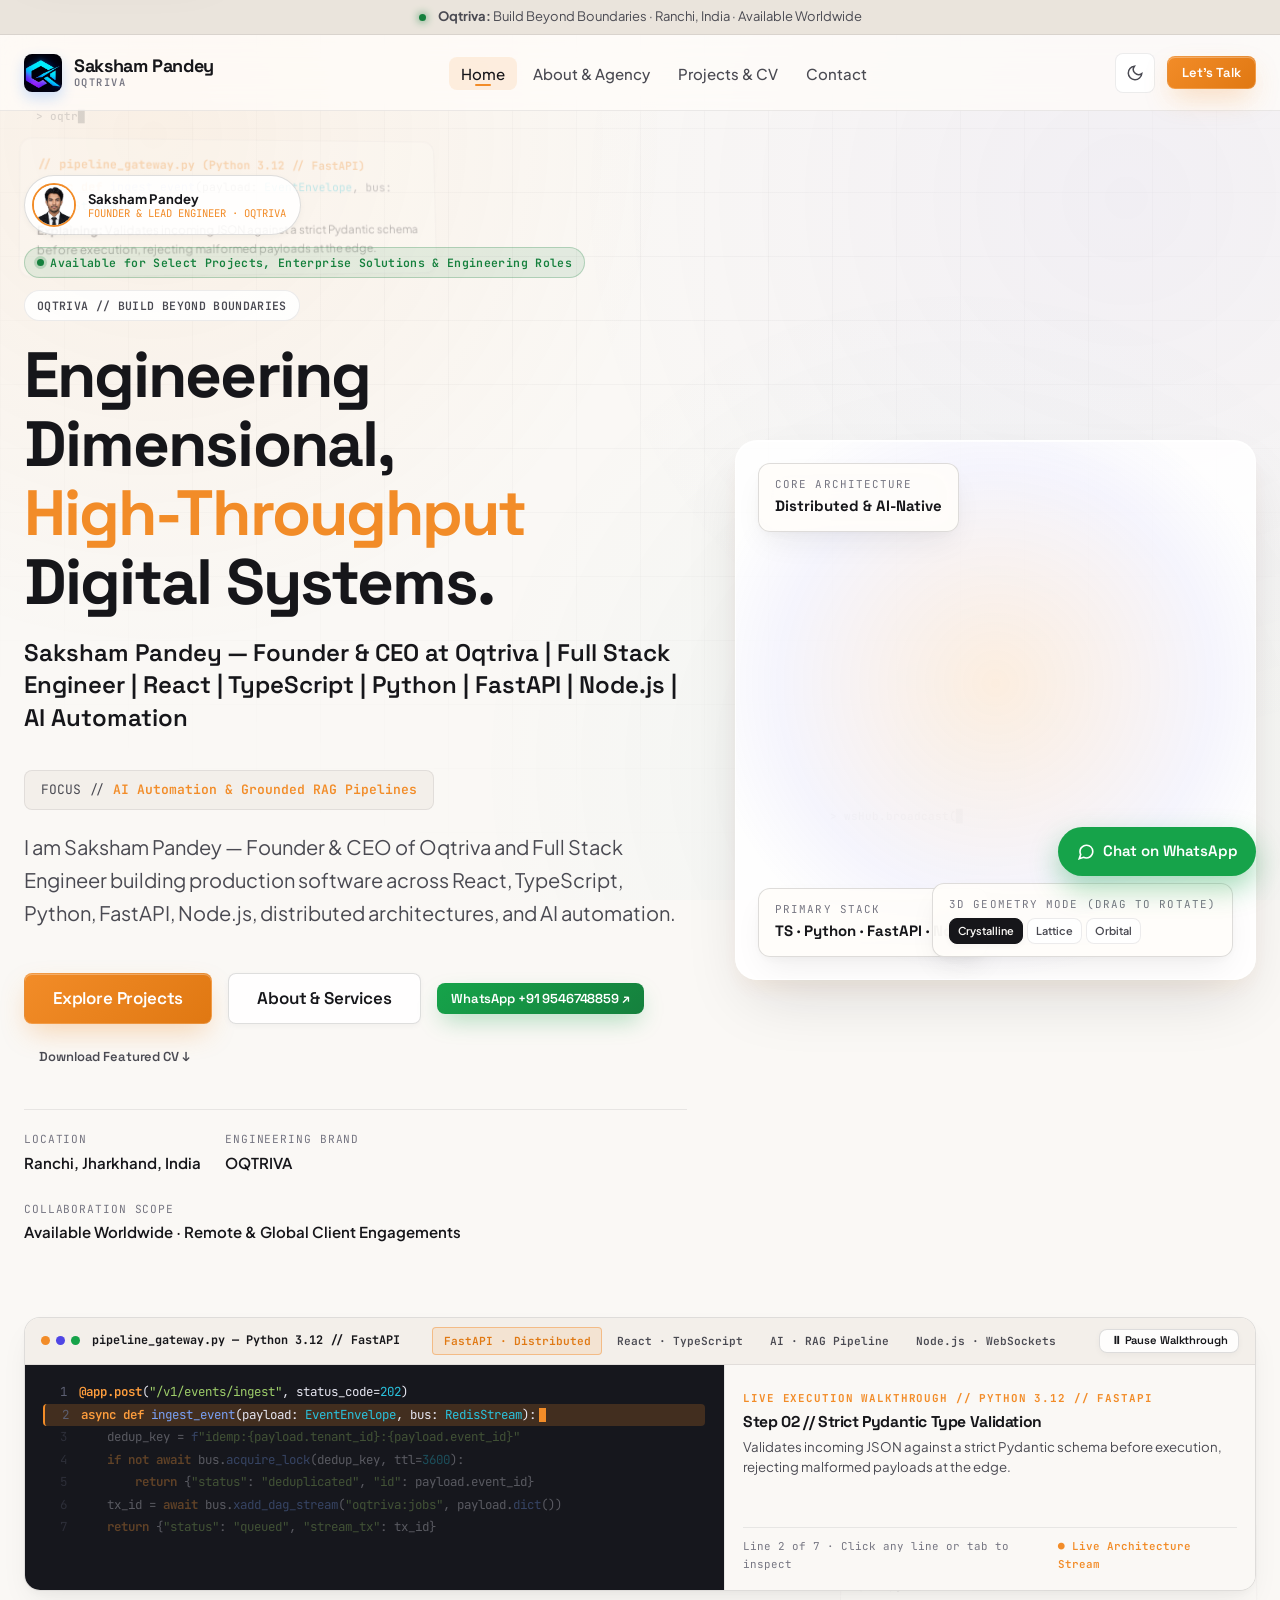
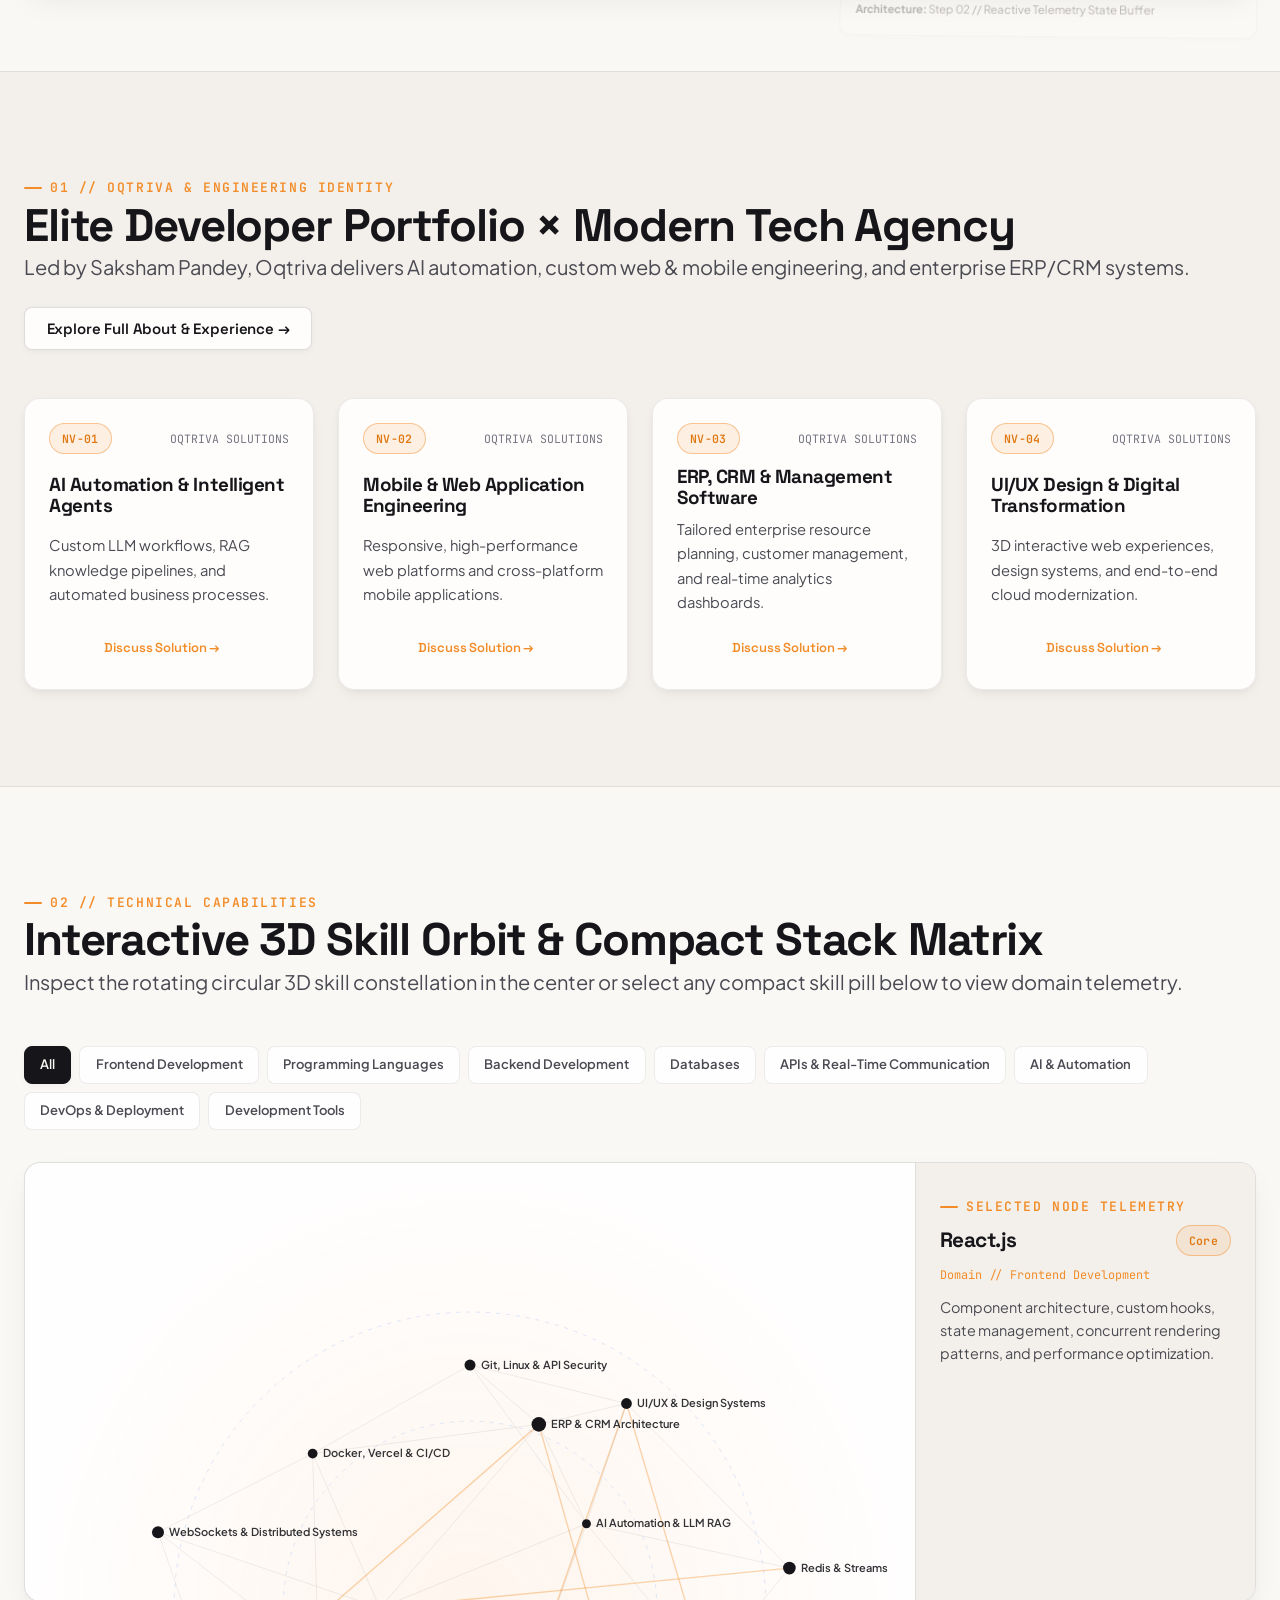
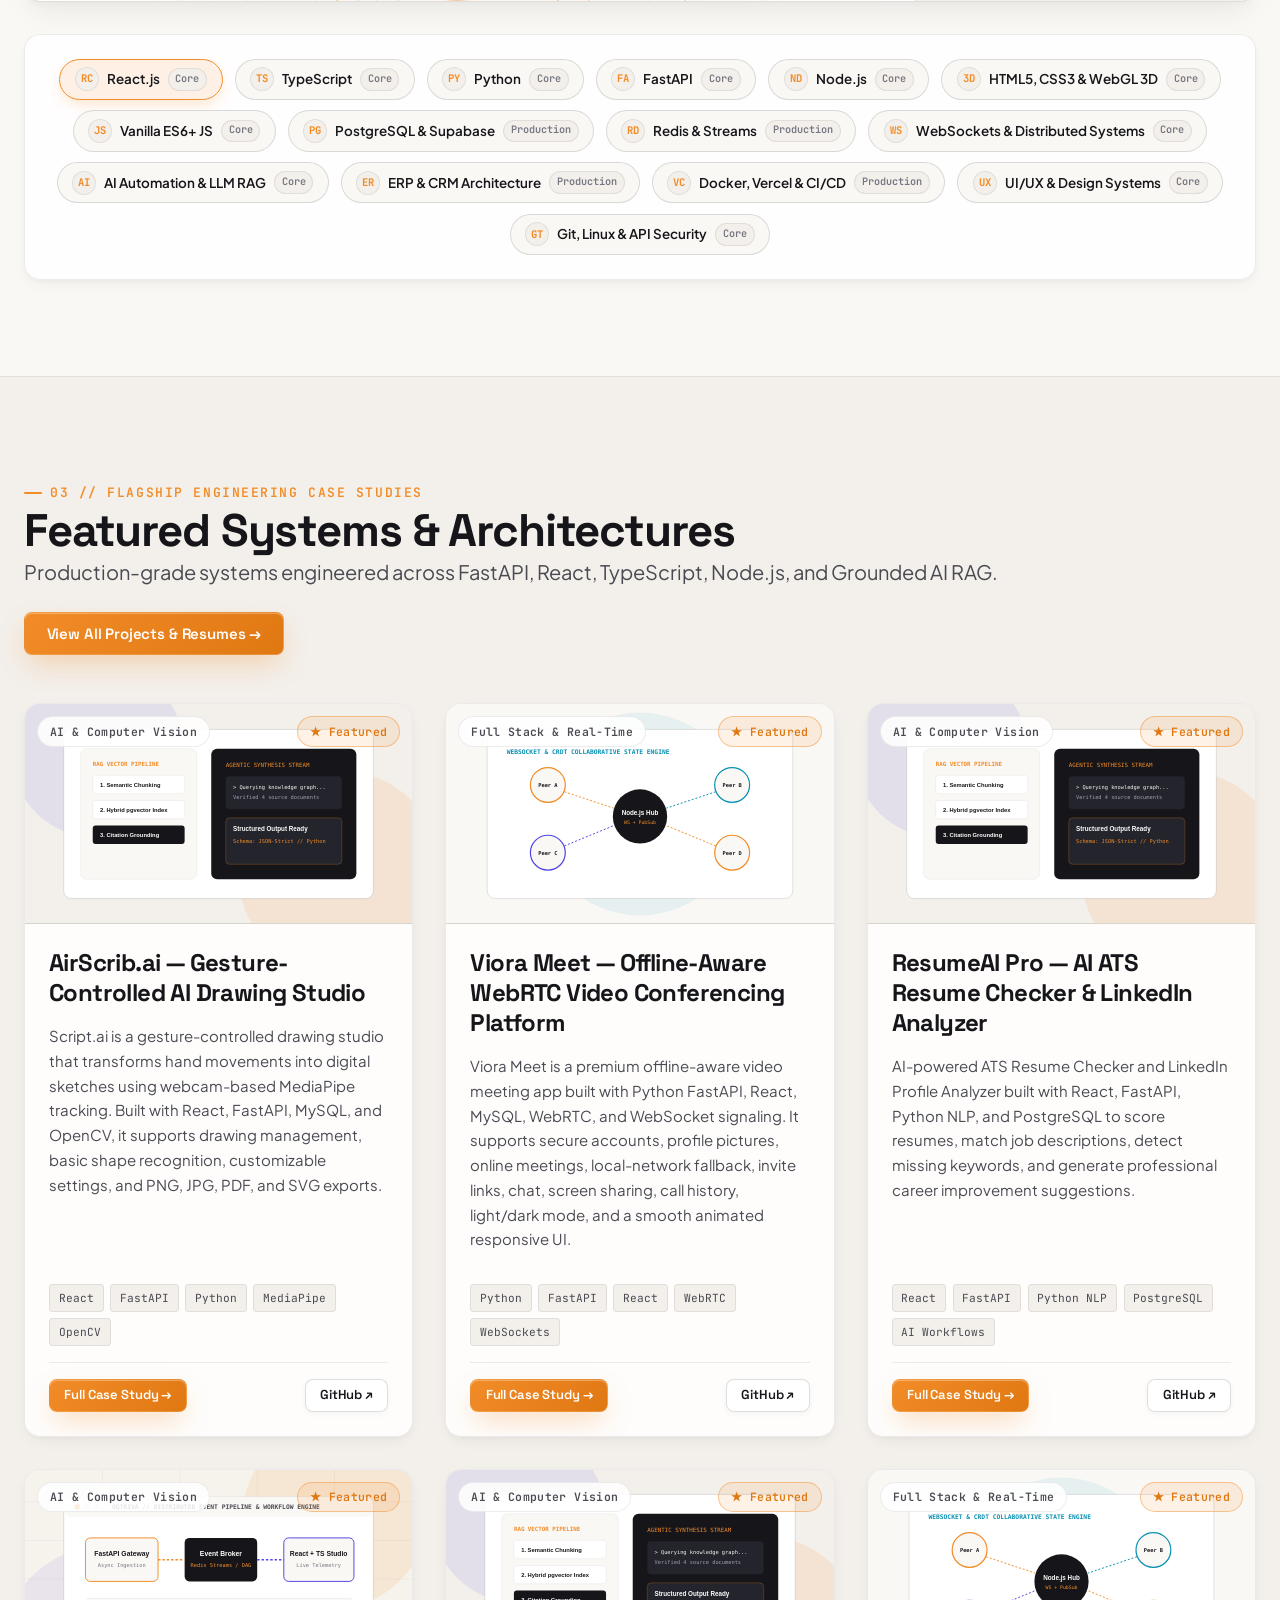
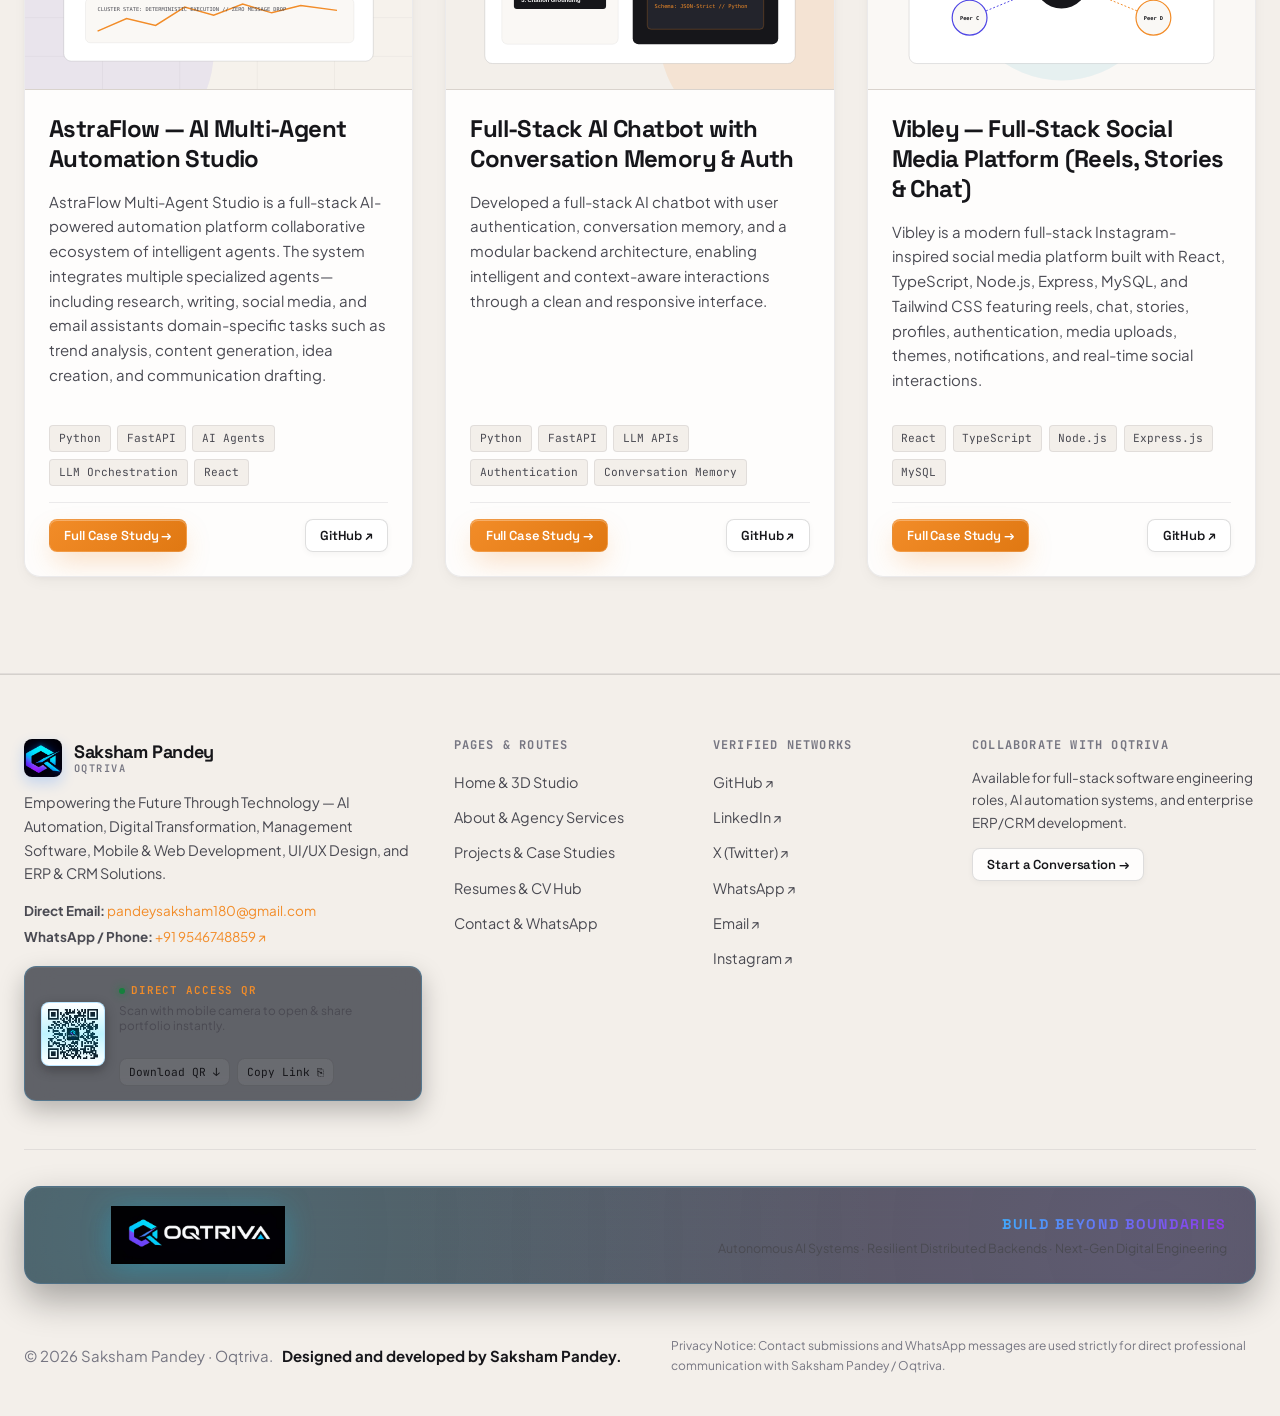
<file: index.html>
<!doctype html>
<html lang="en" data-theme="light">
  <head>
    <meta charset="UTF-8" />
    <meta name="viewport" content="width=device-width, initial-scale=1.0" />
    <title>Saksham Pandey — Founder &amp; Full Stack Engineer | OQTRIVA</title>
    <meta
      name="description"
      content="Saksham Pandey — Founder &amp; Full Stack Engineer at Oqtriva in Ranchi, Jharkhand, India. Specializing in React, TypeScript, Python, FastAPI, Node.js, AI Automation, ERP/CRM, and Distributed Systems."
    />
    <meta name="author" content="Saksham Pandey" />
    <meta name="robots" content="index, follow" />
    <link rel="canonical" href="https://sakshampandey.dev/" />

    <!-- Open Graph / Social Sharing -->
    <meta property="og:type" content="website" />
    <meta
      property="og:title"
      content="Saksham Pandey | Founder &amp; Full Stack Engineer — OQTRIVA"
    />
    <meta
      property="og:description"
      content="Explore interactive 3D architecture, AI automation, ERP/CRM solutions, and full-stack software engineering by Saksham Pandey (Oqtriva)."
    />
    <meta property="og:image" content="assets/images/saksham-profile.png" />
    <meta name="twitter:card" content="summary_large_image" />

    <!-- OQTRIVA Favicon -->
    <link rel="icon" type="image/png" href="assets/icons/oqtriva-icon.png" />
    <link rel="icon" type="image/svg+xml" href="assets/icons/oqtriva-logo.svg" />

    <!-- Non-blocking Google Fonts with System Fallbacks -->
    <link rel="preconnect" href="https://fonts.googleapis.com" />
    <link rel="preconnect" href="https://fonts.gstatic.com" crossorigin />
    <link
      href="https://fonts.googleapis.com/css2?family=JetBrains+Mono:wght@500;600;700&amp;family=Plus+Jakarta+Sans:wght@400;500;600;700&amp;family=Space+Grotesk:wght@600;700&amp;display=swap"
      rel="stylesheet"
    />

    <!-- Unified & Modular Design System Stylesheet -->
    <link rel="stylesheet" href="style.css" />
  </head>
  <body data-page="index.html">
    <!-- Keyboard Accessibility Skip Link -->
    <a href="#mainContent" class="skip-link">Skip to main content</a>

    <!-- Full-Viewport Interactive 3D Particle + Terminal Stream Background Canvas -->
    <canvas id="ambient3dBgCanvas" class="ambient-3d-canvas" aria-hidden="true"></canvas>

    <!-- Centralized "Teleport Drop-In" (< />) Route Transition Overlay -->
    <div id="teleportTransitionOverlay" class="teleport-overlay" aria-hidden="true">
      <div class="teleport-overlay__core">
        <span class="teleport-overlay__bracket teleport-overlay__bracket--left">&lt;</span>
        <span class="teleport-overlay__slash">/</span>
        <span class="teleport-overlay__bracket teleport-overlay__bracket--right">&gt;</span>
        <div class="teleport-overlay__ring"></div>
        <span class="teleport-overlay__label">OQTRIVA // TELEPORT ROUTE</span>
      </div>
    </div>

    <!-- Optional Desktop Custom Cursor -->
    <div id="customCursor" class="custom-cursor" aria-hidden="true"></div>

    <!-- A. Animated 3D Opening Sequence with Full-Page Live Coding & Explanation Background -->
    <div
      id="introOverlay"
      class="intro-overlay"
      role="dialog"
      aria-label="Welcome intro sequence"
    >
      <!-- Full-Page Live Coding & Real-Time Code Explanation Background -->
      <div class="intro-code-backdrop" aria-hidden="true">
        <div class="intro-code-column">
          <div class="intro-code-card">
            <div class="intro-code-card__header">
              <span>LIVE MODULE 01 // pipeline_gateway.py</span>
              <span>Python · FastAPI</span>
            </div>
            <div><span class="tok-kw">@app.post</span>(<span class="tok-str">"/v1/events/ingest"</span>, status_code=<span class="tok-typ">202</span>)</div>
            <div><span class="tok-kw">async def</span> <span class="tok-fn">ingest_event</span>(payload: <span class="tok-typ">EventEnvelope</span>):</div>
            <div>&nbsp;&nbsp;tx = <span class="tok-kw">await</span> bus.<span class="tok-fn">xadd_dag_stream</span>(<span class="tok-str">"oqtriva:jobs"</span>, payload)</div>
            <div class="intro-code-explain-pill">
              <strong>Live Code Explanation:</strong> Non-blocking FastAPI gateway validates distributed event schemas and appends tasks to a Redis DAG stream with zero message drop.
            </div>
          </div>

          <div class="intro-code-card">
            <div class="intro-code-card__header">
              <span>LIVE MODULE 02 // rag_synthesizer.py</span>
              <span>AI · pgvector RAG</span>
            </div>
            <div><span class="tok-kw">async def</span> <span class="tok-fn">grounded_rag_query</span>(query: <span class="tok-typ">str</span>):</div>
            <div>&nbsp;&nbsp;chunks = <span class="tok-kw">await</span> db.<span class="tok-fn">hybrid_rrf_search</span>(query, top_k=<span class="tok-typ">6</span>)</div>
            <div>&nbsp;&nbsp;<span class="tok-kw">yield</span> llm.<span class="tok-fn">stream_cited_response</span>(chunks)</div>
            <div class="intro-code-explain-pill">
              <strong>Live Code Explanation:</strong> Combines vector embeddings with BM25 keyword search (Reciprocal Rank Fusion) to stream verifiable, citation-grounded AI answers.
            </div>
          </div>
        </div>

        <div class="intro-code-column">
          <div class="intro-code-card">
            <div class="intro-code-card__header">
              <span>LIVE MODULE 03 // useSpatialTelemetry.ts</span>
              <span>React · TypeScript</span>
            </div>
            <div><span class="tok-kw">export function</span> <span class="tok-fn">useSpatialTelemetry</span>&lt;<span class="tok-typ">TFrame</span>&gt;(ch: <span class="tok-typ">string</span>) {</div>
            <div>&nbsp;&nbsp;rafRef.current = <span class="tok-fn">requestAnimationFrame</span>(() =&gt; <span class="tok-fn">setFrame</span>(pkt));</div>
            <div>}</div>
            <div class="intro-code-explain-pill">
              <strong>Live Code Explanation:</strong> Coalesces high-frequency WebSocket telemetry packets into 60fps browser repaint frames so 3D UI scenes stay silky smooth.
            </div>
          </div>

          <div class="intro-code-card">
            <div class="intro-code-card__header">
              <span>LIVE MODULE 04 // state_broker.js</span>
              <span>Node.js · WebSockets</span>
            </div>
            <div>socket.<span class="tok-fn">on</span>(<span class="tok-str">"message"</span>, (delta) =&gt; {</div>
            <div>&nbsp;&nbsp;<span class="tok-kw">const</span> patch = crdt.<span class="tok-fn">mergeStateDelta</span>(roomId, delta);</div>
            <div>&nbsp;&nbsp;redisPub.<span class="tok-fn">publish</span>(<span class="tok-str">`room:${roomId}`</span>, patch);</div>
            <div>});</div>
            <div class="intro-code-explain-pill">
              <strong>Live Code Explanation:</strong> Merges concurrent peer state updates deterministically and broadcasts across distributed Node.js cluster instances.
            </div>
          </div>
        </div>
      </div>

      <div class="intro-stage">
        <div class="intro-prism" aria-hidden="true">
          <img
            src="assets/icons/oqtriva-icon.png"
            alt="OQTRIVA Logo"
            style="width: 68px; height: 68px; border-radius: 14px; box-shadow: 0 16px 36px rgba(0, 212, 255, 0.35); object-fit: contain;"
          />
        </div>
        <span class="intro-brand">OQTRIVA</span>
        <p class="intro-name">Saksham Pandey</p>
        <p id="introLiveStatusText" class="intro-live-status">
          Compiling FastAPI Async Gateway &amp; 3D Spatial Environment...
        </p>
        <div class="intro-bar" aria-hidden="true">
          <div class="intro-bar__fill"></div>
        </div>
        <button
          type="button"
          class="btn btn--primary btn--sm"
          style="margin-top: 0.4rem"
          onclick="window.__dismissPortfolioIntro && window.__dismissPortfolioIntro()"
        >
          Enter Portfolio Now →
        </button>
      </div>
      <button
        type="button"
        id="skipIntroBtn"
        class="intro-skip-btn"
        onclick="window.__dismissPortfolioIntro && window.__dismissPortfolioIntro()"
      >
        Skip Intro [Esc] ↗
      </button>
    </div>

    <!-- Immediate Fail-Safe Script so Skip Button & Auto-Transition Always Work -->
    <script>
      (function () {
        try {
          if (sessionStorage.getItem('oqtriva_intro_seen_session') === 'true') {
            var existing = document.getElementById('introOverlay');
            if (existing) existing.style.display = 'none';
          }
        } catch (e) {}
        window.__dismissPortfolioIntro = function () {
          var el = document.getElementById('introOverlay');
          if (!el) return;
          el.classList.add('is-hidden');
          el.setAttribute('aria-hidden', 'true');
          try {
            sessionStorage.setItem('oqtriva_intro_seen_session', 'true');
          } catch (e) {}
          setTimeout(function () {
            el.style.display = 'none';
          }, 600);
        };
        document.addEventListener('keydown', function (e) {
          if (e.key === 'Escape') window.__dismissPortfolioIntro();
        });
        setTimeout(window.__dismissPortfolioIntro, 2400);
      })();
    </script>

    <!-- Live Persistence / Local Preview Mode Status Bar -->
    <div
      id="syncStatusBanner"
      class="sync-banner"
      role="region"
      aria-label="Persistence status"
    >
      <span class="sync-banner__dot"></span>
      <span>Oqtriva · Build Beyond Boundaries</span>
    </div>

    <!-- Site Header & Multi-Page Navigation with OQTRIVA Logo -->
    <header id="siteHeader" class="site-header">
      <div class="container site-header__inner">
        <a href="index.html" class="brand-logo" aria-label="Saksham Pandey — OQTRIVA Home">
          <img
            src="assets/icons/oqtriva-icon.png"
            alt="OQTRIVA Logo"
            class="brand-logo__img"
          />
          <span class="brand-logo__meta">
            <span id="navBrandName">Saksham Pandey</span>
            <span id="navBrandSub" class="brand-logo__sub">OQTRIVA</span>
          </span>
        </a>

        <nav aria-label="Primary Navigation">
          <ul id="navMenuList" class="nav-menu">
            <li>
              <a href="index.html" class="nav-link is-active" data-page-route="index.html">Home</a>
            </li>
            <li>
              <a href="about.html" class="nav-link" data-page-route="about.html">About &amp; Agency</a>
            </li>
            <li>
              <a href="projects.html" class="nav-link" data-page-route="projects.html">Projects &amp; CV</a>
            </li>
            <li>
              <a href="contact.html" class="nav-link" data-page-route="contact.html">Contact</a>
            </li>
          </ul>
        </nav>

        <div class="header-actions">
          <button
            type="button"
            id="themeToggleBtn"
            class="btn btn--icon"
            aria-label="Toggle color theme"
          >
            <svg
              width="18"
              height="18"
              viewBox="0 0 24 24"
              fill="none"
              stroke="currentColor"
              stroke-width="2"
              aria-hidden="true"
            >
              <path d="M21 12.79A9 9 0 1 1 11.21 3 7 7 0 0 0 21 12.79z" />
            </svg>
          </button>
          <a
            href="contact.html"
            id="headerContactCta"
            class="btn btn--primary btn--sm header-cta-desktop"
          >
            Let’s Talk
          </a>
          <button
            type="button"
            id="mobileMenuToggle"
            class="mobile-menu-toggle"
            aria-label="Toggle navigation menu"
            aria-expanded="false"
            aria-controls="navMenuList"
          >
            <svg
              width="20"
              height="20"
              viewBox="0 0 24 24"
              fill="none"
              stroke="currentColor"
              stroke-width="2"
              aria-hidden="true"
            >
              <line x1="3" y1="6" x2="21" y2="6" />
              <line x1="3" y1="12" x2="21" y2="12" />
              <line x1="3" y1="18" x2="21" y2="18" />
            </svg>
          </button>
        </div>
      </div>
    </header>

    <!-- Main Content Landmark -->
    <main id="mainContent">
      <!-- 1. HERO SECTION WITH PROFILE PORTRAIT, 3D SCULPTURE & LIVE CODING EXPLAINER -->
      <section id="home" class="hero-section">
        <!-- Ambient Full-Page Background Live Coding & Explanation Streams -->
        <div class="hero-livecode-backdrop" aria-hidden="true">
          <div id="heroBgCodeLeft" class="hero-livecode-stream hero-livecode-stream--left">
            <div style="color:var(--accent-primary);font-weight:700;margin-bottom:4px;">// pipeline_gateway.py (Python · FastAPI)</div>
            <div><span class="tok-kw">@app.post</span>(<span class="tok-str">"/v1/events/ingest"</span>, status_code=<span class="tok-typ">202</span>)</div>
            <div style="margin-top:6px;font-family:var(--font-sans);font-size:0.72rem;color:var(--text-primary);">
              <strong>Explaining:</strong> Non-blocking FastAPI gateway validates distributed payloads at the edge.
            </div>
          </div>

          <div id="heroBgCodeRight" class="hero-livecode-stream hero-livecode-stream--right">
            <div style="color:var(--accent-secondary);font-weight:700;margin-bottom:4px;">// useSpatialTelemetry.ts (React · TypeScript)</div>
            <div>rafRef.current = <span class="tok-fn">requestAnimationFrame</span>(() =&gt; <span class="tok-fn">setFrame</span>(incoming));</div>
            <div style="margin-top:6px;font-family:var(--font-sans);font-size:0.72rem;color:var(--text-primary);">
              <strong>Architecture:</strong> Step 07 // Hardware-Synchronized 60fps State Commit
            </div>
          </div>
        </div>

        <div class="container hero-grid">
          <div class="hero-content reveal">
            <!-- Profile Portrait Badge + Availability -->
            <div class="hero-badges">
              <div class="hero-portrait-badge">
                <img
                  id="heroProfileImage"
                  src="assets/images/saksham-profile.png"
                  alt="Saksham Pandey — Founder &amp; Full Stack Engineer at Oqtriva"
                  class="hero-portrait-badge__img"
                />
                <div style="display:flex;flex-direction:column;line-height:1.2;min-width:0;">
                  <span style="font-weight:700;font-size:0.82rem;color:var(--text-primary);">Saksham Pandey</span>
                  <span class="mono" style="font-size:0.66rem;color:var(--accent-primary);">FOUNDER &amp; LEAD ENGINEER · OQTRIVA</span>
                </div>
              </div>

              <span id="heroAvailabilityBadge" class="badge badge--available">
                <span class="badge--available__dot"></span>
                <span id="heroAvailabilityText"
                  >Available for Select Engineering Roles &amp; Enterprise Projects</span
                >
              </span>
              <span id="heroEyebrow" class="badge"
                >OQTRIVA // BUILD BEYOND BOUNDARIES</span
              >
            </div>

            <h1 class="hero-title">
              <span id="heroTitlePrefix">Engineering Dimensional,</span>
              <span id="heroTitleHighlight" class="hero-title__highlight"
                >High-Throughput</span
              >
              <span id="heroTitleSuffix">Digital Systems.</span>
            </h1>

            <p id="heroHeadlineText" class="hero-headline">
              Saksham Pandey — Full Stack Engineer | React | TypeScript | Python
              | FastAPI | Node.js | Distributed Systems | AI Applications
            </p>

            <div class="hero-specialty-bar" aria-live="polite">
              <span>FOCUS //</span>
              <span
                id="heroDynamicSpecialty"
                class="hero-specialty-bar__dynamic"
                style="transition: opacity 0.18s ease"
              >
                Full Stack Systems (React + TypeScript + FastAPI)
              </span>
            </div>

            <p id="heroSubtitleText" class="hero-intro">
              I am Saksham Pandey — Founder of Oqtriva and Full Stack Engineer building production software across React, TypeScript, Python, FastAPI, Node.js, distributed architectures, and applied AI.
            </p>

            <div class="hero-cta-group">
              <a
                href="projects.html"
                id="heroPrimaryCta"
                class="btn btn--primary btn--lg"
              >
                Explore Projects
              </a>
              <a
                href="projects.html#resumes"
                id="heroSecondaryCta"
                class="btn btn--secondary btn--lg"
              >
                View Resumes &amp; CV
              </a>
              <a
                href="https://wa.me/919546748859"
                target="_blank"
                rel="noopener noreferrer"
                class="btn btn--whatsapp btn--sm"
              >
                WhatsApp +91 9546748859 ↗
              </a>
              <button
                type="button"
                id="heroFeaturedResumeBtn"
                class="btn btn--ghost btn--sm"
              >
                Download Featured CV ↓
              </button>
            </div>

            <div class="hero-meta-strip">
              <div class="hero-meta-item">
                <span class="hero-meta-item__label">Location</span>
                <span id="heroMetaLocation" class="hero-meta-item__value"
                  >Ranchi, Jharkhand, India</span
                >
              </div>
              <div class="hero-meta-item">
                <span class="hero-meta-item__label">Engineering Brand</span>
                <span id="heroMetaBrand" class="hero-meta-item__value"
                  >OQTRIVA</span
                >
              </div>
              <div class="hero-meta-item">
                <span class="hero-meta-item__label">Collaboration Scope</span>
                <span id="heroMetaRelocation" class="hero-meta-item__value"
                  >Global Remote, Freelance &amp; Full-Time Roles</span
                >
              </div>
            </div>
          </div>

          <!-- Interactive 3D Hero Stage -->
          <div class="hero-3d-stage reveal reveal-delay-1">
            <div class="hero-canvas-wrapper">
              <div class="spatial-card spatial-card--top-left float-slow">
                <span id="spatialTopLabel" class="spatial-card__label"
                  >OQTRIVA STUDIO</span
                >
                <span id="spatialTopValue" class="spatial-card__value"
                  >AI · Web · ERP · CRM</span
                >
              </div>

              <canvas
                id="hero3dCanvas"
                aria-label="Interactive 3D architectural polyhedron representing Saksham Pandey's engineering stack"
              ></canvas>

              <div
                class="spatial-card spatial-card--bottom-left float-Slow-reverse"
              >
                <span id="spatialBottomLabel" class="spatial-card__label"
                  >PRIMARY STACK</span
                >
                <span id="spatialBottomValue" class="spatial-card__value"
                  >TS · Python · FastAPI · Node</span
                >
              </div>

              <div
                class="spatial-card spatial-card--bottom-right"
                style="pointer-events: auto"
              >
                <span class="spatial-card__label" style="margin-bottom: 4px"
                  >3D GEOMETRY MODE (DRAG TO ROTATE)</span
                >
                <div style="display: flex; flex-wrap: wrap; gap: 4px">
                  <button
                    type="button"
                    class="filter-pill is-active"
                    style="padding: 3px 8px; font-size: 0.68rem"
                    data-sculpture-mode="crystalline"
                  >
                    Crystalline
                  </button>
                  <button
                    type="button"
                    class="filter-pill"
                    style="padding: 3px 8px; font-size: 0.68rem"
                    data-sculpture-mode="lattice"
                  >
                    Lattice
                  </button>
                  <button
                    type="button"
                    class="filter-pill"
                    style="padding: 3px 8px; font-size: 0.68rem"
                    data-sculpture-mode="orbital"
                  >
                    Orbital
                  </button>
                </div>
              </div>
            </div>
          </div>

          <!-- Interactive Live Coding & Real-Time Code Explanation Workbench -->
          <div id="heroLiveCodeWorkbench" class="live-code-workbench" style="grid-column: 1 / -1;">
            <div class="live-code-workbench__topbar">
              <div style="display:flex;align-items:center;gap:0.75rem;min-width:0;">
                <span class="live-code-workbench__dots" aria-hidden="true">
                  <span class="live-code-workbench__dot" style="background:#F28C28;"></span>
                  <span class="live-code-workbench__dot" style="background:#4F46E5;"></span>
                  <span class="live-code-workbench__dot" style="background:#16A34A;"></span>
                </span>
                <span id="liveCodeFileName" class="mono" style="font-size:0.74rem;font-weight:700;color:var(--text-primary);">
                  pipeline_gateway.py — Python 3.12 // FastAPI
                </span>
              </div>

              <div id="liveCodeTabs" class="live-code-workbench__tabs" role="tablist" aria-label="Switch live code module">
                <!-- Populated dynamically -->
              </div>

              <button type="button" id="liveCodePauseBtn" class="btn btn--secondary btn--sm" style="padding:0.28rem 0.65rem;font-size:0.7rem;">
                ⏸ Pause Walkthrough
              </button>
            </div>

            <div class="live-code-workbench__body">
              <div id="liveCodeEditorPane" class="live-code-editor" aria-label="Live code execution stream">
                <!-- Populated dynamically line-by-line -->
              </div>
              <div class="live-code-explainer-pane" aria-live="polite">
                <div>
                  <span id="liveExplainerBadge" class="explainer-step-badge">
                    LIVE EXECUTION WALKTHROUGH // Python · FastAPI
                  </span>
                  <h3 id="liveExplainerTitle" class="explainer-step-title">
                    Step 01 // Non-Blocking Async API Gateway
                  </h3>
                  <p id="liveExplainerDesc" class="explainer-step-desc">
                    Exposes a high-concurrency FastAPI endpoint that accepts distributed event payloads with HTTP 202 Accepted semantics.
                  </p>
                </div>
                <div class="explainer-progress-dots">
                  <span id="liveExplainerCounter">Line 1 of 7 · Click any line or tab to inspect</span>
                  <span style="color:var(--accent-primary);font-weight:600;">● Live Architecture Stream</span>
                </div>
              </div>
            </div>
          </div>
        </div>
      </section>

      <!-- 2. OQTRIVA AGENCY SOLUTIONS & PORTRAIT OVERVIEW -->
      <section id="about" class="section section--alt">
        <div class="container">
          <div class="section-header section-header--split reveal">
            <div>
              <span class="section-eyebrow">01 // Oqtriva &amp; Engineering Identity</span>
              <h2 class="section-title">Elite Developer Portfolio × Modern Tech Agency</h2>
              <p class="section-subtitle">
                Led by Saksham Pandey, Oqtriva delivers AI automation, custom web &amp; mobile engineering, and enterprise ERP/CRM systems.
              </p>
            </div>
            <a href="about.html" class="btn btn--secondary">
              Explore Full About &amp; Experience →
            </a>
          </div>

          <div id="agencyServicesGrid" class="agency-services-grid reveal">
            <!-- Populated dynamically from repository -->
          </div>
        </div>
      </section>

      <!-- 3. INTERACTIVE 3D SKILLS ORBIT & COMPACT SKILL PILL/CHIP MATRIX -->
      <section id="skills" class="section">
        <div class="container">
          <div class="section-header section-header--split reveal">
            <div>
              <span class="section-eyebrow">02 // Technical Capabilities</span>
              <h2 class="section-title">
                Interactive 3D Skill Orbit &amp; Compact Stack Matrix
              </h2>
              <p class="section-subtitle">
                Inspect the rotating circular 3D skill constellation in the center or select any compact skill pill below to view domain telemetry.
              </p>
            </div>
          </div>

          <div class="skills-controls reveal">
            <div
              id="skillsCategoryFilters"
              class="filter-group"
              role="tablist"
              aria-label="Filter skills by category"
            >
              <!-- Populated dynamically -->
            </div>
          </div>

          <div class="skills-layout">
            <!-- Rotating Circular/Orbit Animation Intact in the Center -->
            <div class="skills-constellation-stage reveal">
              <div class="constellation-canvas-wrap">
                <canvas
                  id="skillConstellationCanvas"
                  aria-label="Interactive rotating circular 3D skill constellation"
                ></canvas>
              </div>
              <aside
                id="skillConstellationInspector"
                class="constellation-inspector"
                aria-live="polite"
              >
                <!-- Populated dynamically when a skill node or pill is selected -->
              </aside>
            </div>

            <!-- Compact, Neatly Formatted Pill/Chip Templates Across Balanced Rows -->
            <div
              id="skillsGridContainer"
              class="skills-pills-matrix reveal reveal-delay-1"
            >
              <!-- Populated dynamically as compact .skill-chip-pill buttons -->
            </div>
          </div>
        </div>
      </section>

      <!-- 4. FEATURED PROJECTS PREVIEW (LINKS TO PROJECTS.HTML) -->
      <section id="projects-preview" class="section section--alt">
        <div class="container">
          <div class="section-header section-header--split reveal">
            <div>
              <span class="section-eyebrow">03 // Flagship Engineering Case Studies</span>
              <h2 class="section-title">Featured Systems &amp; Architectures</h2>
              <p class="section-subtitle">
                Production-grade systems engineered across FastAPI, React, TypeScript, Node.js, and Grounded AI RAG.
              </p>
            </div>
            <a href="projects.html" class="btn btn--primary">
              View All Projects &amp; Resumes →
            </a>
          </div>

          <div id="homeFeaturedProjectsGrid" class="projects-grid reveal">
            <!-- Populated dynamically -->
          </div>
        </div>
      </section>
    </main>

    <!-- GLOBAL VERIFIED FOOTER -->
    <footer class="site-footer">
      <div class="container">
        <div class="footer-grid">
          <div>
            <a href="index.html" class="brand-logo" style="margin-bottom: 0.85rem">
              <img
                src="assets/icons/oqtriva-icon.png"
                alt="OQTRIVA Logo"
                class="brand-logo__img"
              />
              <span class="brand-logo__meta">
                <span id="footerBrandName">Saksham Pandey</span>
                <span id="footerCompanySub" class="brand-logo__sub"
                  >OQTRIVA</span
                >
              </span>
            </a>
            <p
              id="footerTagline"
              style="font-size: 0.9rem; color: var(--text-secondary); max-width: 38ch; margin-bottom: 0.85rem;"
            >
              Engineering resilient distributed backends, intelligent AI applications, ERP/CRM platforms, and dimensional web interfaces from India for the global web.
            </p>
            <div style="font-size: 0.84rem; color: var(--text-secondary); display: flex; flex-direction: column; gap: 0.25rem;">
              <span><strong>Direct Email:</strong> <a href="mailto:pandeysaksham180@gmail.com" style="color:var(--accent-primary);">pandeysaksham180@gmail.com</a></span>
              <span><strong>WhatsApp / Phone:</strong> <a href="https://wa.me/919546748859" target="_blank" rel="noopener noreferrer" style="color:var(--accent-primary);">+91 9546748859 ↗</a></span>
            </div>

            <!-- Direct Access QR Card (Circled Location in Footer Column 1) -->
            <div class="footer-qr-card">
              <button
                type="button"
                id="footerQrThumbBtn"
                class="footer-qr-card__thumb"
                title="Click to enlarge &amp; scan QR code"
                aria-label="Enlarge QR Code"
              >
                <img
                  src="assets/images/oqtriva-portfolio-qr.png"
                  alt="OQTRIVA Portfolio QR Code"
                  loading="lazy"
                />
              </button>
              <div class="footer-qr-card__info">
                <span class="footer-qr-card__tag">Direct Access QR</span>
                <p class="footer-qr-card__desc">
                  Scan with mobile camera to open &amp; share portfolio instantly.
                </p>
                <div class="footer-qr-card__actions">
                  <a
                    href="assets/images/oqtriva-portfolio-qr.png"
                    download="Oqtriva-Portfolio-QR.png"
                    class="footer-qr-btn"
                    title="Download high-res scannable QR Code"
                  >
                    Download QR ↓
                  </a>
                  <button
                    type="button"
                    id="copyShareLinkBtn"
                    class="footer-qr-btn"
                    title="Copy direct portfolio link"
                  >
                    Copy Link ⎘
                  </button>
                </div>
              </div>
            </div>
          </div>

          <div>
            <h3
              class="mono"
              style="font-size: 0.75rem; text-transform: uppercase; letter-spacing: 0.1em; color: var(--text-muted); margin-bottom: 0.85rem;"
            >
              Pages &amp; Routes
            </h3>
            <ul
              id="footerNavLinks"
              style="display: flex; flex-direction: column; gap: 0.45rem"
            >
              <li><a href="index.html">Home &amp; 3D Studio</a></li>
              <li><a href="about.html">About &amp; Agency Services</a></li>
              <li><a href="projects.html">Projects &amp; Case Studies</a></li>
              <li><a href="projects.html#resumes">Resumes &amp; CV Hub</a></li>
              <li><a href="contact.html">Contact &amp; WhatsApp</a></li>
            </ul>
          </div>

          <div>
            <h3
              class="mono"
              style="font-size: 0.75rem; text-transform: uppercase; letter-spacing: 0.1em; color: var(--text-muted); margin-bottom: 0.85rem;"
            >
              Verified Networks
            </h3>
            <ul
              id="footerSocialLinks"
              style="display: flex; flex-direction: column; gap: 0.45rem"
            >
              <li><a href="https://github.com/sakshampandey380" target="_blank" rel="noopener noreferrer">GitHub ↗</a></li>
              <li><a href="https://www.linkedin.com/in/saksham-pandey-184515250" target="_blank" rel="noopener noreferrer">LinkedIn ↗</a></li>
              <li><a href="https://x.com/PandeySaks42860" target="_blank" rel="noopener noreferrer">X (Twitter) ↗</a></li>
              <li><a href="https://wa.me/919546748859" target="_blank" rel="noopener noreferrer">WhatsApp (+91 9546748859) ↗</a></li>
              <li><a href="mailto:pandeysaksham180@gmail.com">pandeysaksham180@gmail.com ↗</a></li>
            </ul>
          </div>

          <div>
            <h3
              class="mono"
              style="font-size: 0.75rem; text-transform: uppercase; letter-spacing: 0.1em; color: var(--text-muted); margin-bottom: 0.85rem;"
            >
              Collaborate with Oqtriva
            </h3>
            <p
              style="font-size: 0.85rem; color: var(--text-secondary); margin-bottom: 0.85rem;"
            >
              Available for full-stack software engineering roles, AI automation systems, and enterprise ERP/CRM development.
            </p>
            <a href="contact.html" class="btn btn--secondary btn--sm">
              Start a Conversation →
            </a>
          </div>
        </div>

        <!-- Lowest Section: OQTRIVA Frosted-Glass Blurred Banner (Second Pic with Blurred Backdrop) -->
        <div class="footer-oqtriva-banner-wrap">
          <div class="footer-oqtriva-banner-glass">
            <div class="footer-oqtriva-banner-img-wrap">
              <img
                src="assets/images/oqtriva-banner.png"
                alt="OQTRIVA — Build Beyond Boundaries"
                class="footer-oqtriva-banner-img"
                loading="lazy"
              />
            </div>
            <div class="footer-oqtriva-banner-meta">
              <span class="footer-oqtriva-tagline">Build Beyond Boundaries</span>
              <span class="footer-oqtriva-sub">
                Autonomous AI Systems · Resilient Distributed Backends · Next-Gen Digital Engineering
              </span>
            </div>
          </div>
        </div>

        <div class="footer-bottom">
          <div>
            <span
              >&copy; <span id="footerYear">2026</span>
              <span id="footerCopyrightHolder"
                >Saksham Pandey · OQTRIVA</span
              >.</span
            >
            <strong
              id="footerAttribution"
              style="color: var(--text-primary); margin-left: 0.35rem"
            >
              Designed and engineered by Saksham Pandey · Oqtriva.
            </strong>
          </div>
          <p
            id="footerPrivacyNotice"
            style="font-size: 0.75rem; color: var(--text-muted); max-width: 65ch; margin: 0;"
          ></p>
        </div>
      </div>
    </footer>

    <!-- Scannable High-Res QR Code Preview & Direct Share Modal -->
    <div id="qrPreviewModal" class="qr-modal" role="dialog" aria-modal="true" aria-hidden="true" aria-label="Portfolio Direct Access QR Code">
      <div class="qr-modal__backdrop"></div>
      <div class="qr-modal__dialog">
        <button type="button" id="closeQrModalBtn" class="qr-modal__close" aria-label="Close modal">✕</button>
        <div class="qr-modal__brand">
          <img src="assets/icons/oqtriva-icon.png" alt="OQTRIVA Emblem" />
          <span>OQTRIVA</span>
        </div>
        <h3 class="qr-modal__title">Direct Portfolio Access</h3>
        <p class="qr-modal__sub">Point any mobile phone camera or scanner at this QR code to load the live portfolio immediately.</p>
        <div class="qr-modal__qr-frame">
          <img src="assets/images/oqtriva-portfolio-qr.png" alt="Scannable OQTRIVA Portfolio QR Code" />
        </div>
        <div class="qr-modal__actions">
          <a href="assets/images/oqtriva-portfolio-qr.png" download="Oqtriva-Portfolio-QR.png" class="btn btn--primary btn--sm">
            Download QR Code ↓
          </a>
          <button type="button" onclick="navigator.clipboard.writeText(window.location.href.split('#')[0]);window.showToast&&window.showToast('Link copied to clipboard!','success');" class="btn btn--secondary btn--sm">
            Copy Share Link ⎘
          </button>
        </div>
      </div>
    </div>

    <!-- Floating WhatsApp CTA & Back to Top -->
    <div class="floating-actions">
      <button
        type="button"
        id="backToTopBtn"
        class="back-to-top"
        aria-label="Scroll back to top"
        title="Back to top"
      >
        ↑
      </button>
      <a
        id="floatingWhatsAppBtn"
        href="https://wa.me/919546748859"
        target="_blank"
        rel="noopener noreferrer"
        class="floating-whatsapp"
        aria-label="Chat with Saksham Pandey on WhatsApp"
      >
        <svg
          width="18"
          height="18"
          viewBox="0 0 24 24"
          fill="none"
          stroke="currentColor"
          stroke-width="2.2"
          aria-hidden="true"
        >
          <path
            d="M21 11.5a8.38 8.38 0 0 1-.9 3.8 8.5 8.5 0 0 1-7.6 4.7 8.38 8.38 0 0 1-3.8-.9L3 21l1.9-5.7a8.38 8.38 0 0 1-.9-3.8 8.5 8.5 0 0 1 4.7-7.6 8.38 8.38 0 0 1 3.8-.9h.5a8.48 8.48 0 0 1 8 8v.5z"
          />
        </svg>
        <span id="floatingWhatsAppLabel">Chat on WhatsApp</span>
      </a>
    </div>

    <!-- Unified Application Script (Compatible with both Vercel & local file://) -->
    <script defer src="script.js"></script>
  </body>
</html>
</file>
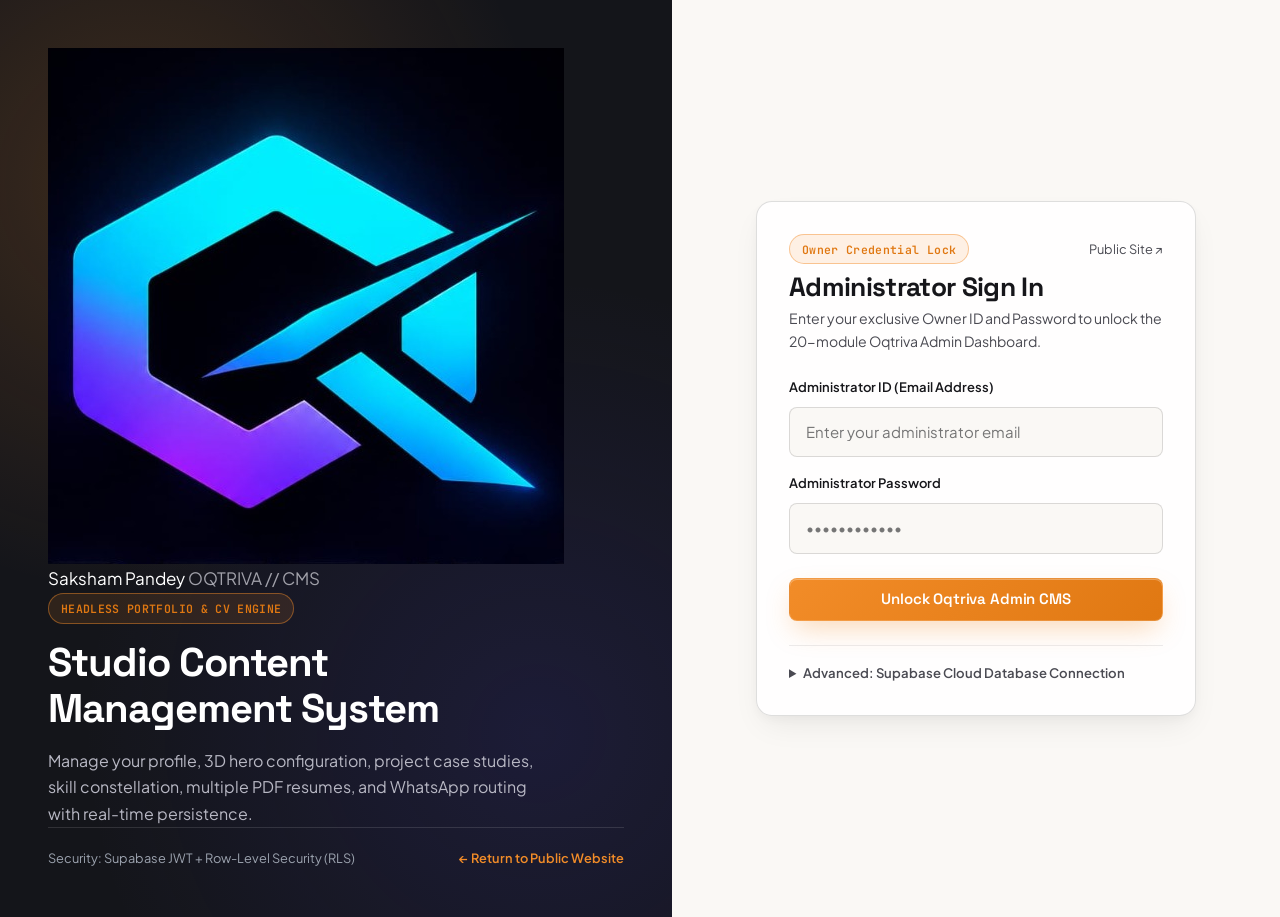
<file: admin/index.html>
<!doctype html>
<html lang="en" data-theme="light">
  <head>
    <meta charset="UTF-8" />
    <meta name="viewport" content="width=device-width, initial-scale=1.0" />
    <title>Admin Dashboard — Saksham Pandey | OQTRIVA CMS</title>
    <meta name="robots" content="noindex, nofollow" />
    <link rel="icon" type="image/png" href="../assets/icons/oqtriva-icon.png" />
    <link rel="icon" type="image/svg+xml" href="../assets/icons/oqtriva-logo.svg" />
    <link rel="preconnect" href="https://fonts.googleapis.com" />
    <link rel="preconnect" href="https://fonts.gstatic.com" crossorigin />
    <link
      href="https://fonts.googleapis.com/css2?family=JetBrains+Mono:wght@500;600;700&amp;family=Plus+Jakarta+Sans:wght@400;500;600;700&amp;family=Space+Grotesk:wght@600;700&amp;display=swap"
      rel="stylesheet"
    />
    <link rel="stylesheet" href="../css/tokens.css" />
    <link rel="stylesheet" href="../css/base.css" />
    <link rel="stylesheet" href="../css/components.css" />
    <link rel="stylesheet" href="css/admin.css" />
  </head>
  <body class="admin-body">
    <div class="admin-shell">
      <!-- Left Sidebar Navigation (All 20 Required Modules) -->
      <aside
        id="adminSidebar"
        class="admin-sidebar"
        aria-label="CMS Module Navigation"
      >
        <div class="admin-sidebar__brand">
          <a
            href="../index.html"
            class="brand-logo"
            title="View Public Website"
          >
            <img src="../assets/icons/oqtriva-icon.png" alt="OQTRIVA Logo" class="brand-logo__img" />
            <span class="brand-logo__meta">
              <span style="font-size: 0.95rem">OQTRIVA CMS</span>
              <span class="brand-logo__sub">SAKSHAM PANDEY</span>
            </span>
          </a>
        </div>

        <nav class="admin-sidebar__nav">
          <span class="admin-nav-group-label">Core &amp; Identity</span>
          <button
            type="button"
            class="admin-nav-btn is-active"
            data-admin-module="overview"
          >
            <span class="admin-nav-btn__left"
              ><span>01</span> <span>Dashboard Overview</span></span
            >
          </button>
          <button
            type="button"
            class="admin-nav-btn"
            data-admin-module="profile"
          >
            <span class="admin-nav-btn__left"
              ><span>02</span> <span>Profile &amp; Personal Info</span></span
            >
          </button>
          <button type="button" class="admin-nav-btn" data-admin-module="hero">
            <span class="admin-nav-btn__left"
              ><span>03</span> <span>Hero &amp; 3D Stage</span></span
            >
          </button>
          <button type="button" class="admin-nav-btn" data-admin-module="about">
            <span class="admin-nav-btn__left"
              ><span>04</span> <span>About Section</span></span
            >
          </button>

          <span class="admin-nav-group-label">Portfolio Collections</span>
          <button
            type="button"
            class="admin-nav-btn"
            data-admin-module="skills"
          >
            <span class="admin-nav-btn__left"
              ><span>05</span> <span>Skills &amp; Categories</span></span
            >
          </button>
          <button
            type="button"
            class="admin-nav-btn"
            data-admin-module="experience"
          >
            <span class="admin-nav-btn__left"
              ><span>06</span> <span>Experience</span></span
            >
          </button>
          <button
            type="button"
            class="admin-nav-btn"
            data-admin-module="education"
          >
            <span class="admin-nav-btn__left"
              ><span>07</span> <span>Education</span></span
            >
          </button>
          <button
            type="button"
            class="admin-nav-btn"
            data-admin-module="projects"
          >
            <span class="admin-nav-btn__left"
              ><span>08</span> <span>Projects Showcase</span></span
            >
          </button>
          <button
            type="button"
            class="admin-nav-btn"
            data-admin-module="achievements"
          >
            <span class="admin-nav-btn__left"
              ><span>09</span> <span>Achievements</span></span
            >
          </button>
          <button
            type="button"
            class="admin-nav-btn"
            data-admin-module="certifications"
          >
            <span class="admin-nav-btn__left"
              ><span>10</span> <span>Certifications</span></span
            >
          </button>

          <span class="admin-nav-group-label">Resumes &amp; Assets</span>
          <button
            type="button"
            class="admin-nav-btn"
            data-admin-module="resumes"
          >
            <span class="admin-nav-btn__left"
              ><span>11</span> <span>Multiple Resumes (CVs)</span></span
            >
          </button>
          <button type="button" class="admin-nav-btn" data-admin-module="media">
            <span class="admin-nav-btn__left"
              ><span>18</span> <span>Media Library</span></span
            >
          </button>

          <span class="admin-nav-group-label">Channels &amp; Settings</span>
          <button
            type="button"
            class="admin-nav-btn"
            data-admin-module="social"
          >
            <span class="admin-nav-btn__left"
              ><span>12</span> <span>Social Links</span></span
            >
          </button>
          <button
            type="button"
            class="admin-nav-btn"
            data-admin-module="contact"
          >
            <span class="admin-nav-btn__left"
              ><span>13</span> <span>Contact &amp; Inbox</span></span
            >
          </button>
          <button
            type="button"
            class="admin-nav-btn"
            data-admin-module="whatsapp"
          >
            <span class="admin-nav-btn__left"
              ><span>14</span> <span>WhatsApp (wa.me)</span></span
            >
          </button>
          <button type="button" class="admin-nav-btn" data-admin-module="theme">
            <span class="admin-nav-btn__left"
              ><span>15</span> <span>Theme &amp; Design</span></span
            >
          </button>
          <button
            type="button"
            class="admin-nav-btn"
            data-admin-module="navigation"
          >
            <span class="admin-nav-btn__left"
              ><span>16</span> <span>Navigation &amp; Visibility</span></span
            >
          </button>
          <button type="button" class="admin-nav-btn" data-admin-module="seo">
            <span class="admin-nav-btn__left"
              ><span>17</span> <span>SEO &amp; Open Graph</span></span
            >
          </button>
          <button type="button" class="admin-nav-btn" data-admin-module="site">
            <span class="admin-nav-btn__left"
              ><span>19</span> <span>Site-Wide &amp; Footer</span></span
            >
          </button>
          <button
            type="button"
            class="admin-nav-btn"
            data-admin-module="security"
          >
            <span class="admin-nav-btn__left"
              ><span>20</span> <span>Account &amp; Security</span></span
            >
          </button>
        </nav>

        <div class="admin-sidebar__footer">
          <div
            style="
              font-size: 0.75rem;
              color: var(--text-muted);
              display: flex;
              justify-content: space-between;
              align-items: center;
            "
          >
            <span id="adminActiveUserEmail" class="mono"
              >pandeysaksham180@gmail.com</span
            >
          </div>
          <button
            type="button"
            id="adminLogoutBtn"
            class="btn btn--secondary btn--sm"
            style="width: 100%"
          >
            Sign Out of CMS
          </button>
        </div>
      </aside>

      <!-- Main CMS Workspace -->
      <div class="admin-main">
        <header class="admin-topbar">
          <div class="admin-topbar__left">
            <button
              type="button"
              id="adminMobileSidebarToggle"
              class="btn btn--icon"
              aria-label="Toggle CMS Sidebar"
            >
              ☰
            </button>
            <h1 id="adminCurrentModuleTitle" style="font-size: 1.15rem">
              1. Dashboard Overview
            </h1>
            <span
              id="unsavedChangesIndicator"
              class="badge badge--accent"
              style="display: none"
            >
              ● Unsaved Edits
            </span>
          </div>

          <div class="admin-topbar__right">
            <span id="adminModeStatusBadge" class="badge badge--accent"
              >Checking Mode...</span
            >
            <button
              type="button"
              id="themeToggleBtn"
              class="btn btn--icon"
              aria-label="Toggle color theme"
            >
              ☾
            </button>
            <a
              href="../index.html"
              target="_blank"
              class="btn btn--primary btn--sm"
            >
              View Live Portfolio ↗
            </a>
          </div>
        </header>

        <main id="adminModuleWorkspace" class="admin-content">
          <!-- Active CMS module rendered dynamically -->
        </main>
      </div>
    </div>

    <!-- Accessible Confirmation Modal Dialog -->
    <div
      id="adminConfirmModal"
      class="modal-backdrop"
      role="dialog"
      aria-modal="true"
      aria-labelledby="adminConfirmTitle"
    >
      <div class="modal-dialog" style="max-width: 440px">
        <div class="modal-header">
          <h3 id="adminConfirmTitle" style="font-size: 1.1rem">
            Confirm Action
          </h3>
        </div>
        <div class="modal-body">
          <p id="adminConfirmMessage" style="color: var(--text-primary)">
            Are you sure you want to proceed?
          </p>
        </div>
        <div class="modal-footer" style="justify-content: flex-end">
          <button
            type="button"
            id="adminConfirmCancelBtn"
            class="btn btn--secondary btn--sm"
          >
            Cancel
          </button>
          <button
            type="button"
            id="adminConfirmProceedBtn"
            class="btn btn--primary btn--sm"
            style="background: var(--status-danger)"
          >
            Confirm
          </button>
        </div>
      </div>
    </div>

    <script defer src="js/admin-bundle.js"></script>
  </body>
</html>
</file>
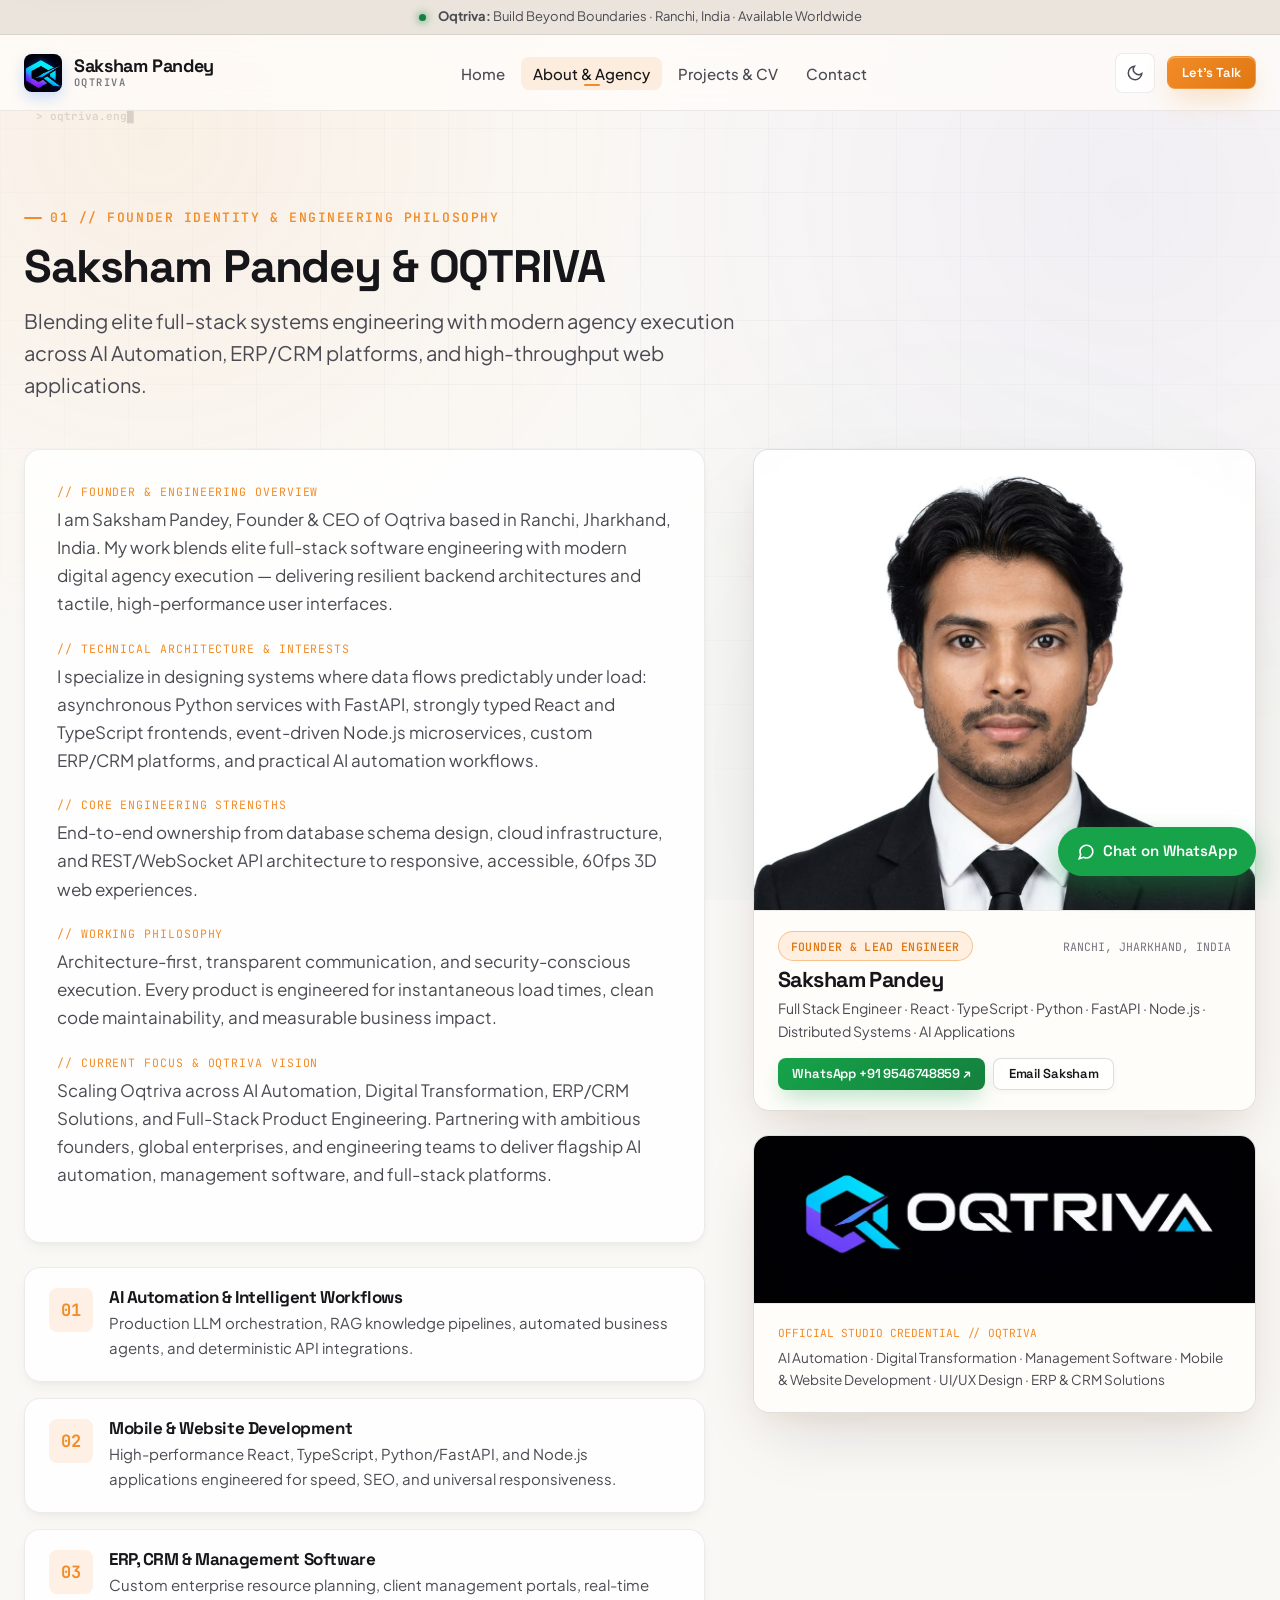
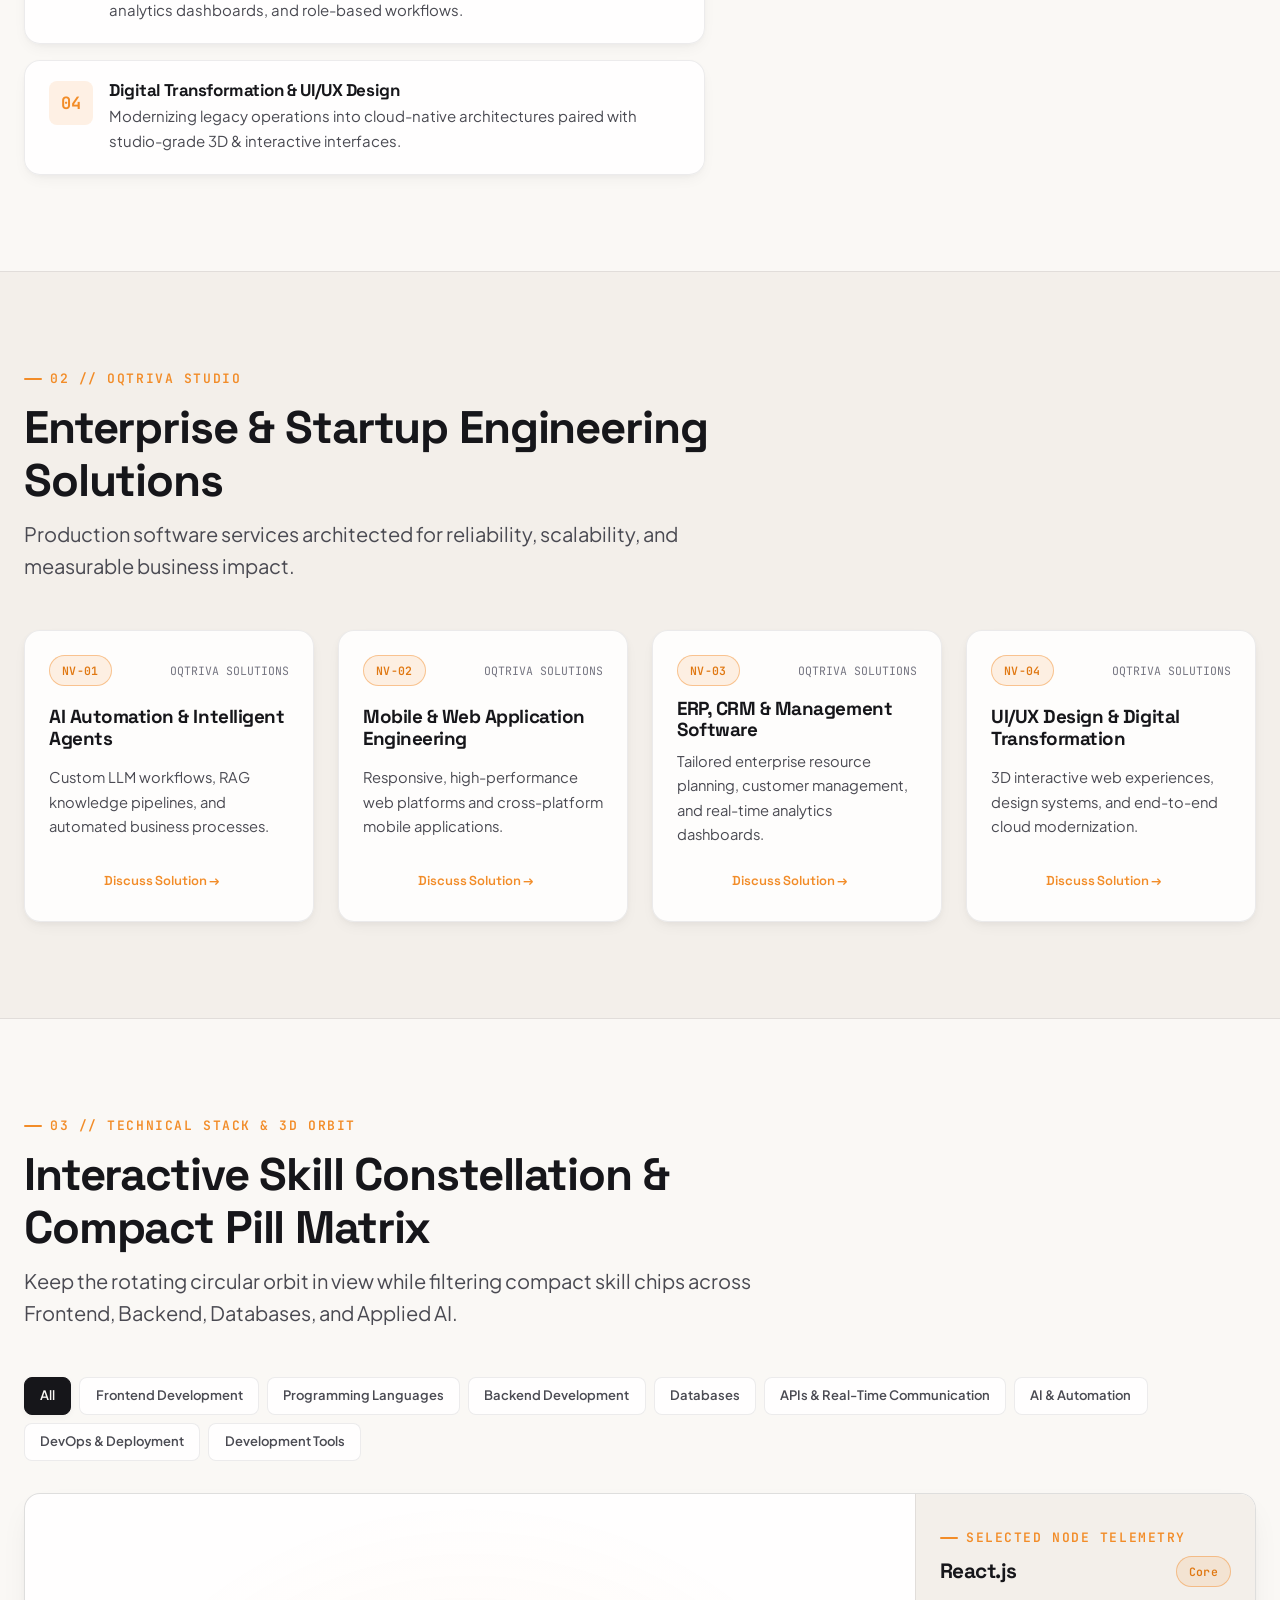
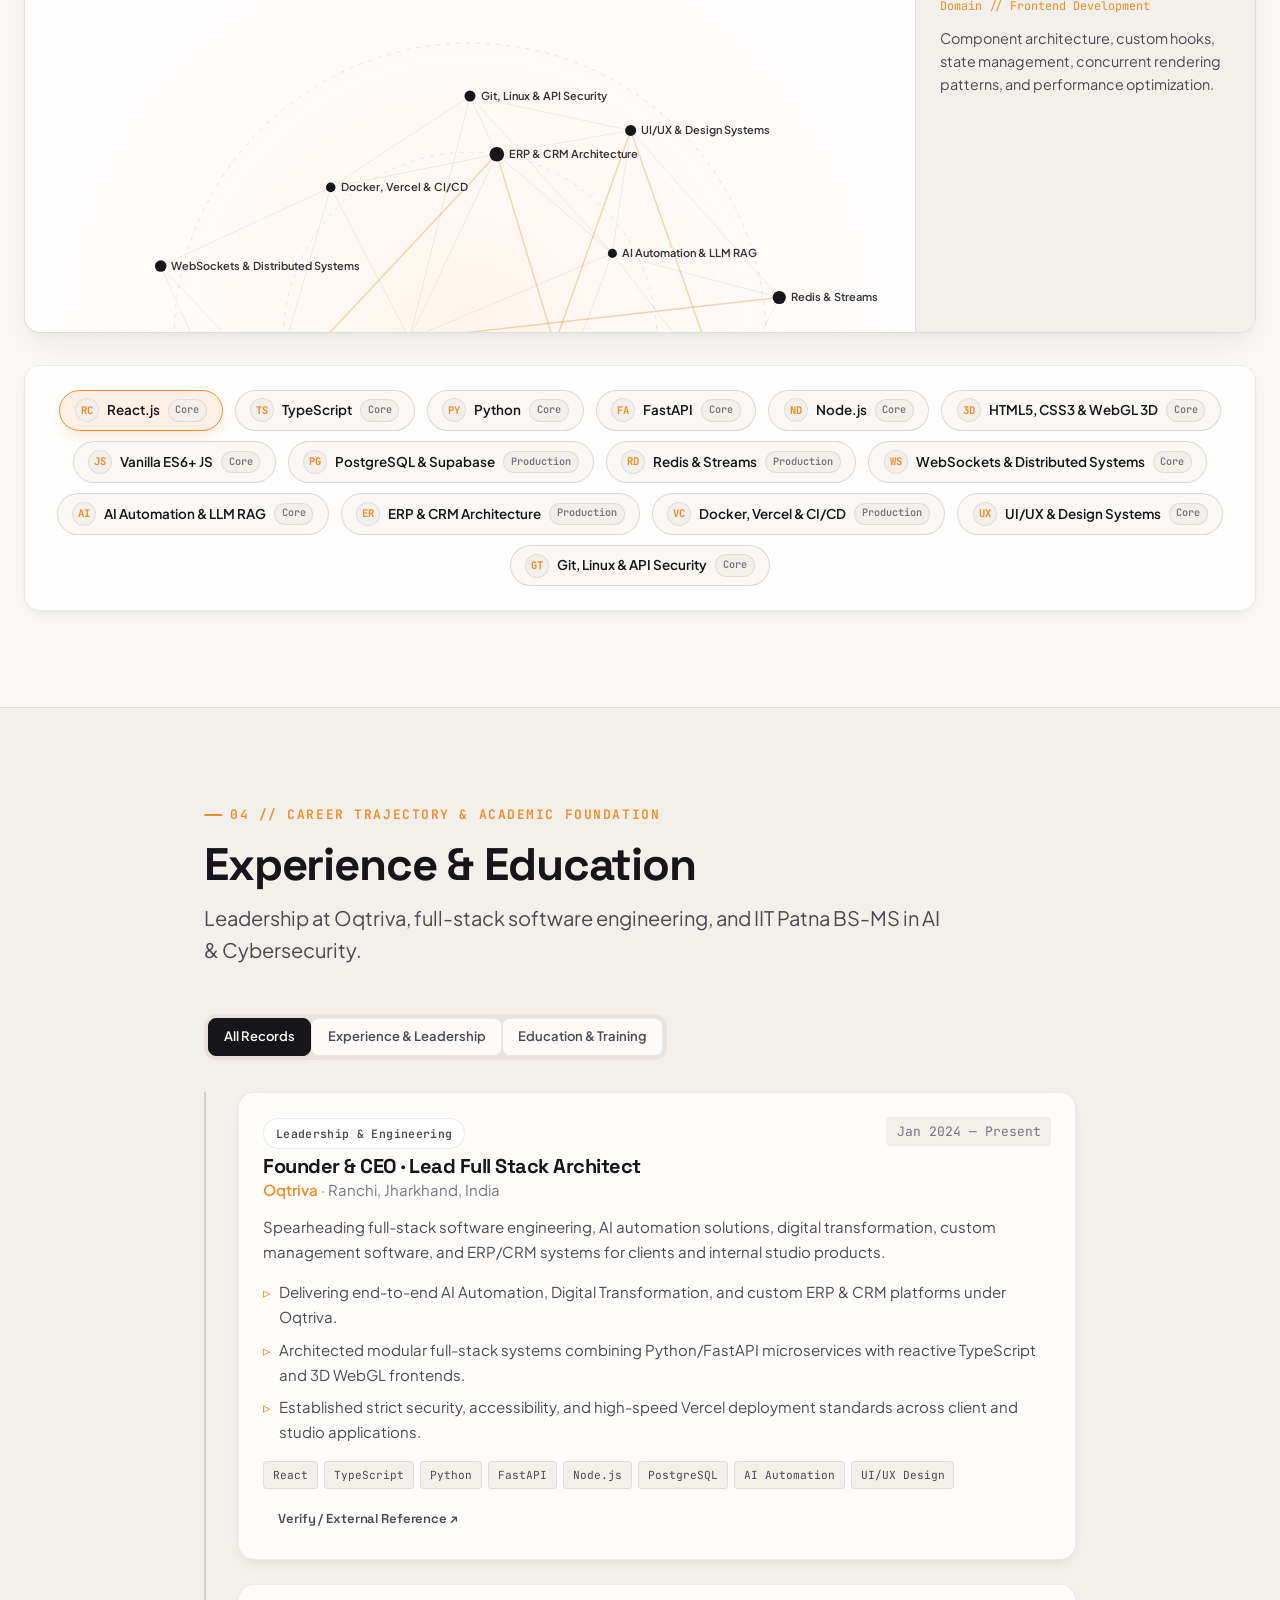
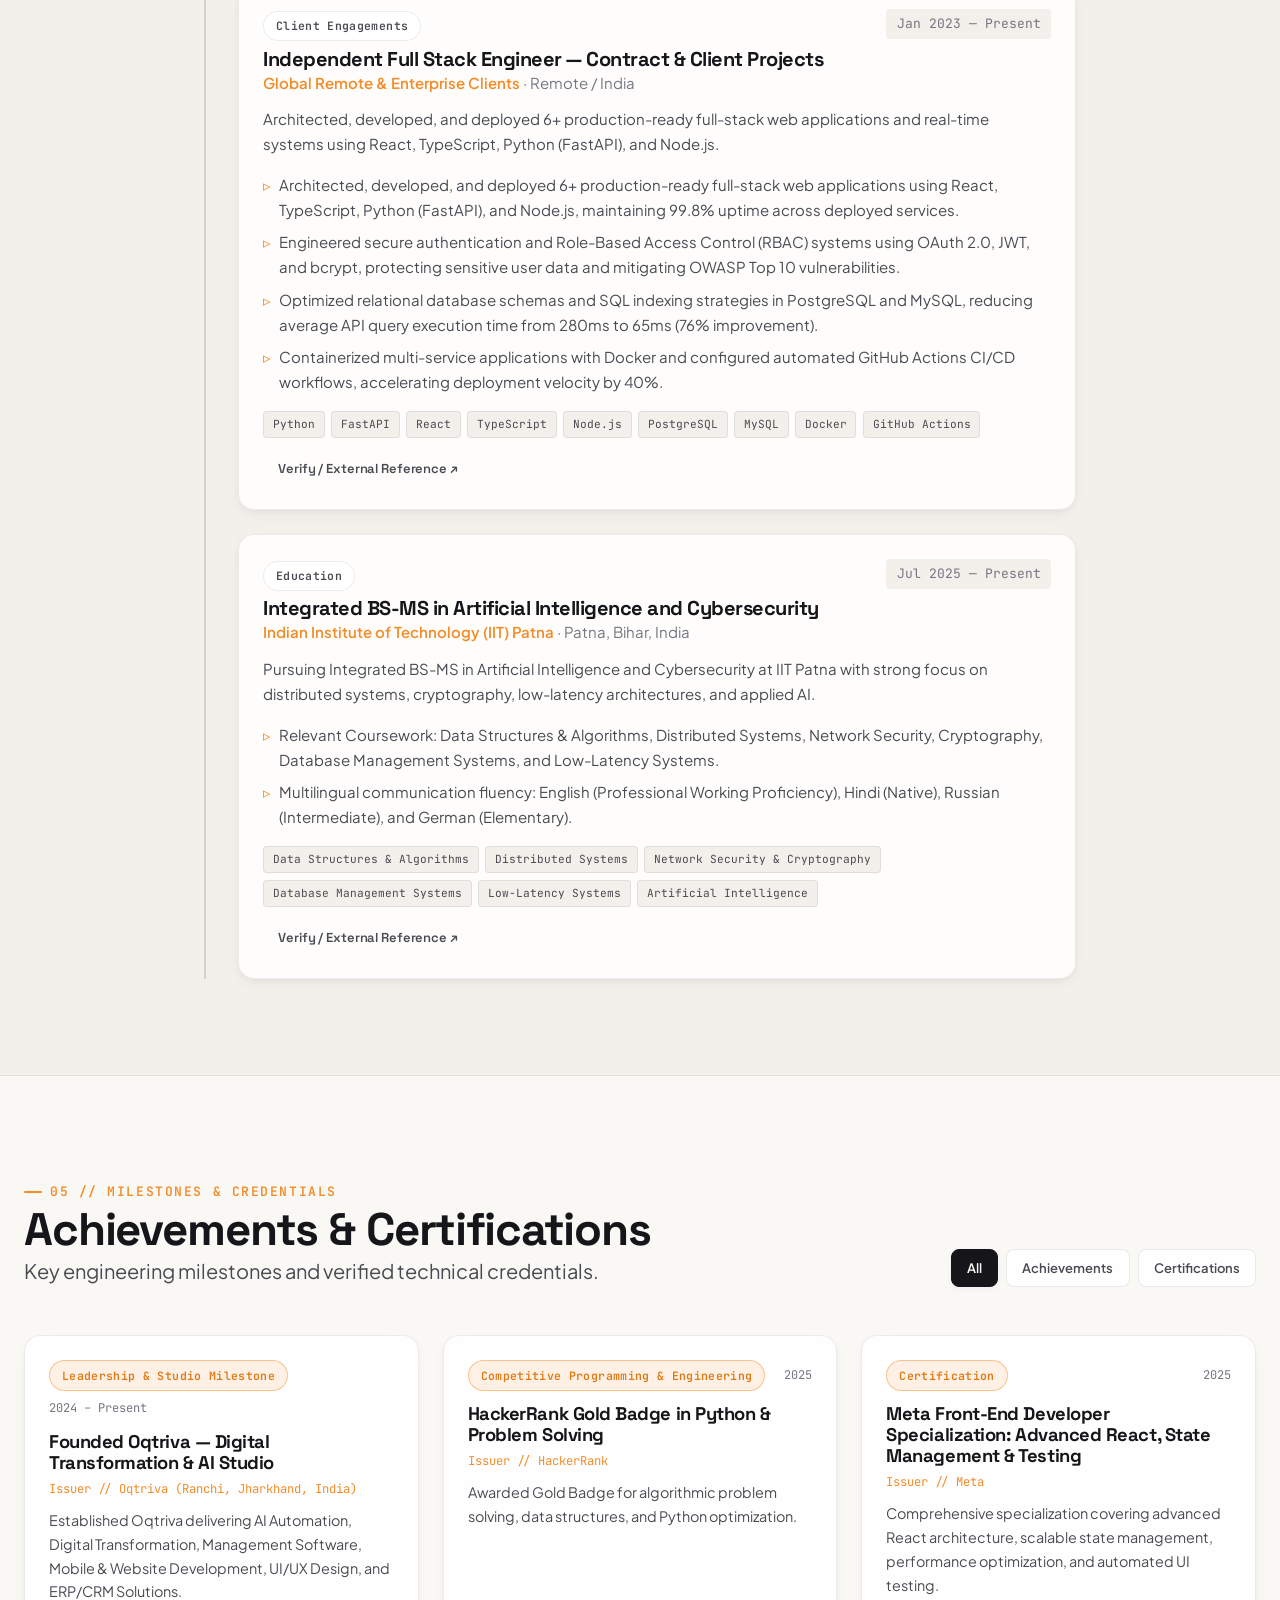
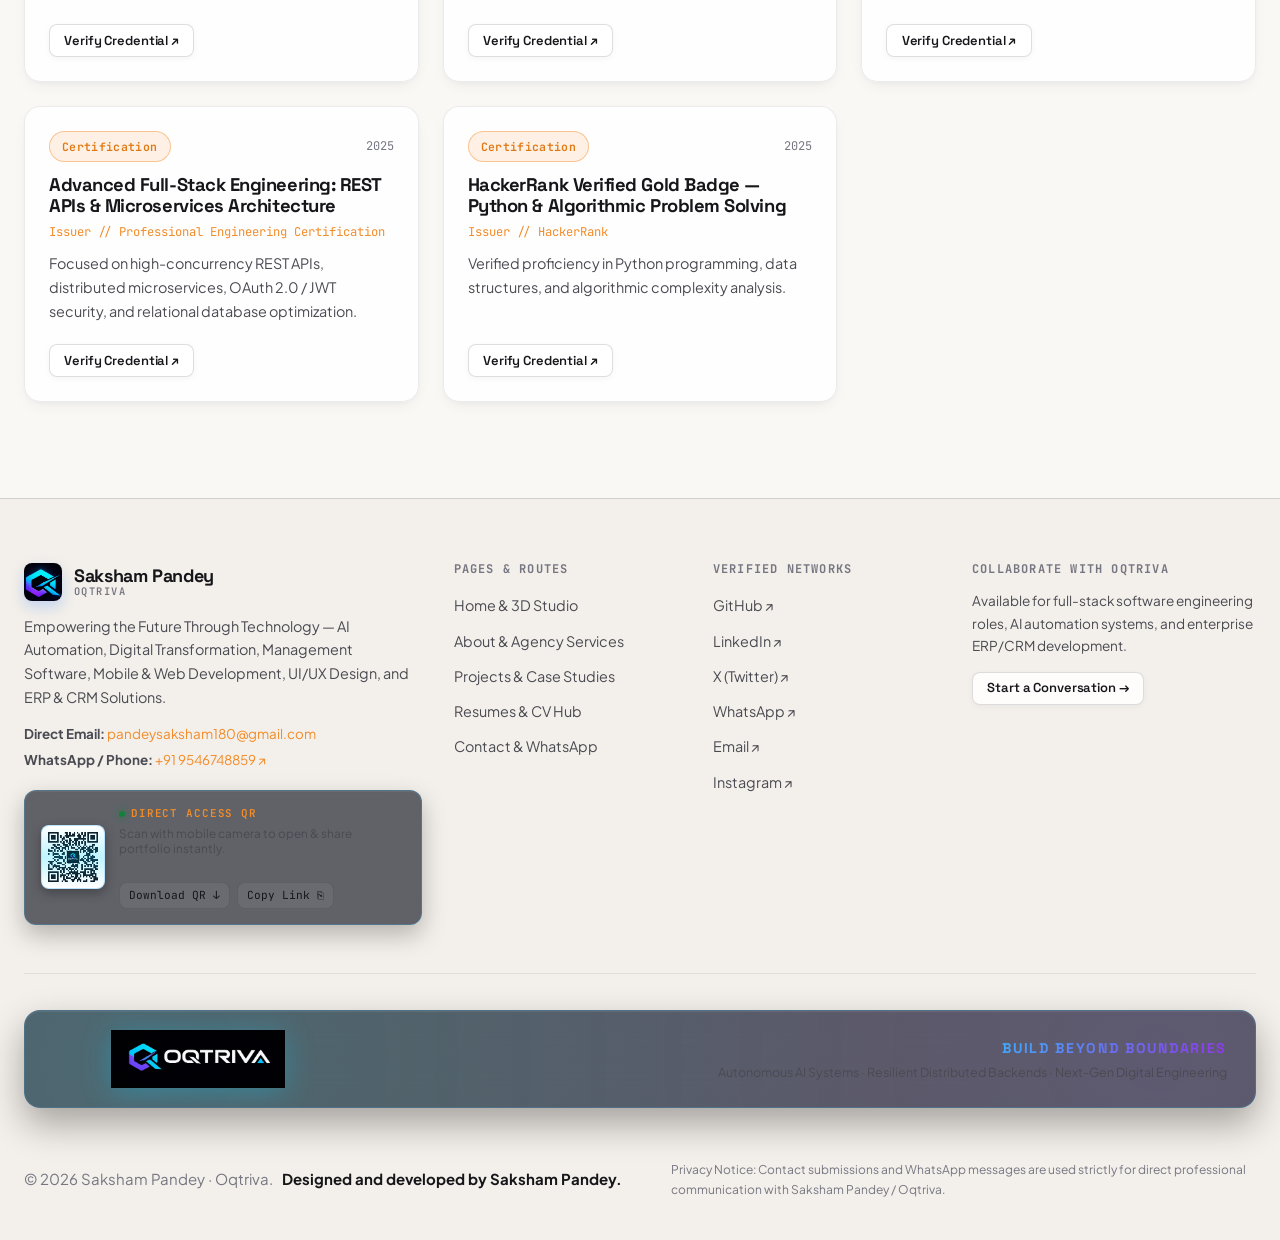
<file: about.html>
<!doctype html>
<html lang="en" data-theme="light">
  <head>
    <meta charset="UTF-8" />
    <meta name="viewport" content="width=device-width, initial-scale=1.0" />
    <title>About Saksham Pandey &amp; Oqtriva — Agency &amp; Experience</title>
    <meta
      name="description"
      content="Learn about Saksham Pandey — Founder &amp; Full Stack Engineer at Oqtriva in Ranchi, Jharkhand, India. Explore agency services, engineering philosophy, timeline, and interactive skills."
    />
    <meta name="author" content="Saksham Pandey" />
    <meta name="robots" content="index, follow" />
    <!-- OQTRIVA Favicon -->
    <link rel="icon" type="image/png" href="assets/icons/oqtriva-icon.png" />
    <link rel="icon" type="image/svg+xml" href="assets/icons/oqtriva-logo.svg" />

    <link rel="preconnect" href="https://fonts.googleapis.com" />
    <link rel="preconnect" href="https://fonts.gstatic.com" crossorigin />
    <link
      href="https://fonts.googleapis.com/css2?family=JetBrains+Mono:wght@500;600;700&amp;family=Plus+Jakarta+Sans:wght@400;500;600;700&amp;family=Space+Grotesk:wght@600;700&amp;display=swap"
      rel="stylesheet"
    />

    <link rel="stylesheet" href="style.css" />
  </head>
  <body data-page="about.html">
    <a href="#mainContent" class="skip-link">Skip to main content</a>

    <!-- Full-Viewport Interactive 3D Particle + Terminal Stream Background Canvas -->
    <canvas id="ambient3dBgCanvas" class="ambient-3d-canvas" aria-hidden="true"></canvas>

    <!-- Centralized "Teleport Drop-In" (< />) Route Transition Overlay -->
    <div id="teleportTransitionOverlay" class="teleport-overlay" aria-hidden="true">
      <div class="teleport-overlay__core">
        <span class="teleport-overlay__bracket teleport-overlay__bracket--left">&lt;</span>
        <span class="teleport-overlay__slash">/</span>
        <span class="teleport-overlay__bracket teleport-overlay__bracket--right">&gt;</span>
        <div class="teleport-overlay__ring"></div>
        <span class="teleport-overlay__label">OQTRIVA // TELEPORT ROUTE</span>
      </div>
    </div>

    <div id="customCursor" class="custom-cursor" aria-hidden="true"></div>

    <!-- Live Persistence / Local Preview Mode Status Bar -->
    <div id="syncStatusBanner" class="sync-banner" role="region" aria-label="Persistence status">
      <span class="sync-banner__dot"></span>
      <span>Oqtriva · Build Beyond Boundaries</span>
    </div>

    <!-- Site Header -->
    <header id="siteHeader" class="site-header">
      <div class="container site-header__inner">
        <a href="index.html" class="brand-logo" aria-label="Saksham Pandey — OQTRIVA Home">
          <img
            src="assets/icons/oqtriva-icon.png"
            alt="OQTRIVA Logo"
            class="brand-logo__img"
          />
          <span class="brand-logo__meta">
            <span id="navBrandName">Saksham Pandey</span>
            <span id="navBrandSub" class="brand-logo__sub">OQTRIVA</span>
          </span>
        </a>

        <nav aria-label="Primary Navigation">
          <ul id="navMenuList" class="nav-menu">
            <li>
              <a href="index.html" class="nav-link" data-page-route="index.html">Home</a>
            </li>
            <li>
              <a href="about.html" class="nav-link is-active" data-page-route="about.html">About &amp; Agency</a>
            </li>
            <li>
              <a href="projects.html" class="nav-link" data-page-route="projects.html">Projects &amp; CV</a>
            </li>
            <li>
              <a href="contact.html" class="nav-link" data-page-route="contact.html">Contact</a>
            </li>
          </ul>
        </nav>

        <div class="header-actions">
          <button
            type="button"
            id="themeToggleBtn"
            class="btn btn--icon"
            aria-label="Toggle color theme"
          >
            <svg width="18" height="18" viewBox="0 0 24 24" fill="none" stroke="currentColor" stroke-width="2" aria-hidden="true">
              <path d="M21 12.79A9 9 0 1 1 11.21 3 7 7 0 0 0 21 12.79z" />
            </svg>
          </button>
          <a href="contact.html" id="headerContactCta" class="btn btn--primary btn--sm header-cta-desktop">Let’s Talk</a>
          <button
            type="button"
            id="mobileMenuToggle"
            class="mobile-menu-toggle"
            aria-label="Toggle navigation menu"
            aria-expanded="false"
            aria-controls="navMenuList"
          >
            <svg width="20" height="20" viewBox="0 0 24 24" fill="none" stroke="currentColor" stroke-width="2" aria-hidden="true">
              <line x1="3" y1="6" x2="21" y2="6" />
              <line x1="3" y1="12" x2="21" y2="12" />
              <line x1="3" y1="18" x2="21" y2="18" />
            </svg>
          </button>
        </div>
      </div>
    </header>

    <main id="mainContent">
      <!-- 1. EXECUTIVE FOUNDER PROFILE & NARRATIVE SECTION -->
      <section id="about" class="section">
        <div class="container">
          <div class="section-header reveal">
            <span class="section-eyebrow">01 // Founder Identity &amp; Engineering Philosophy</span>
            <h1 class="section-title">Saksham Pandey &amp; OQTRIVA</h1>
            <p class="section-subtitle">
              Blending elite full-stack systems engineering with modern agency execution across AI Automation, ERP/CRM platforms, and high-throughput web applications.
            </p>
          </div>

          <div class="about-grid">
            <!-- Left Column: Narrative + Pillars -->
            <div style="display:flex;flex-direction:column;gap:var(--space-6);min-width:0;">
              <div id="aboutNarrativeContent" class="about-narrative reveal">
                <!-- Populated dynamically -->
              </div>
              <div id="aboutPillarsContainer" class="about-pillars reveal reveal-delay-1">
                <!-- Populated dynamically -->
              </div>
            </div>

            <!-- Right Column: Watermark-Free Portrait + Oqtriva Banner -->
            <div style="display:flex;flex-direction:column;gap:var(--space-6);min-width:0;" class="reveal reveal-delay-1">
              <article class="card-3d profile-showcase-card">
                <img
                  id="aboutProfileImage"
                  src="assets/images/saksham-profile.png"
                  alt="Saksham Pandey — Founder &amp; Full Stack Engineer at Oqtriva"
                  class="profile-showcase-card__img"
                />
                <div class="profile-showcase-card__caption">
                  <div style="display:flex;justify-content:space-between;align-items:center;gap:0.5rem;flex-wrap:wrap;margin-bottom:0.4rem;">
                    <span class="badge badge--accent">FOUNDER &amp; LEAD ENGINEER</span>
                    <span class="mono" style="font-size:0.72rem;color:var(--text-muted);">RANCHI, JHARKHAND, INDIA</span>
                  </div>
                  <h2 style="font-size:1.35rem;margin-bottom:0.25rem;">Saksham Pandey</h2>
                  <p style="font-size:0.88rem;color:var(--text-secondary);margin-bottom:0.9rem;">
                    Full Stack Engineer · React · TypeScript · Python · FastAPI · Node.js · Distributed Systems · AI Applications
                  </p>
                  <div style="display:flex;flex-wrap:wrap;gap:0.5rem;">
                    <a href="https://wa.me/919546748859" target="_blank" rel="noopener noreferrer" class="btn btn--whatsapp btn--sm">
                      WhatsApp +91 9546748859 ↗
                    </a>
                    <a href="mailto:pandeysaksham180@gmail.com" class="btn btn--secondary btn--sm">
                      Email Saksham
                    </a>
                  </div>
                </div>
              </article>

              <article class="card-3d profile-showcase-card">
                <img
                  src="assets/images/oqtriva-banner.png"
                  alt="OQTRIVA Official Banner — Build Beyond Boundaries"
                  style="width:100%;height:auto;display:block;"
                  loading="lazy"
                />
                <div class="profile-showcase-card__caption">
                  <span class="mono" style="font-size:0.7rem;color:var(--accent-primary);display:block;margin-bottom:0.25rem;">
                    OFFICIAL STUDIO CREDENTIAL // OQTRIVA
                  </span>
                  <p style="font-size:0.85rem;color:var(--text-secondary);margin:0;">
                    AI Automation · Digital Transformation · Management Software · Mobile &amp; Website Development · UI/UX Design · ERP &amp; CRM Solutions
                  </p>
                </div>
              </article>
            </div>
          </div>
        </div>
      </section>

      <!-- 2. OQTRIVA AGENCY CAPABILITIES -->
      <section id="agency-services" class="section section--alt">
        <div class="container">
          <div class="section-header reveal">
            <span class="section-eyebrow">02 // Oqtriva Studio</span>
            <h2 class="section-title">Enterprise &amp; Startup Engineering Solutions</h2>
            <p class="section-subtitle">
              Production software services architected for reliability, scalability, and measurable business impact.
            </p>
          </div>

          <div id="agencyServicesGrid" class="agency-services-grid reveal">
            <!-- Populated dynamically -->
          </div>
        </div>
      </section>

      <!-- 3. INTERACTIVE 3D SKILL ORBIT & COMPACT SKILL PILLS -->
      <section id="skills" class="section">
        <div class="container">
          <div class="section-header reveal">
            <span class="section-eyebrow">03 // Technical Stack &amp; 3D Orbit</span>
            <h2 class="section-title">Interactive Skill Constellation &amp; Compact Pill Matrix</h2>
            <p class="section-subtitle">
              Keep the rotating circular orbit in view while filtering compact skill chips across Frontend, Backend, Databases, and Applied AI.
            </p>
          </div>

          <div class="skills-controls reveal">
            <div id="skillsCategoryFilters" class="filter-group" role="tablist" aria-label="Filter skills by category"></div>
          </div>

          <div class="skills-layout">
            <div class="skills-constellation-stage reveal">
              <div class="constellation-canvas-wrap">
                <canvas id="skillConstellationCanvas" aria-label="Interactive 3D skill constellation network"></canvas>
              </div>
              <aside id="skillConstellationInspector" class="constellation-inspector" aria-live="polite"></aside>
            </div>

            <div id="skillsGridContainer" class="skills-pills-matrix reveal reveal-delay-1"></div>
          </div>
        </div>
      </section>

      <!-- 4. EXPERIENCE & EDUCATION TIMELINE -->
      <section id="experience" class="section section--alt">
        <div class="container container--narrow">
          <div class="section-header reveal">
            <span class="section-eyebrow">04 // Career Trajectory &amp; Academic Foundation</span>
            <h2 class="section-title">Experience &amp; Education</h2>
            <p class="section-subtitle">
              Leadership at Oqtriva, full-stack software engineering, and IIT Patna BS-MS in AI &amp; Cybersecurity.
            </p>
          </div>

          <div id="timelineFilterTabs" class="timeline-tabs reveal" role="tablist" aria-label="Filter timeline entries">
            <button type="button" class="filter-pill is-active" data-timeline-tab="all">All Records</button>
            <button type="button" class="filter-pill" data-timeline-tab="experience">Experience &amp; Leadership</button>
            <button type="button" class="filter-pill" data-timeline-tab="education">Education &amp; Training</button>
          </div>

          <div id="timelineListContainer" class="timeline-grid reveal reveal-delay-1"></div>
        </div>
      </section>

      <!-- 5. ACHIEVEMENTS & CERTIFICATIONS -->
      <section id="achievements" class="section">
        <div class="container">
          <div class="section-header section-header--split reveal">
            <div>
              <span class="section-eyebrow">05 // Milestones &amp; Credentials</span>
              <h2 class="section-title">Achievements &amp; Certifications</h2>
              <p class="section-subtitle">
                Key engineering milestones and verified technical credentials.
              </p>
            </div>
            <div id="achievementsFilterTabs" class="filter-group" role="tablist">
              <button type="button" class="filter-pill is-active" data-ach-tab="all">All</button>
              <button type="button" class="filter-pill" data-ach-tab="achievement">Achievements</button>
              <button type="button" class="filter-pill" data-ach-tab="certification">Certifications</button>
            </div>
          </div>

          <div id="achievementsGridContainer" class="achievements-grid reveal reveal-delay-1"></div>
        </div>
      </section>
    </main>

    <!-- GLOBAL VERIFIED FOOTER -->
    <footer class="site-footer">
      <div class="container">
        <div class="footer-grid">
          <div>
            <a href="index.html" class="brand-logo" style="margin-bottom: 0.85rem">
              <img src="assets/icons/oqtriva-icon.png" alt="OQTRIVA Logo" class="brand-logo__img" />
              <span class="brand-logo__meta">
                <span id="footerBrandName">Saksham Pandey</span>
                <span id="footerCompanySub" class="brand-logo__sub">OQTRIVA</span>
              </span>
            </a>
            <p id="footerTagline" style="font-size: 0.9rem; color: var(--text-secondary); max-width: 38ch; margin-bottom: 0.85rem;">
              Engineering resilient distributed backends, intelligent AI applications, ERP/CRM platforms, and dimensional web interfaces from India for the global web.
            </p>
            <div style="font-size: 0.84rem; color: var(--text-secondary); display: flex; flex-direction: column; gap: 0.25rem;">
              <span><strong>Direct Email:</strong> <a href="mailto:pandeysaksham180@gmail.com" style="color:var(--accent-primary);">pandeysaksham180@gmail.com</a></span>
              <span><strong>WhatsApp / Phone:</strong> <a href="https://wa.me/919546748859" target="_blank" rel="noopener noreferrer" style="color:var(--accent-primary);">+91 9546748859 ↗</a></span>
            </div>

            <!-- Direct Access QR Card (Circled Location in Footer Column 1) -->
            <div class="footer-qr-card">
              <button
                type="button"
                id="footerQrThumbBtn"
                class="footer-qr-card__thumb"
                title="Click to enlarge &amp; scan QR code"
                aria-label="Enlarge QR Code"
              >
                <img
                  src="assets/images/oqtriva-portfolio-qr.png"
                  alt="OQTRIVA Portfolio QR Code"
                  loading="lazy"
                />
              </button>
              <div class="footer-qr-card__info">
                <span class="footer-qr-card__tag">Direct Access QR</span>
                <p class="footer-qr-card__desc">
                  Scan with mobile camera to open &amp; share portfolio instantly.
                </p>
                <div class="footer-qr-card__actions">
                  <a
                    href="assets/images/oqtriva-portfolio-qr.png"
                    download="Oqtriva-Portfolio-QR.png"
                    class="footer-qr-btn"
                    title="Download high-res scannable QR Code"
                  >
                    Download QR ↓
                  </a>
                  <button
                    type="button"
                    id="copyShareLinkBtn"
                    class="footer-qr-btn"
                    title="Copy direct portfolio link"
                  >
                    Copy Link ⎘
                  </button>
                </div>
              </div>
            </div>
          </div>

          <div>
            <h3 class="mono" style="font-size: 0.75rem; text-transform: uppercase; letter-spacing: 0.1em; color: var(--text-muted); margin-bottom: 0.85rem;">
              Pages &amp; Routes
            </h3>
            <ul id="footerNavLinks" style="display: flex; flex-direction: column; gap: 0.45rem"></ul>
          </div>

          <div>
            <h3 class="mono" style="font-size: 0.75rem; text-transform: uppercase; letter-spacing: 0.1em; color: var(--text-muted); margin-bottom: 0.85rem;">
              Verified Networks
            </h3>
            <ul id="footerSocialLinks" style="display: flex; flex-direction: column; gap: 0.45rem"></ul>
          </div>

          <div>
            <h3 class="mono" style="font-size: 0.75rem; text-transform: uppercase; letter-spacing: 0.1em; color: var(--text-muted); margin-bottom: 0.85rem;">
              Collaborate with Oqtriva
            </h3>
            <p style="font-size: 0.85rem; color: var(--text-secondary); margin-bottom: 0.85rem;">
              Available for full-stack software engineering roles, AI automation systems, and enterprise ERP/CRM development.
            </p>
            <a href="contact.html" class="btn btn--secondary btn--sm">Start a Conversation →</a>
          </div>
        </div>

        <!-- Lowest Section: OQTRIVA Frosted-Glass Blurred Banner (Second Pic with Blurred Backdrop) -->
        <div class="footer-oqtriva-banner-wrap">
          <div class="footer-oqtriva-banner-glass">
            <div class="footer-oqtriva-banner-img-wrap">
              <img
                src="assets/images/oqtriva-banner.png"
                alt="OQTRIVA — Build Beyond Boundaries"
                class="footer-oqtriva-banner-img"
                loading="lazy"
              />
            </div>
            <div class="footer-oqtriva-banner-meta">
              <span class="footer-oqtriva-tagline">Build Beyond Boundaries</span>
              <span class="footer-oqtriva-sub">
                Autonomous AI Systems · Resilient Distributed Backends · Next-Gen Digital Engineering
              </span>
            </div>
          </div>
        </div>

        <div class="footer-bottom">
          <div>
            <span>&copy; <span id="footerYear">2026</span> <span id="footerCopyrightHolder">Saksham Pandey · OQTRIVA</span>.</span>
            <strong id="footerAttribution" style="color: var(--text-primary); margin-left: 0.35rem">
              Designed and engineered by Saksham Pandey · Oqtriva.
            </strong>
          </div>
          <p id="footerPrivacyNotice" style="font-size: 0.75rem; color: var(--text-muted); max-width: 65ch; margin: 0;"></p>
        </div>
      </div>
    </footer>

    <!-- Scannable High-Res QR Code Preview & Direct Share Modal -->
    <div id="qrPreviewModal" class="qr-modal" role="dialog" aria-modal="true" aria-hidden="true" aria-label="Portfolio Direct Access QR Code">
      <div class="qr-modal__backdrop"></div>
      <div class="qr-modal__dialog">
        <button type="button" id="closeQrModalBtn" class="qr-modal__close" aria-label="Close modal">✕</button>
        <div class="qr-modal__brand">
          <img src="assets/icons/oqtriva-icon.png" alt="OQTRIVA Emblem" />
          <span>OQTRIVA</span>
        </div>
        <h3 class="qr-modal__title">Direct Portfolio Access</h3>
        <p class="qr-modal__sub">Point any mobile phone camera or scanner at this QR code to load the live portfolio immediately.</p>
        <div class="qr-modal__qr-frame">
          <img src="assets/images/oqtriva-portfolio-qr.png" alt="Scannable OQTRIVA Portfolio QR Code" />
        </div>
        <div class="qr-modal__actions">
          <a href="assets/images/oqtriva-portfolio-qr.png" download="Oqtriva-Portfolio-QR.png" class="btn btn--primary btn--sm">
            Download QR Code ↓
          </a>
          <button type="button" onclick="navigator.clipboard.writeText(window.location.href.split('#')[0]);window.showToast&&window.showToast('Link copied to clipboard!','success');" class="btn btn--secondary btn--sm">
            Copy Share Link ⎘
          </button>
        </div>
      </div>
    </div>

    <div class="floating-actions">
      <button type="button" id="backToTopBtn" class="back-to-top" aria-label="Scroll back to top" title="Back to top">↑</button>
      <a
        id="floatingWhatsAppBtn"
        href="https://wa.me/919546748859"
        target="_blank"
        rel="noopener noreferrer"
        class="floating-whatsapp"
        aria-label="Chat with Saksham Pandey on WhatsApp"
      >
        <svg width="18" height="18" viewBox="0 0 24 24" fill="none" stroke="currentColor" stroke-width="2.2" aria-hidden="true">
          <path d="M21 11.5a8.38 8.38 0 0 1-.9 3.8 8.5 8.5 0 0 1-7.6 4.7 8.38 8.38 0 0 1-3.8-.9L3 21l1.9-5.7a8.38 8.38 0 0 1-.9-3.8 8.5 8.5 0 0 1 4.7-7.6 8.38 8.38 0 0 1 3.8-.9h.5a8.48 8.48 0 0 1 8 8v.5z" />
        </svg>
        <span id="floatingWhatsAppLabel">Chat on WhatsApp</span>
      </a>
    </div>

    <script defer src="script.js"></script>
  </body>
</html>
</file>
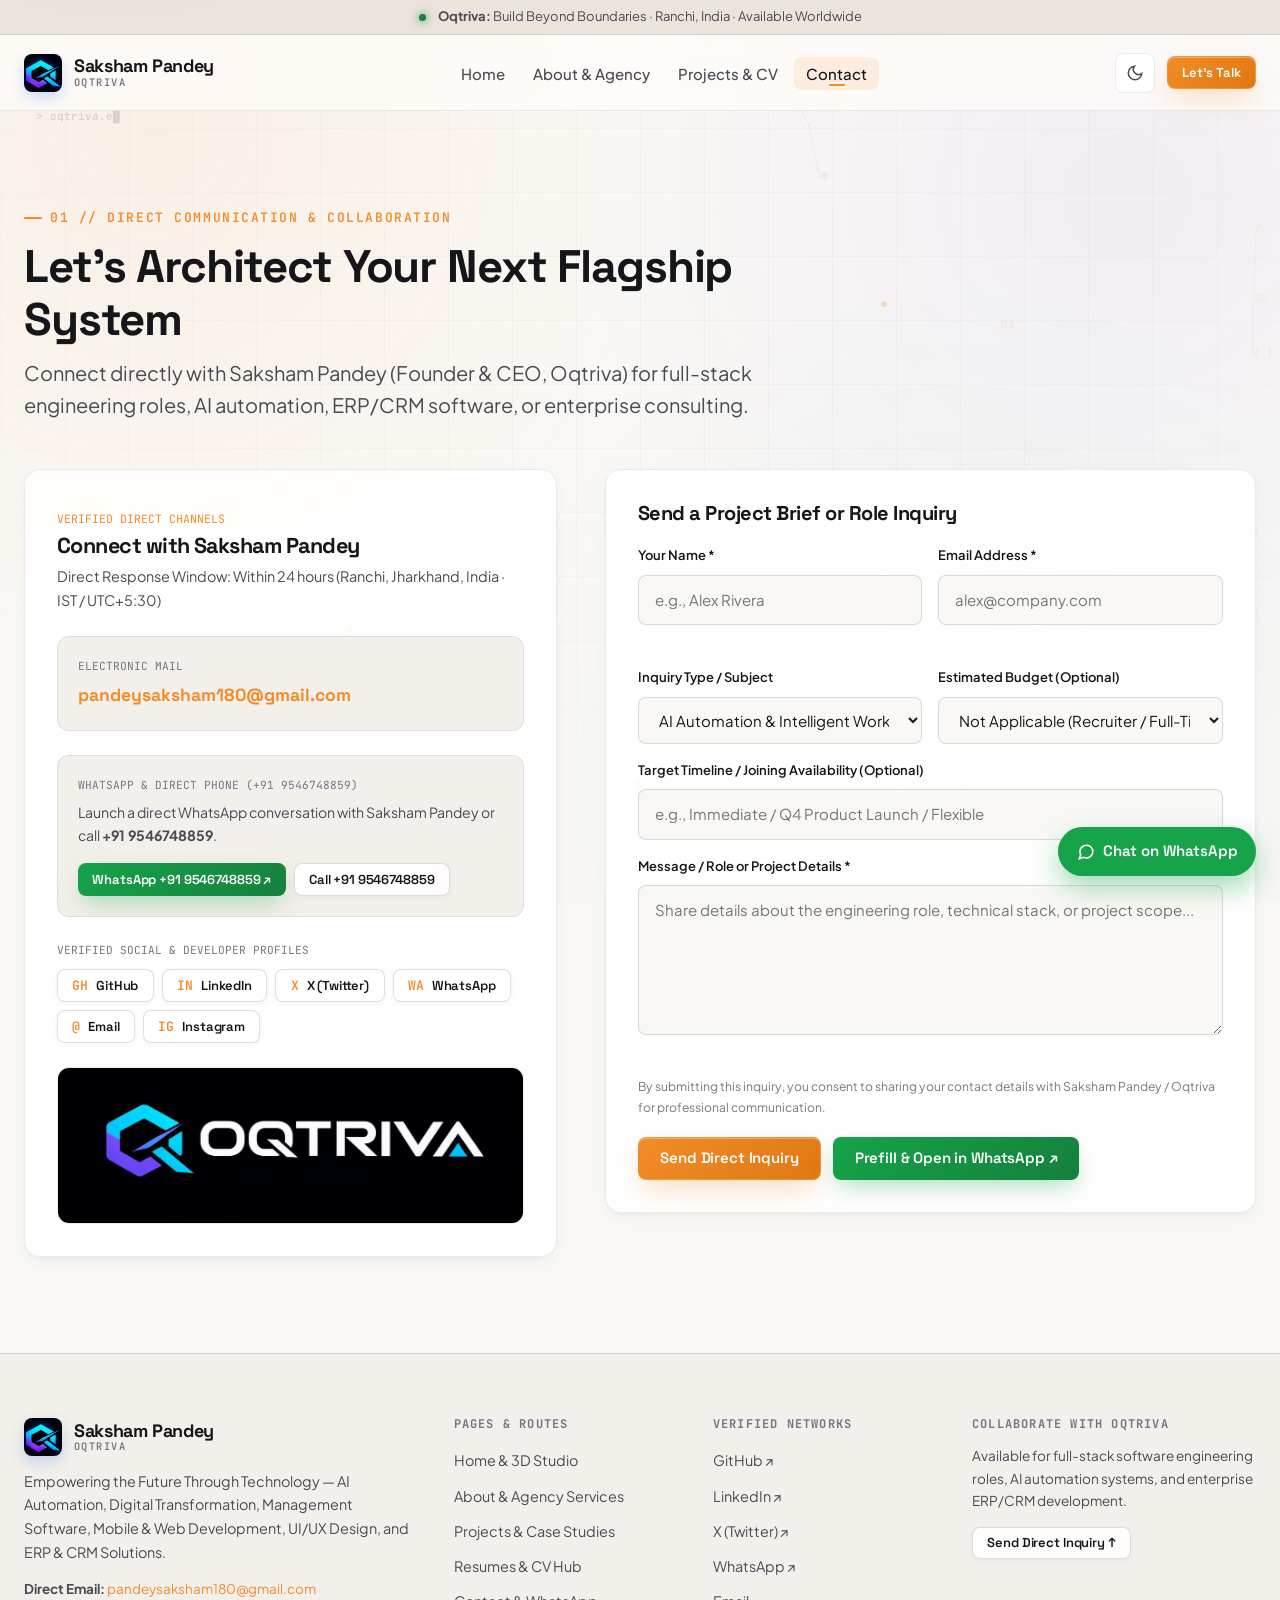
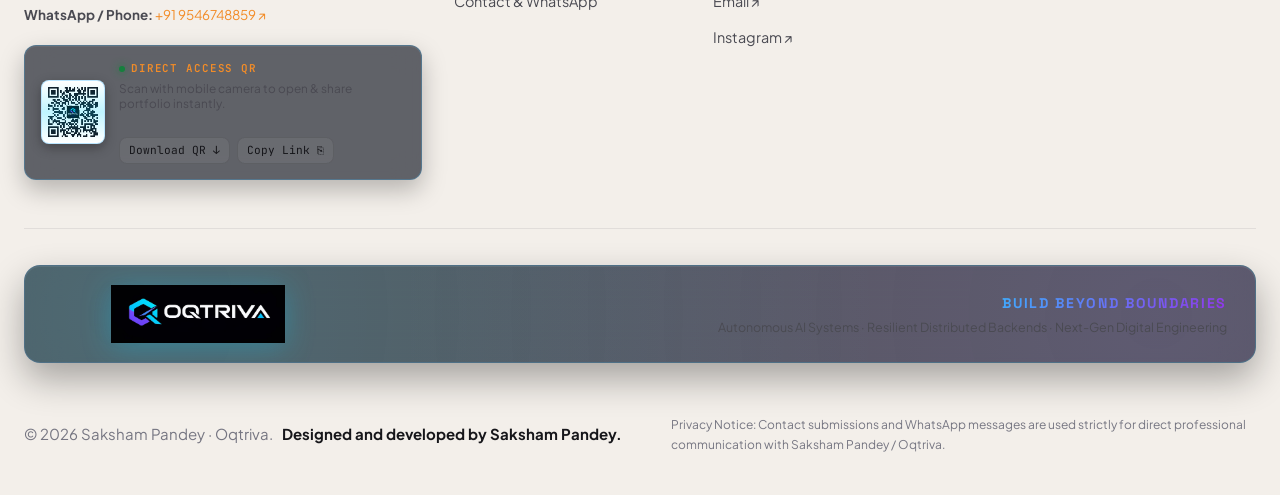
<file: contact.html>
<!doctype html>
<html lang="en" data-theme="light">
  <head>
    <meta charset="UTF-8" />
    <meta name="viewport" content="width=device-width, initial-scale=1.0" />
    <title>Contact Saksham Pandey &amp; Oqtriva — Direct WhatsApp &amp; Email</title>
    <meta
      name="description"
      content="Get in touch with Saksham Pandey (Founder &amp; Full Stack Engineer, Oqtriva) via WhatsApp (+91 9546748859), email (pandeysaksham180@gmail.com), GitHub, LinkedIn, or X."
    />
    <meta name="author" content="Saksham Pandey" />
    <meta name="robots" content="index, follow" />
    <!-- OQTRIVA Favicon -->
    <link rel="icon" type="image/png" href="assets/icons/oqtriva-icon.png" />
    <link rel="icon" type="image/svg+xml" href="assets/icons/oqtriva-logo.svg" />

    <link rel="preconnect" href="https://fonts.googleapis.com" />
    <link rel="preconnect" href="https://fonts.gstatic.com" crossorigin />
    <link
      href="https://fonts.googleapis.com/css2?family=JetBrains+Mono:wght@500;600;700&amp;family=Plus+Jakarta+Sans:wght@400;500;600;700&amp;family=Space+Grotesk:wght@600;700&amp;display=swap"
      rel="stylesheet"
    />

    <link rel="stylesheet" href="style.css" />
  </head>
  <body data-page="contact.html">
    <a href="#mainContent" class="skip-link">Skip to main content</a>

    <!-- Full-Viewport Interactive 3D Particle + Terminal Stream Background Canvas -->
    <canvas id="ambient3dBgCanvas" class="ambient-3d-canvas" aria-hidden="true"></canvas>

    <!-- Centralized "Teleport Drop-In" (< />) Route Transition Overlay -->
    <div id="teleportTransitionOverlay" class="teleport-overlay" aria-hidden="true">
      <div class="teleport-overlay__core">
        <span class="teleport-overlay__bracket teleport-overlay__bracket--left">&lt;</span>
        <span class="teleport-overlay__slash">/</span>
        <span class="teleport-overlay__bracket teleport-overlay__bracket--right">&gt;</span>
        <div class="teleport-overlay__ring"></div>
        <span class="teleport-overlay__label">OQTRIVA // TELEPORT ROUTE</span>
      </div>
    </div>

    <div id="customCursor" class="custom-cursor" aria-hidden="true"></div>

    <!-- Live Persistence / Local Preview Mode Status Bar -->
    <div id="syncStatusBanner" class="sync-banner" role="region" aria-label="Persistence status">
      <span class="sync-banner__dot"></span>
      <span>Oqtriva · Build Beyond Boundaries</span>
    </div>

    <!-- Site Header -->
    <header id="siteHeader" class="site-header">
      <div class="container site-header__inner">
        <a href="index.html" class="brand-logo" aria-label="Saksham Pandey — OQTRIVA Home">
          <img
            src="assets/icons/oqtriva-icon.png"
            alt="OQTRIVA Logo"
            class="brand-logo__img"
          />
          <span class="brand-logo__meta">
            <span id="navBrandName">Saksham Pandey</span>
            <span id="navBrandSub" class="brand-logo__sub">OQTRIVA</span>
          </span>
        </a>

        <nav aria-label="Primary Navigation">
          <ul id="navMenuList" class="nav-menu">
            <li>
              <a href="index.html" class="nav-link" data-page-route="index.html">Home</a>
            </li>
            <li>
              <a href="about.html" class="nav-link" data-page-route="about.html">About &amp; Agency</a>
            </li>
            <li>
              <a href="projects.html" class="nav-link" data-page-route="projects.html">Projects &amp; CV</a>
            </li>
            <li>
              <a href="contact.html" class="nav-link is-active" data-page-route="contact.html">Contact</a>
            </li>
          </ul>
        </nav>

        <div class="header-actions">
          <button
            type="button"
            id="themeToggleBtn"
            class="btn btn--icon"
            aria-label="Toggle color theme"
          >
            <svg width="18" height="18" viewBox="0 0 24 24" fill="none" stroke="currentColor" stroke-width="2" aria-hidden="true">
              <path d="M21 12.79A9 9 0 1 1 11.21 3 7 7 0 0 0 21 12.79z" />
            </svg>
          </button>
          <a href="#contact" id="headerContactCta" class="btn btn--primary btn--sm header-cta-desktop">Let’s Talk</a>
          <button
            type="button"
            id="mobileMenuToggle"
            class="mobile-menu-toggle"
            aria-label="Toggle navigation menu"
            aria-expanded="false"
            aria-controls="navMenuList"
          >
            <svg width="20" height="20" viewBox="0 0 24 24" fill="none" stroke="currentColor" stroke-width="2" aria-hidden="true">
              <line x1="3" y1="6" x2="21" y2="6" />
              <line x1="3" y1="12" x2="21" y2="12" />
              <line x1="3" y1="18" x2="21" y2="18" />
            </svg>
          </button>
        </div>
      </div>
    </header>

    <main id="mainContent">
      <!-- CONTACT & WHATSAPP COLLABORATION SECTION -->
      <section id="contact" class="section">
        <div class="container">
          <div class="section-header reveal">
            <span class="section-eyebrow">01 // Direct Communication &amp; Collaboration</span>
            <h1 id="contactHeading" class="section-title">
              Let’s Architect Your Next Flagship System
            </h1>
            <p id="contactSubheading" class="section-subtitle">
              Available for full-stack engineering roles, distributed systems architecture, AI product development, and custom Oqtriva software solutions.
            </p>
          </div>

          <div class="contact-grid">
            <!-- Left Column: Direct Channels, Verified Links & OQTRIVA Card -->
            <div
              class="about-narrative reveal"
              style="display: flex; flex-direction: column; gap: 1.5rem; min-width: 0;"
            >
              <div>
                <span class="mono" style="font-size: 0.72rem; text-transform: uppercase; color: var(--accent-primary);">
                  VERIFIED DIRECT CHANNELS
                </span>
                <h2 style="font-size: 1.35rem; margin-top: 0.25rem">
                  Connect with Saksham Pandey
                </h2>
                <p id="contactResponseNote" style="font-size: 0.9rem; margin-top: 0.35rem">
                  Typical response window: Within 12–24 hours (IST / UTC+5:30)
                </p>
              </div>

              <!-- Direct Email Card -->
              <div
                style="padding: 1.25rem; background: var(--bg-secondary); border-radius: var(--radius-md); border: 1px solid var(--border-subtle); min-width: 0;"
              >
                <span class="mono" style="font-size: 0.7rem; color: var(--text-muted); display: block; margin-bottom: 0.25rem;">
                  ELECTRONIC MAIL
                </span>
                <a
                  id="contactDirectEmail"
                  href="mailto:pandeysaksham180@gmail.com"
                  style="font-family: var(--font-display); font-size: 1.1rem; font-weight: 700; color: var(--accent-primary); overflow-wrap: break-word; word-break: break-word;"
                >
                  pandeysaksham180@gmail.com
                </a>
              </div>

              <!-- Direct WhatsApp & Phone Card -->
              <div
                style="padding: 1.25rem; background: var(--bg-secondary); border-radius: var(--radius-md); border: 1px solid var(--border-subtle); min-width: 0;"
              >
                <span class="mono" style="font-size: 0.7rem; color: var(--text-muted); display: block; margin-bottom: 0.4rem;">
                  WHATSAPP &amp; DIRECT PHONE (+91 9546748859)
                </span>
                <p style="font-size: 0.88rem; margin-bottom: 1rem">
                  Launch a direct WhatsApp conversation with Saksham Pandey or call <strong>+91 9546748859</strong>.
                </p>
                <div style="display:flex;flex-wrap:wrap;gap:0.5rem;">
                  <a
                    id="contactDirectWhatsAppBtn"
                    href="https://wa.me/919546748859"
                    target="_blank"
                    rel="noopener noreferrer"
                    class="btn btn--whatsapp btn--sm"
                  >
                    WhatsApp +91 9546748859 ↗
                  </a>
                  <a href="tel:+919546748859" class="btn btn--secondary btn--sm">
                    Call +91 9546748859
                  </a>
                </div>
                <p id="whatsappConfigNote" style="font-size: 0.75rem; color: var(--text-muted); margin-top: 0.65rem; display: none;"></p>
              </div>

              <!-- Verified Social Profiles -->
              <div style="min-width:0;">
                <span class="mono" style="font-size: 0.7rem; color: var(--text-muted); display: block; margin-bottom: 0.6rem;">
                  VERIFIED SOCIAL &amp; DEVELOPER PROFILES
                </span>
                <div id="contactSocialList" style="display: flex; flex-wrap: wrap; gap: 0.5rem">
                  <a href="https://github.com/sakshampandey380" target="_blank" rel="noopener noreferrer" class="btn btn--secondary btn--sm">GitHub ↗</a>
                  <a href="https://www.linkedin.com/in/saksham-pandey-184515250" target="_blank" rel="noopener noreferrer" class="btn btn--secondary btn--sm">LinkedIn ↗</a>
                  <a href="https://x.com/PandeySaks42860" target="_blank" rel="noopener noreferrer" class="btn btn--secondary btn--sm">X (Twitter) ↗</a>
                  <a href="https://wa.me/919546748859" target="_blank" rel="noopener noreferrer" class="btn btn--secondary btn--sm">WhatsApp ↗</a>
                </div>
              </div>

              <!-- OQTRIVA Official Banner Preview -->
              <div style="border-radius:var(--radius-md);overflow:hidden;border:1px solid var(--border-subtle);">
                <img
                  src="assets/images/oqtriva-banner.png"
                  alt="OQTRIVA Official Banner — Saksham Pandey"
                  style="width:100%;height:auto;display:block;"
                  loading="lazy"
                />
              </div>
            </div>

            <!-- Right Column: Interactive Contact & Prefilled WhatsApp Form -->
            <form
              id="portfolioContactForm"
              class="about-narrative reveal reveal-delay-1"
              style="min-width: 0;"
              novalidate
            >
              <h2 style="font-size: 1.25rem; margin-bottom: 1.25rem">
                Send a Project Brief or Role Inquiry
              </h2>

              <div class="form-row">
                <div class="form-group">
                  <label for="contactName" class="form-label">
                    <span>Your Name *</span>
                  </label>
                  <input
                    type="text"
                    id="contactName"
                    name="name"
                    class="form-input"
                    placeholder="e.g., Alex Rivera"
                    required
                    autocomplete="name"
                  />
                  <span id="errContactName" class="form-error" role="alert"></span>
                </div>

                <div class="form-group">
                  <label for="contactEmail" class="form-label">
                    <span>Email Address *</span>
                  </label>
                  <input
                    type="email"
                    id="contactEmail"
                    name="email"
                    class="form-input"
                    placeholder="alex@company.com"
                    required
                    autocomplete="email"
                  />
                  <span id="errContactEmail" class="form-error" role="alert"></span>
                </div>
              </div>

              <div class="form-row">
                <div class="form-group">
                  <label for="contactSubject" class="form-label">
                    <span>Inquiry Type / Subject</span>
                  </label>
                  <select id="contactSubject" name="subject" class="form-select">
                    <option value="Full-Time Software Engineering Role / Recruiter Inquiry">
                      Full-Time Software Engineering Role / Recruiter Inquiry
                    </option>
                    <option value="Full-Stack Web / Mobile Application (Oqtriva)">
                      Full-Stack Web / Mobile Application (Oqtriva)
                    </option>
                    <option value="AI Automation / LLM &amp; RAG Solution">
                      AI Automation / LLM &amp; RAG Solution
                    </option>
                    <option value="ERP / CRM / Management Software">
                      ERP / CRM / Management Software
                    </option>
                  </select>
                </div>

                <div class="form-group">
                  <label for="contactBudget" class="form-label">
                    <span>Estimated Budget (Optional)</span>
                  </label>
                  <select id="contactBudget" name="budget" class="form-select">
                    <option value="Not Applicable (Full-Time Role / Interview)">
                      Not Applicable (Full-Time Role / Interview)
                    </option>
                    <option value="$1,000 – $5,000">$1,000 – $5,000</option>
                    <option value="$5,000 – $15,000">$5,000 – $15,000</option>
                    <option value="$15,000+">$15,000+</option>
                  </select>
                </div>
              </div>

              <div class="form-group">
                <label for="contactDeadline" class="form-label">
                  <span>Target Timeline / Joining Availability (Optional)</span>
                </label>
                <input
                  type="text"
                  id="contactDeadline"
                  name="deadline"
                  class="form-input"
                  placeholder="e.g., Immediate / Q4 Product Launch / Flexible"
                />
              </div>

              <div class="form-group">
                <label for="contactMessage" class="form-label">
                  <span>Message / Role or Project Details *</span>
                </label>
                <textarea
                  id="contactMessage"
                  name="message"
                  rows="5"
                  class="form-textarea"
                  placeholder="Share details about the engineering role, technical stack, or project scope..."
                  required
                ></textarea>
                <span id="errContactMessage" class="form-error" role="alert"></span>
              </div>

              <p id="contactConsentText" style="font-size: 0.76rem; color: var(--text-muted); margin-bottom: 1.25rem;">
                By submitting this inquiry, you consent to sharing your contact details with Saksham Pandey for professional communication.
              </p>

              <div
                id="contactFormStatus"
                role="status"
                aria-live="polite"
                style="display: none; padding: 0.85rem 1rem; border-radius: var(--radius-sm); font-size: 0.88rem; font-weight: 500; margin-bottom: 1rem;"
              ></div>

              <div style="display: flex; flex-wrap: wrap; gap: 0.75rem">
                <button type="submit" id="submitContactFormBtn" class="btn btn--primary">
                  Send Direct Inquiry
                </button>
                <button type="button" id="sendViaWhatsAppBtn" class="btn btn--whatsapp">
                  Prefill &amp; Open in WhatsApp ↗
                </button>
              </div>
            </form>
          </div>
        </div>
      </section>
    </main>

    <!-- GLOBAL VERIFIED FOOTER -->
    <footer class="site-footer">
      <div class="container">
        <div class="footer-grid">
          <div>
            <a href="index.html" class="brand-logo" style="margin-bottom: 0.85rem">
              <img src="assets/icons/oqtriva-icon.png" alt="OQTRIVA Logo" class="brand-logo__img" />
              <span class="brand-logo__meta">
                <span id="footerBrandName">Saksham Pandey</span>
                <span id="footerCompanySub" class="brand-logo__sub">OQTRIVA</span>
              </span>
            </a>
            <p id="footerTagline" style="font-size: 0.9rem; color: var(--text-secondary); max-width: 38ch; margin-bottom: 0.85rem;">
              Engineering resilient distributed backends, intelligent AI applications, ERP/CRM platforms, and dimensional web interfaces from India for the global web.
            </p>
            <div style="font-size: 0.84rem; color: var(--text-secondary); display: flex; flex-direction: column; gap: 0.25rem;">
              <span><strong>Direct Email:</strong> <a href="mailto:pandeysaksham180@gmail.com" style="color:var(--accent-primary);">pandeysaksham180@gmail.com</a></span>
              <span><strong>WhatsApp / Phone:</strong> <a href="https://wa.me/919546748859" target="_blank" rel="noopener noreferrer" style="color:var(--accent-primary);">+91 9546748859 ↗</a></span>
            </div>

            <!-- Direct Access QR Card (Circled Location in Footer Column 1) -->
            <div class="footer-qr-card">
              <button
                type="button"
                id="footerQrThumbBtn"
                class="footer-qr-card__thumb"
                title="Click to enlarge &amp; scan QR code"
                aria-label="Enlarge QR Code"
              >
                <img
                  src="assets/images/oqtriva-portfolio-qr.png"
                  alt="OQTRIVA Portfolio QR Code"
                  loading="lazy"
                />
              </button>
              <div class="footer-qr-card__info">
                <span class="footer-qr-card__tag">Direct Access QR</span>
                <p class="footer-qr-card__desc">
                  Scan with mobile camera to open &amp; share portfolio instantly.
                </p>
                <div class="footer-qr-card__actions">
                  <a
                    href="assets/images/oqtriva-portfolio-qr.png"
                    download="Oqtriva-Portfolio-QR.png"
                    class="footer-qr-btn"
                    title="Download high-res scannable QR Code"
                  >
                    Download QR ↓
                  </a>
                  <button
                    type="button"
                    id="copyShareLinkBtn"
                    class="footer-qr-btn"
                    title="Copy direct portfolio link"
                  >
                    Copy Link ⎘
                  </button>
                </div>
              </div>
            </div>
          </div>

          <div>
            <h3 class="mono" style="font-size: 0.75rem; text-transform: uppercase; letter-spacing: 0.1em; color: var(--text-muted); margin-bottom: 0.85rem;">
              Pages &amp; Routes
            </h3>
            <ul id="footerNavLinks" style="display: flex; flex-direction: column; gap: 0.45rem"></ul>
          </div>

          <div>
            <h3 class="mono" style="font-size: 0.75rem; text-transform: uppercase; letter-spacing: 0.1em; color: var(--text-muted); margin-bottom: 0.85rem;">
              Verified Networks
            </h3>
            <ul id="footerSocialLinks" style="display: flex; flex-direction: column; gap: 0.45rem"></ul>
          </div>

          <div>
            <h3 class="mono" style="font-size: 0.75rem; text-transform: uppercase; letter-spacing: 0.1em; color: var(--text-muted); margin-bottom: 0.85rem;">
              Collaborate with Oqtriva
            </h3>
            <p style="font-size: 0.85rem; color: var(--text-secondary); margin-bottom: 0.85rem;">
              Available for full-stack software engineering roles, AI automation systems, and enterprise ERP/CRM development.
            </p>
            <a href="#contact" class="btn btn--secondary btn--sm">Send Direct Inquiry ↑</a>
          </div>
        </div>

        <!-- Lowest Section: OQTRIVA Frosted-Glass Blurred Banner (Second Pic with Blurred Backdrop) -->
        <div class="footer-oqtriva-banner-wrap">
          <div class="footer-oqtriva-banner-glass">
            <div class="footer-oqtriva-banner-img-wrap">
              <img
                src="assets/images/oqtriva-banner.png"
                alt="OQTRIVA — Build Beyond Boundaries"
                class="footer-oqtriva-banner-img"
                loading="lazy"
              />
            </div>
            <div class="footer-oqtriva-banner-meta">
              <span class="footer-oqtriva-tagline">Build Beyond Boundaries</span>
              <span class="footer-oqtriva-sub">
                Autonomous AI Systems · Resilient Distributed Backends · Next-Gen Digital Engineering
              </span>
            </div>
          </div>
        </div>

        <div class="footer-bottom">
          <div>
            <span>&copy; <span id="footerYear">2026</span> <span id="footerCopyrightHolder">Saksham Pandey · OQTRIVA</span>.</span>
            <strong id="footerAttribution" style="color: var(--text-primary); margin-left: 0.35rem">
              Designed and engineered by Saksham Pandey · Oqtriva.
            </strong>
          </div>
          <p id="footerPrivacyNotice" style="font-size: 0.75rem; color: var(--text-muted); max-width: 65ch; margin: 0;"></p>
        </div>
      </div>
    </footer>

    <!-- Scannable High-Res QR Code Preview & Direct Share Modal -->
    <div id="qrPreviewModal" class="qr-modal" role="dialog" aria-modal="true" aria-hidden="true" aria-label="Portfolio Direct Access QR Code">
      <div class="qr-modal__backdrop"></div>
      <div class="qr-modal__dialog">
        <button type="button" id="closeQrModalBtn" class="qr-modal__close" aria-label="Close modal">✕</button>
        <div class="qr-modal__brand">
          <img src="assets/icons/oqtriva-icon.png" alt="OQTRIVA Emblem" />
          <span>OQTRIVA</span>
        </div>
        <h3 class="qr-modal__title">Direct Portfolio Access</h3>
        <p class="qr-modal__sub">Point any mobile phone camera or scanner at this QR code to load the live portfolio immediately.</p>
        <div class="qr-modal__qr-frame">
          <img src="assets/images/oqtriva-portfolio-qr.png" alt="Scannable OQTRIVA Portfolio QR Code" />
        </div>
        <div class="qr-modal__actions">
          <a href="assets/images/oqtriva-portfolio-qr.png" download="Oqtriva-Portfolio-QR.png" class="btn btn--primary btn--sm">
            Download QR Code ↓
          </a>
          <button type="button" onclick="navigator.clipboard.writeText(window.location.href.split('#')[0]);window.showToast&&window.showToast('Link copied to clipboard!','success');" class="btn btn--secondary btn--sm">
            Copy Share Link ⎘
          </button>
        </div>
      </div>
    </div>

    <div class="floating-actions">
      <button type="button" id="backToTopBtn" class="back-to-top" aria-label="Scroll back to top" title="Back to top">↑</button>
      <a
        id="floatingWhatsAppBtn"
        href="https://wa.me/919546748859"
        target="_blank"
        rel="noopener noreferrer"
        class="floating-whatsapp"
        aria-label="Chat with Saksham Pandey on WhatsApp"
      >
        <svg width="18" height="18" viewBox="0 0 24 24" fill="none" stroke="currentColor" stroke-width="2.2" aria-hidden="true">
          <path d="M21 11.5a8.38 8.38 0 0 1-.9 3.8 8.5 8.5 0 0 1-7.6 4.7 8.38 8.38 0 0 1-3.8-.9L3 21l1.9-5.7a8.38 8.38 0 0 1-.9-3.8 8.5 8.5 0 0 1 4.7-7.6 8.38 8.38 0 0 1 3.8-.9h.5a8.48 8.48 0 0 1 8 8v.5z" />
        </svg>
        <span id="floatingWhatsAppLabel">Chat on WhatsApp</span>
      </a>
    </div>

    <script defer src="script.js"></script>
  </body>
</html>
</file>
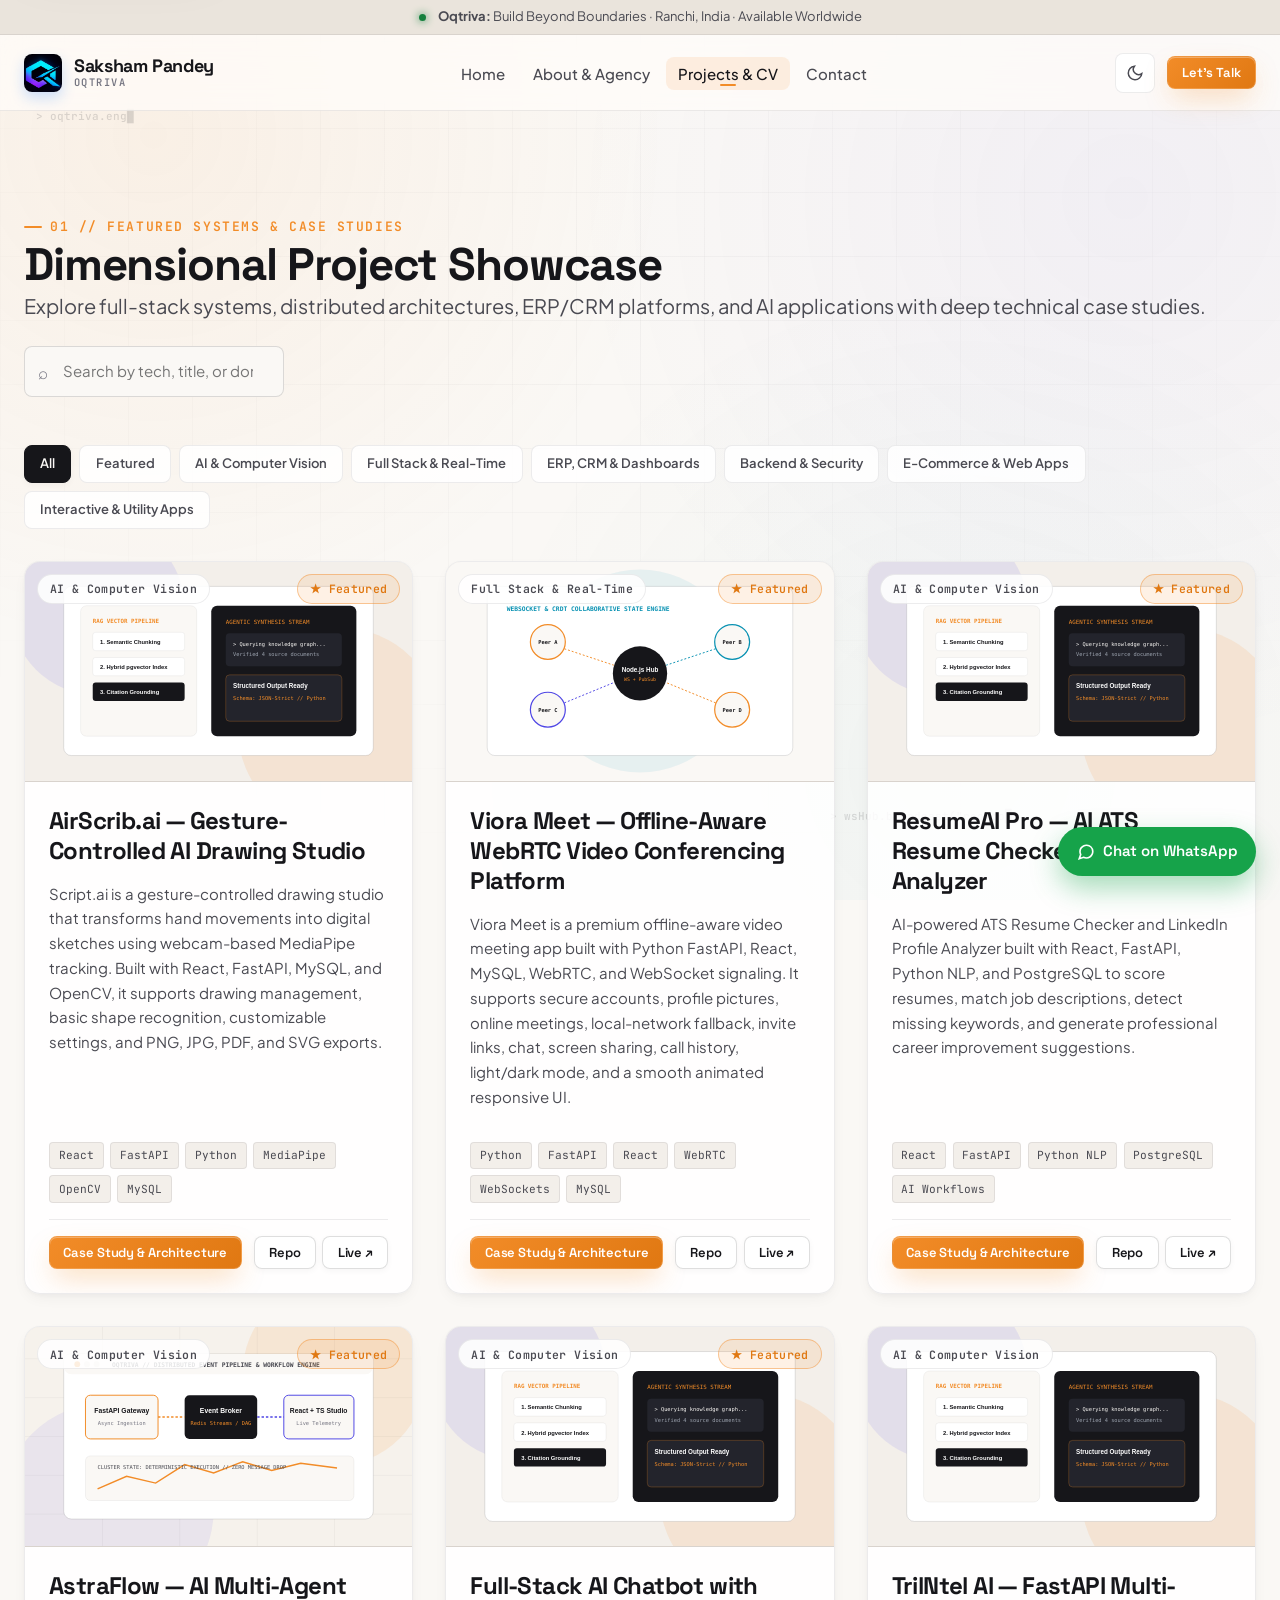
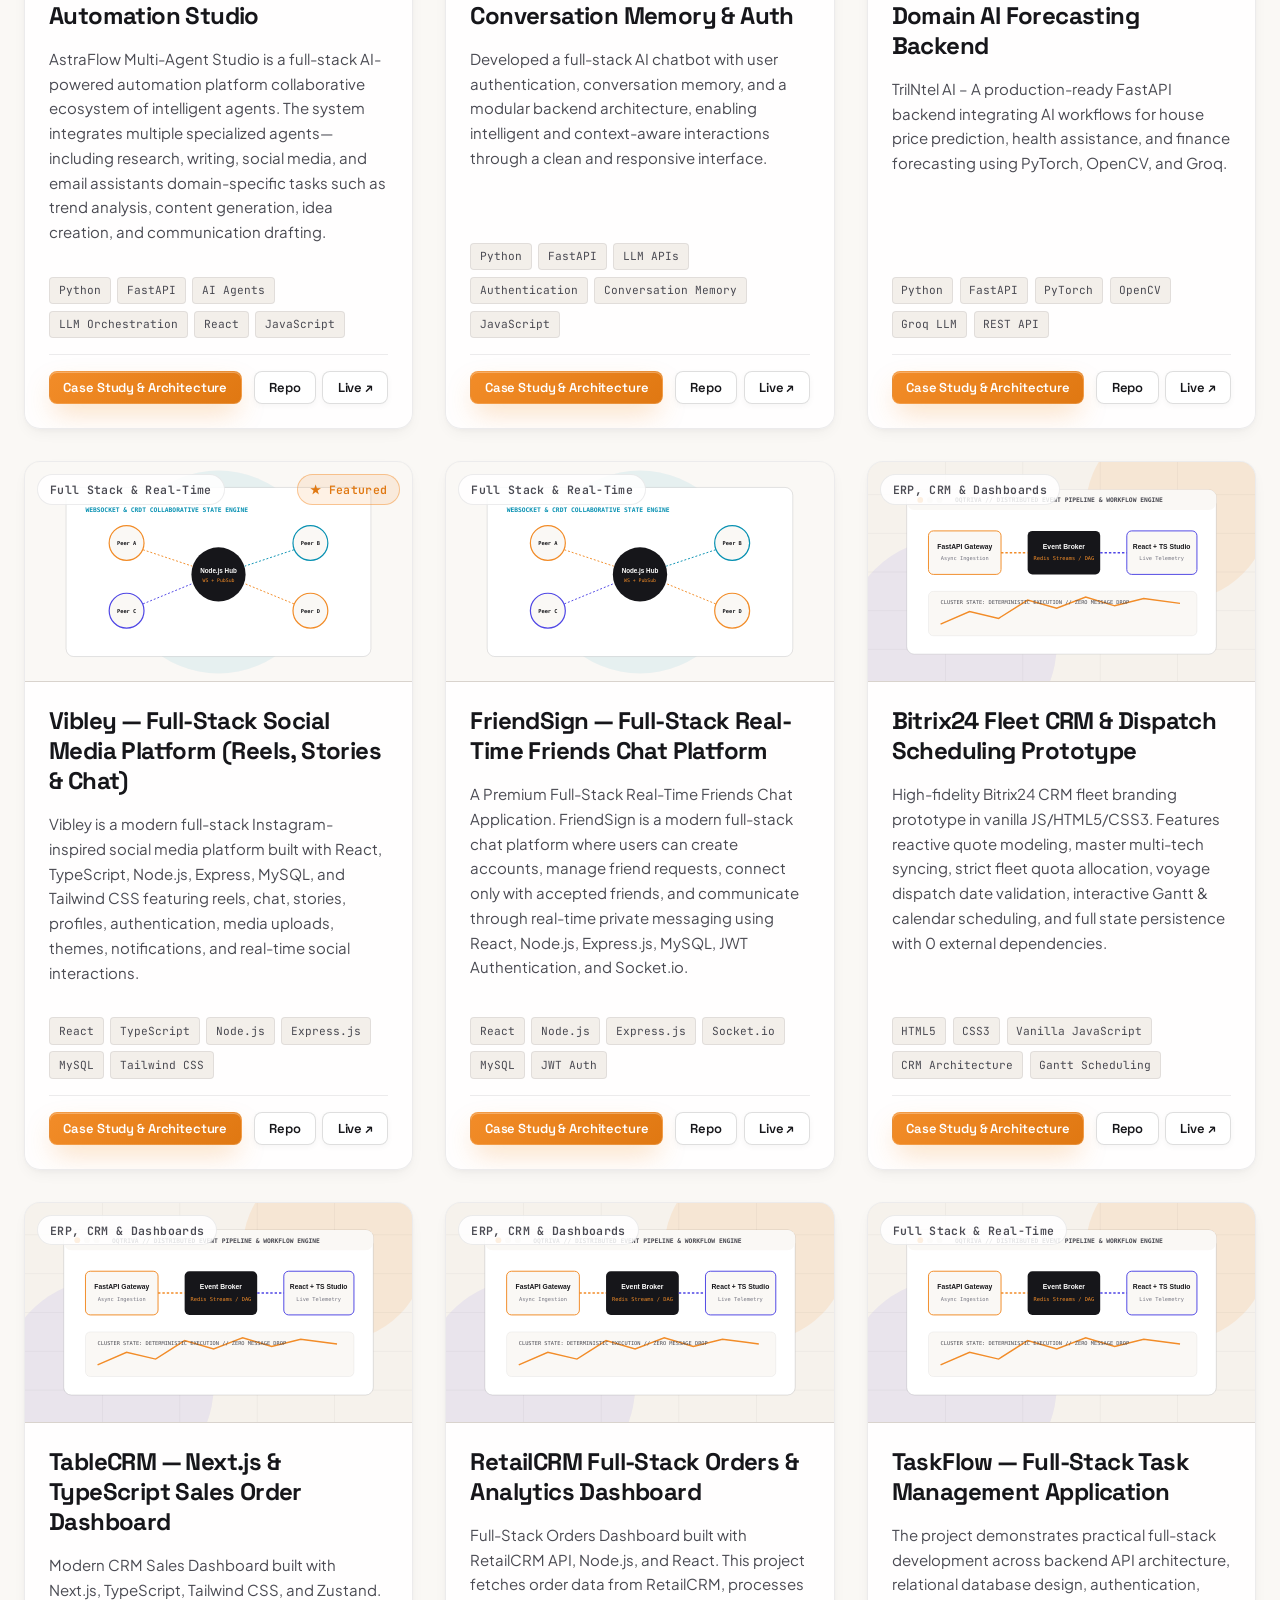
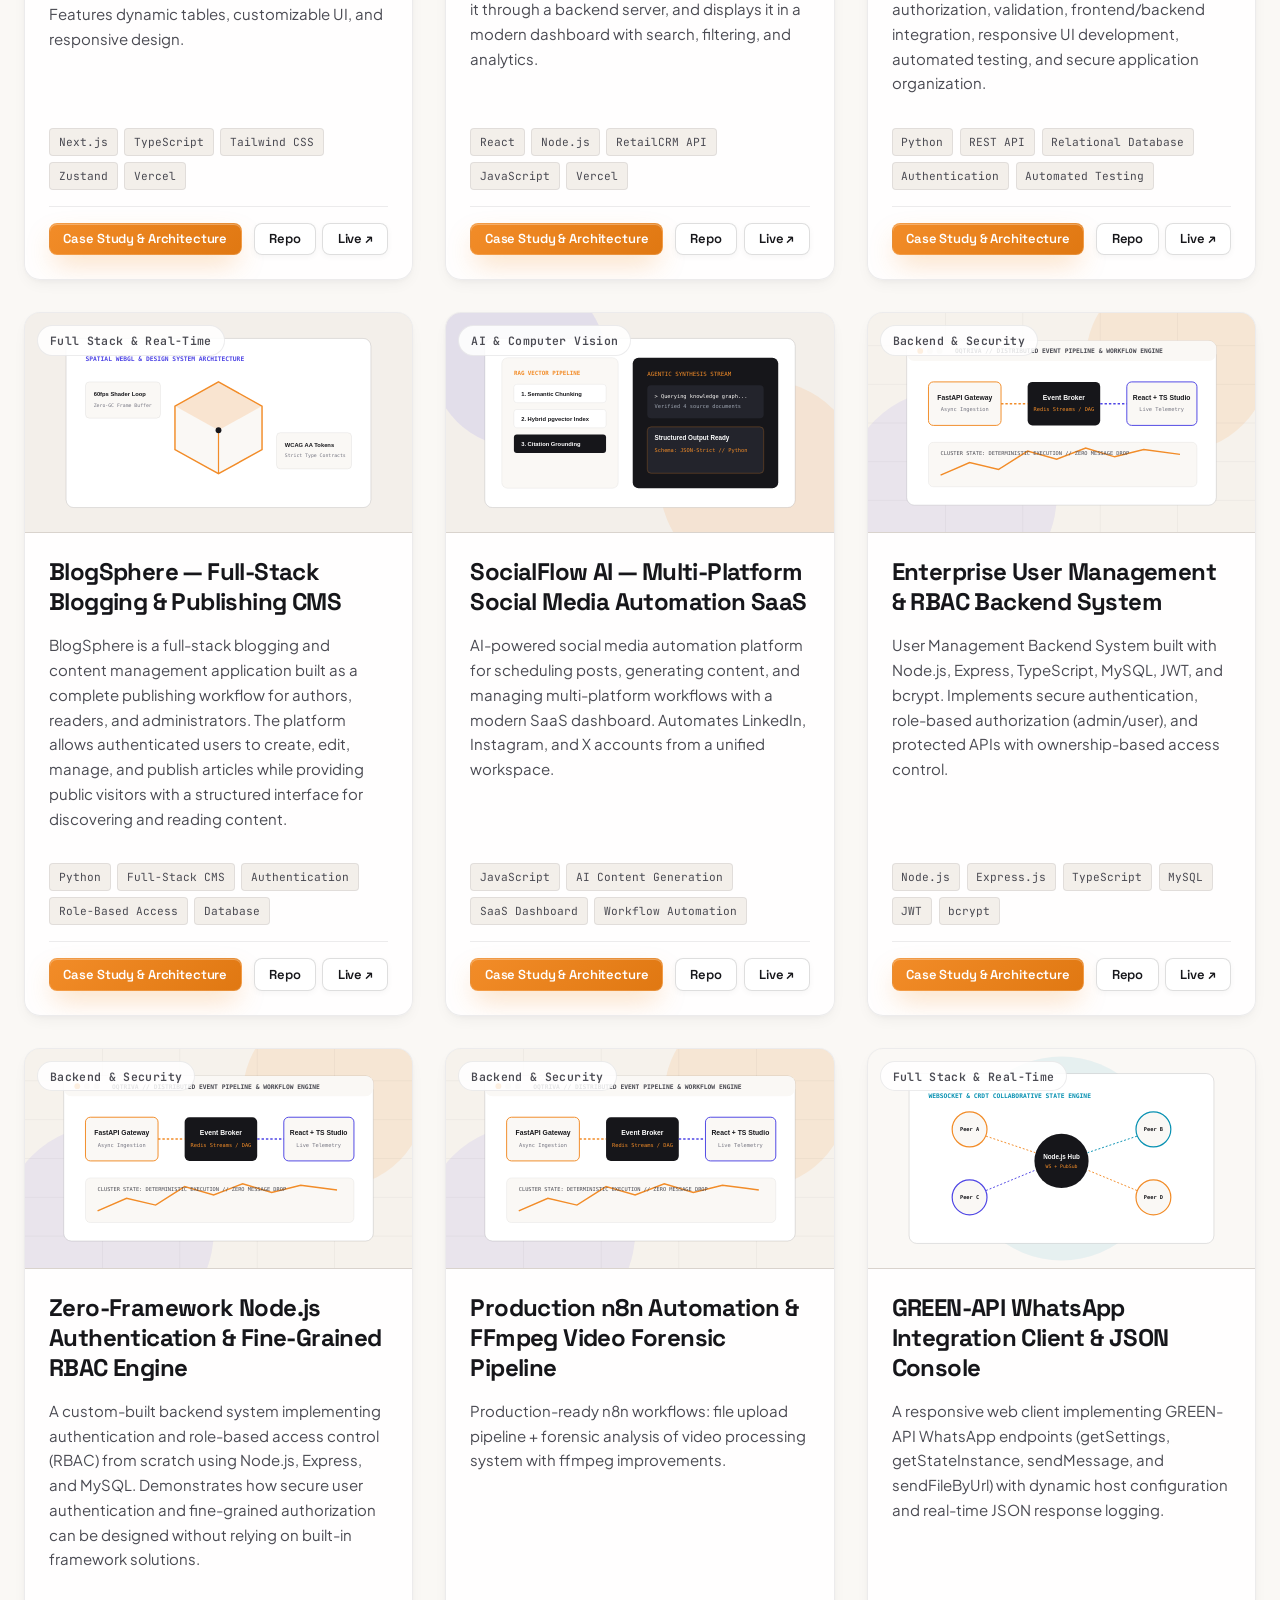
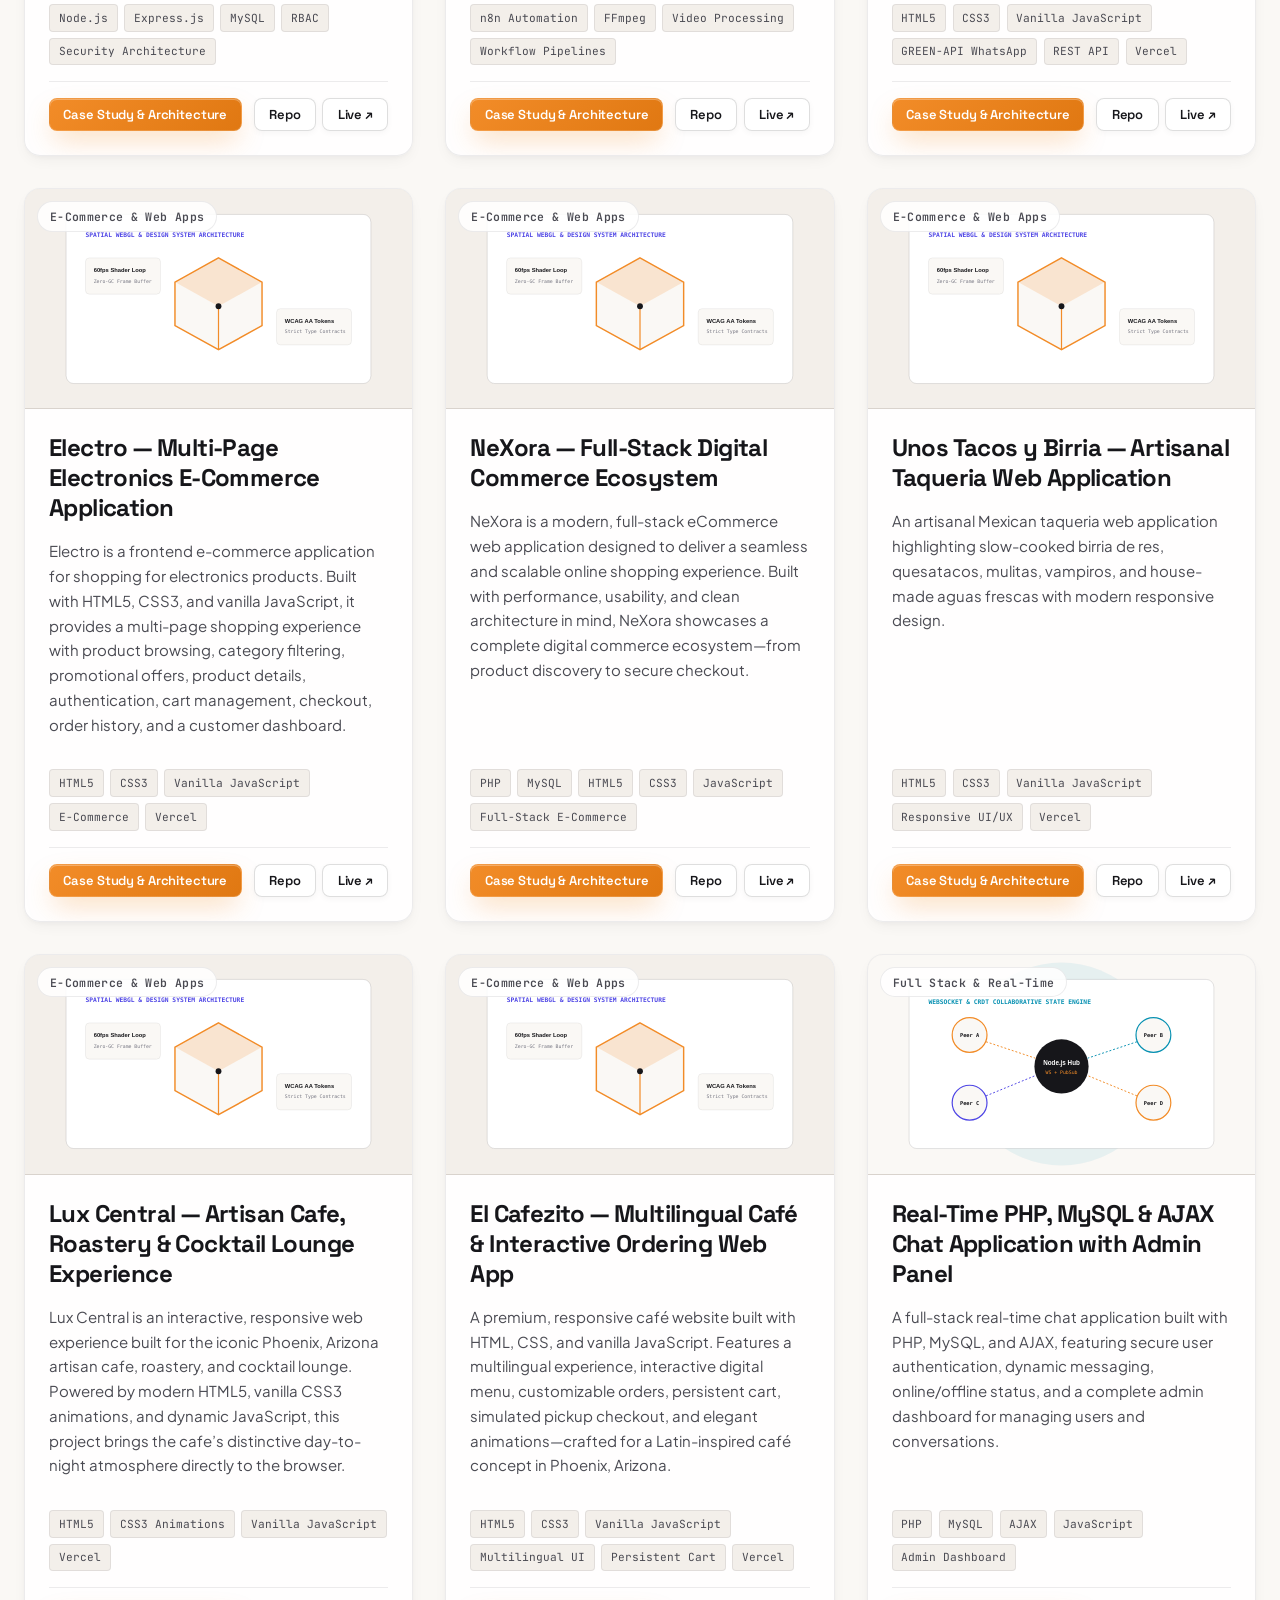
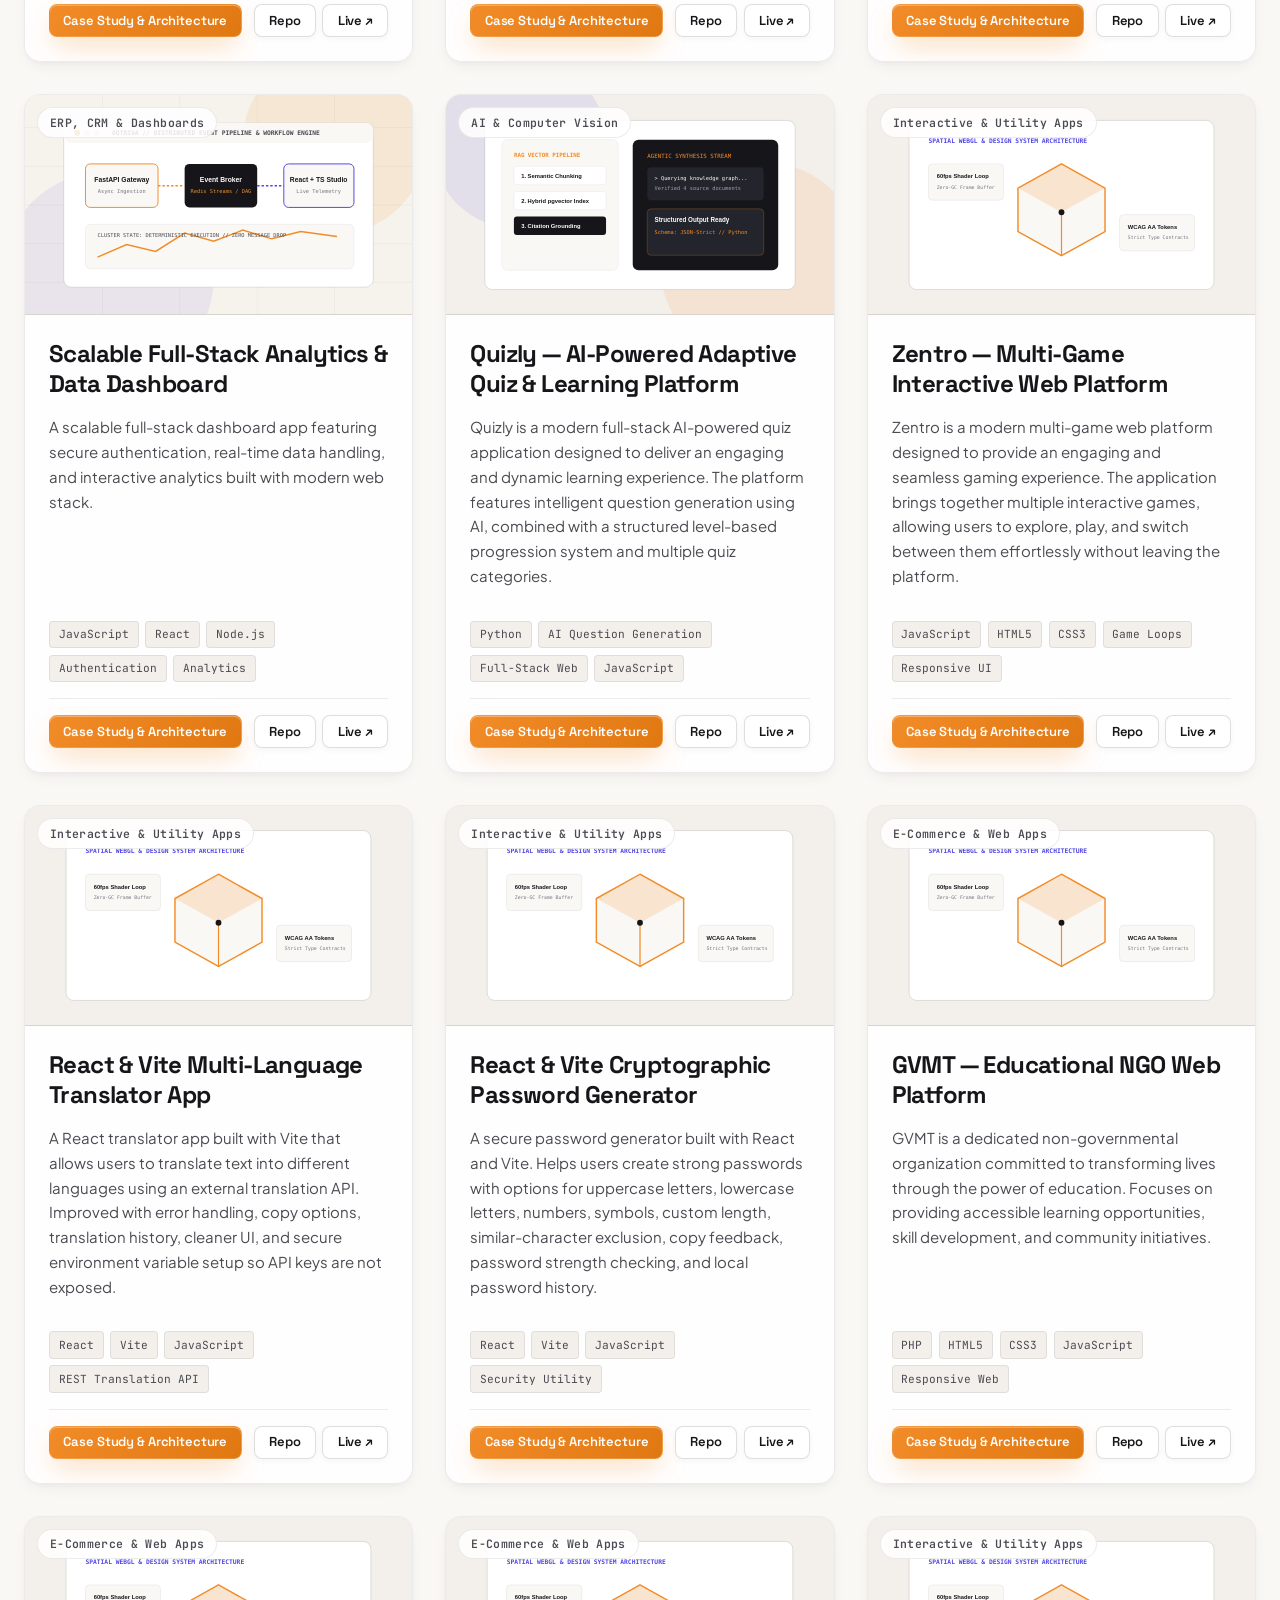
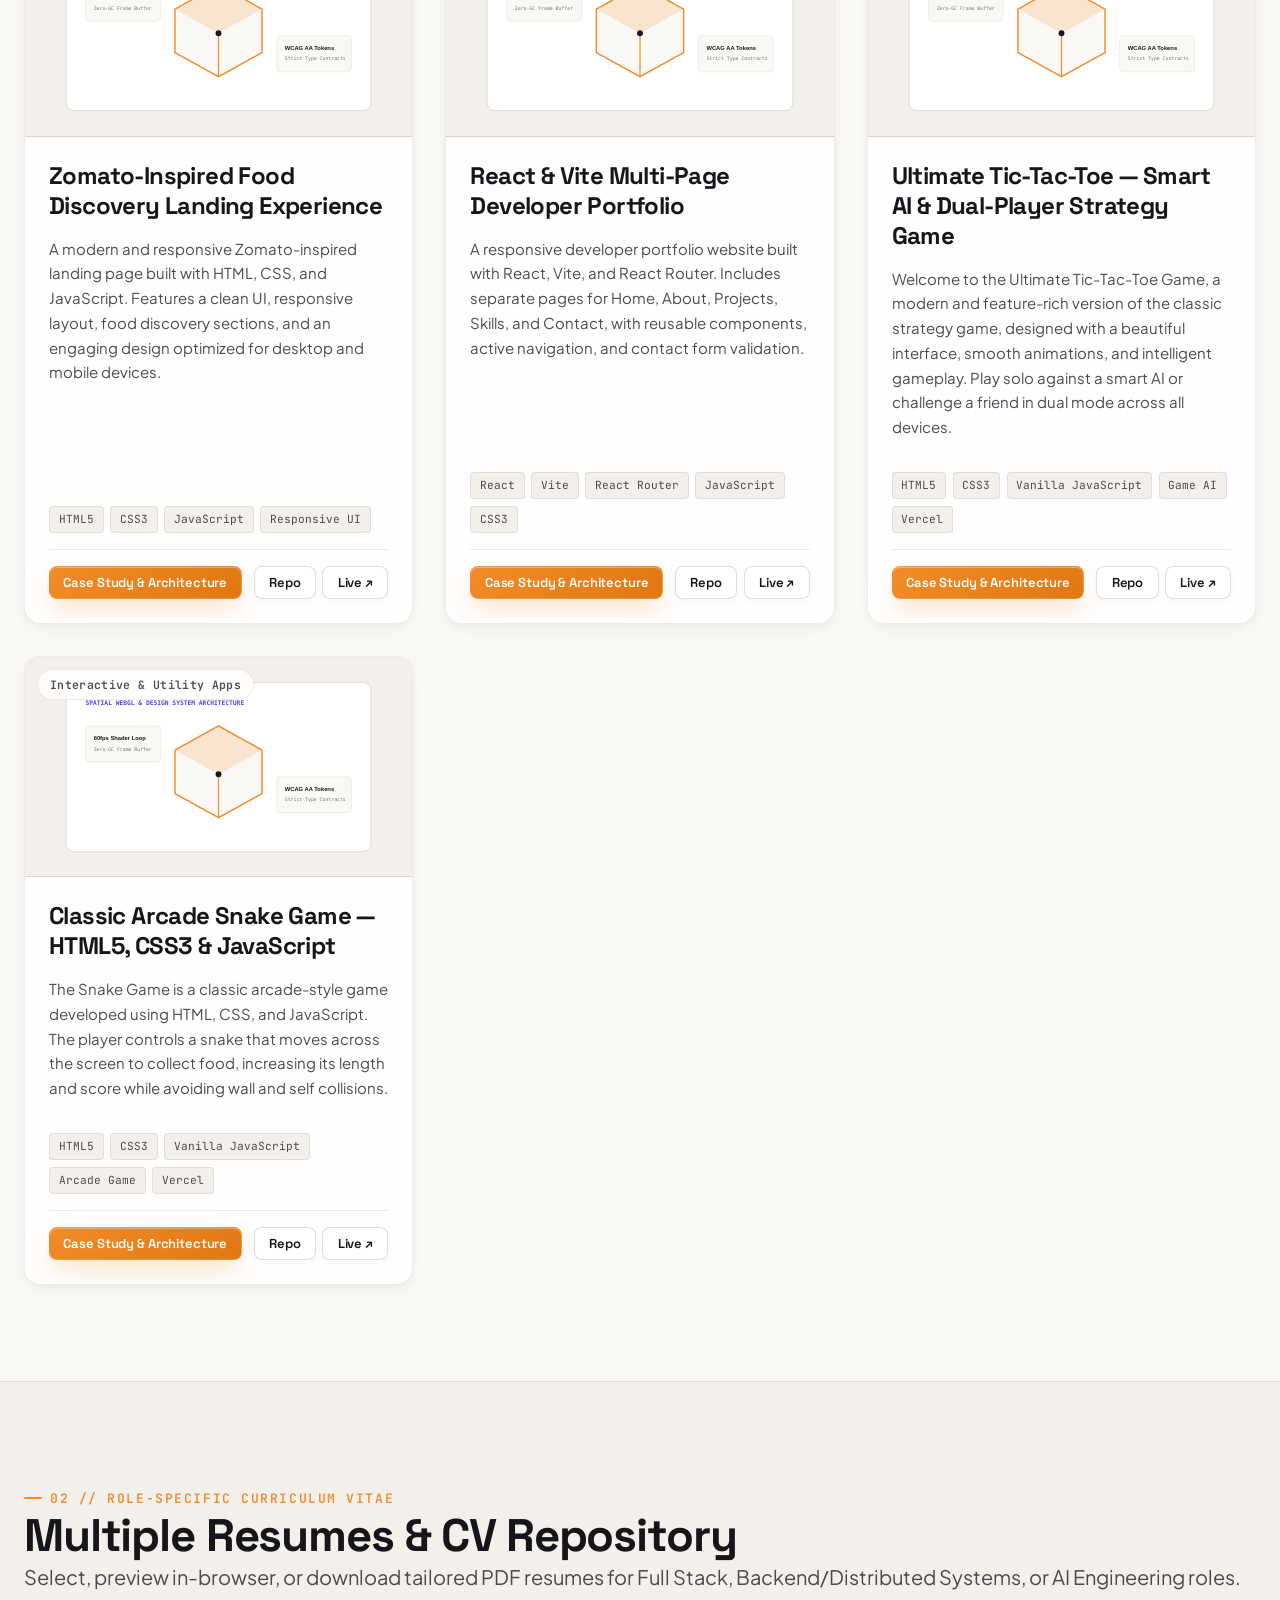
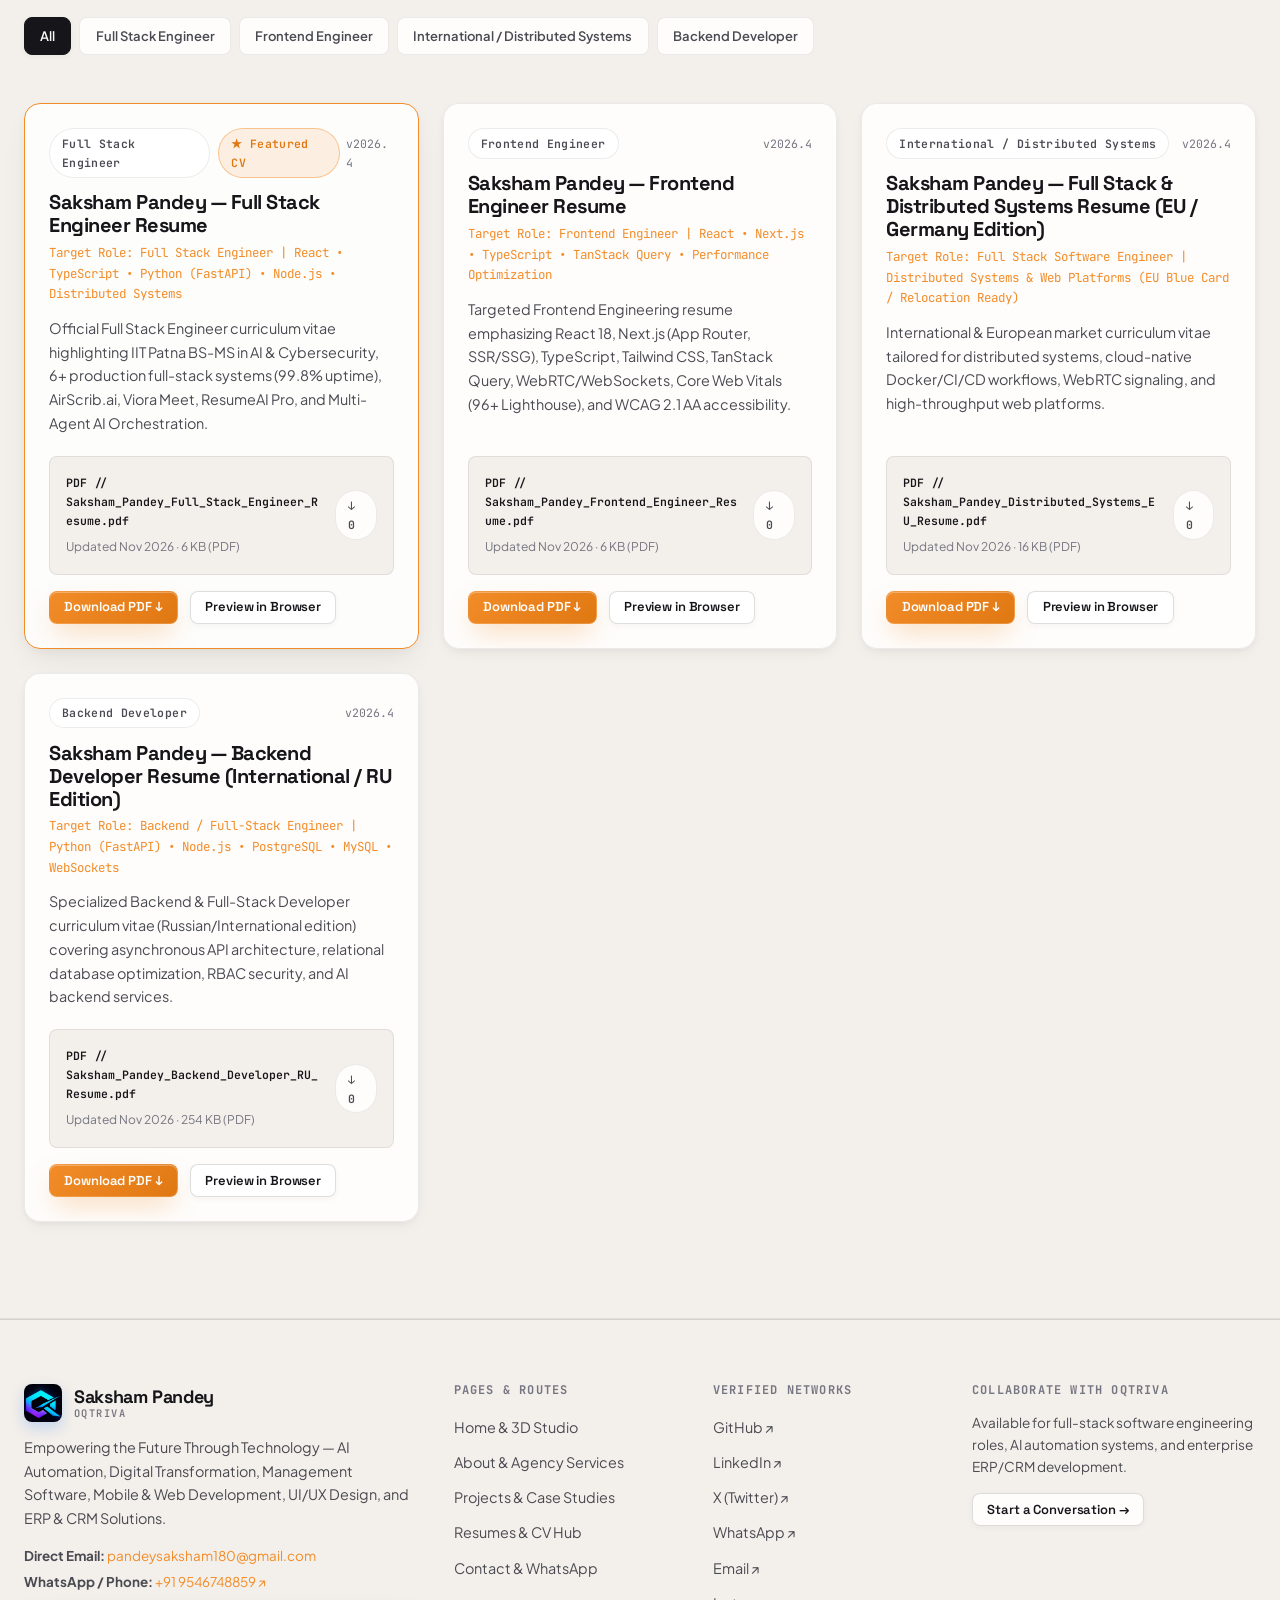
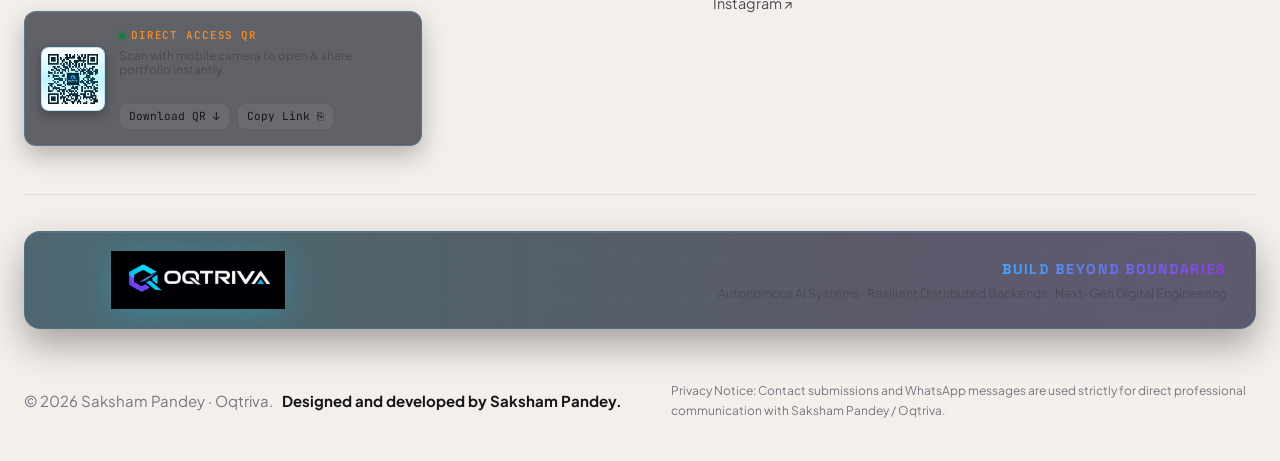
<file: projects.html>
<!doctype html>
<html lang="en" data-theme="light">
  <head>
    <meta charset="UTF-8" />
    <meta name="viewport" content="width=device-width, initial-scale=1.0" />
    <title>Projects, Case Studies &amp; Resumes — Saksham Pandey | OQTRIVA</title>
    <meta
      name="description"
      content="Explore interactive 3D software engineering projects, architectural case studies, and role-specific PDF resumes by Saksham Pandey (Oqtriva)."
    />
    <meta name="author" content="Saksham Pandey" />
    <meta name="robots" content="index, follow" />
    <!-- OQTRIVA Favicon -->
    <link rel="icon" type="image/png" href="assets/icons/oqtriva-icon.png" />
    <link rel="icon" type="image/svg+xml" href="assets/icons/oqtriva-logo.svg" />

    <link rel="preconnect" href="https://fonts.googleapis.com" />
    <link rel="preconnect" href="https://fonts.gstatic.com" crossorigin />
    <link
      href="https://fonts.googleapis.com/css2?family=JetBrains+Mono:wght@500;600;700&amp;family=Plus+Jakarta+Sans:wght@400;500;600;700&amp;family=Space+Grotesk:wght@600;700&amp;display=swap"
      rel="stylesheet"
    />

    <link rel="stylesheet" href="style.css" />
  </head>
  <body data-page="projects.html">
    <a href="#mainContent" class="skip-link">Skip to main content</a>

    <!-- Full-Viewport Interactive 3D Particle + Terminal Stream Background Canvas -->
    <canvas id="ambient3dBgCanvas" class="ambient-3d-canvas" aria-hidden="true"></canvas>

    <!-- Centralized "Teleport Drop-In" (< />) Route Transition Overlay -->
    <div id="teleportTransitionOverlay" class="teleport-overlay" aria-hidden="true">
      <div class="teleport-overlay__core">
        <span class="teleport-overlay__bracket teleport-overlay__bracket--left">&lt;</span>
        <span class="teleport-overlay__slash">/</span>
        <span class="teleport-overlay__bracket teleport-overlay__bracket--right">&gt;</span>
        <div class="teleport-overlay__ring"></div>
        <span class="teleport-overlay__label">OQTRIVA // TELEPORT ROUTE</span>
      </div>
    </div>

    <div id="customCursor" class="custom-cursor" aria-hidden="true"></div>

    <!-- Live Persistence / Local Preview Mode Status Bar -->
    <div id="syncStatusBanner" class="sync-banner" role="region" aria-label="Persistence status">
      <span class="sync-banner__dot"></span>
      <span>Oqtriva · Build Beyond Boundaries</span>
    </div>

    <!-- Site Header -->
    <header id="siteHeader" class="site-header">
      <div class="container site-header__inner">
        <a href="index.html" class="brand-logo" aria-label="Saksham Pandey — OQTRIVA Home">
          <img
            src="assets/icons/oqtriva-icon.png"
            alt="OQTRIVA Logo"
            class="brand-logo__img"
          />
          <span class="brand-logo__meta">
            <span id="navBrandName">Saksham Pandey</span>
            <span id="navBrandSub" class="brand-logo__sub">OQTRIVA</span>
          </span>
        </a>

        <nav aria-label="Primary Navigation">
          <ul id="navMenuList" class="nav-menu">
            <li>
              <a href="index.html" class="nav-link" data-page-route="index.html">Home</a>
            </li>
            <li>
              <a href="about.html" class="nav-link" data-page-route="about.html">About &amp; Agency</a>
            </li>
            <li>
              <a href="projects.html" class="nav-link is-active" data-page-route="projects.html">Projects &amp; CV</a>
            </li>
            <li>
              <a href="contact.html" class="nav-link" data-page-route="contact.html">Contact</a>
            </li>
          </ul>
        </nav>

        <div class="header-actions">
          <button
            type="button"
            id="themeToggleBtn"
            class="btn btn--icon"
            aria-label="Toggle color theme"
          >
            <svg width="18" height="18" viewBox="0 0 24 24" fill="none" stroke="currentColor" stroke-width="2" aria-hidden="true">
              <path d="M21 12.79A9 9 0 1 1 11.21 3 7 7 0 0 0 21 12.79z" />
            </svg>
          </button>
          <a href="contact.html" id="headerContactCta" class="btn btn--primary btn--sm header-cta-desktop">Let’s Talk</a>
          <button
            type="button"
            id="mobileMenuToggle"
            class="mobile-menu-toggle"
            aria-label="Toggle navigation menu"
            aria-expanded="false"
            aria-controls="navMenuList"
          >
            <svg width="20" height="20" viewBox="0 0 24 24" fill="none" stroke="currentColor" stroke-width="2" aria-hidden="true">
              <line x1="3" y1="6" x2="21" y2="6" />
              <line x1="3" y1="12" x2="21" y2="12" />
              <line x1="3" y1="18" x2="21" y2="18" />
            </svg>
          </button>
        </div>
      </div>
    </header>

    <main id="mainContent">
      <!-- 1. 3D PROJECTS SHOWCASE SECTION -->
      <section id="projects" class="section">
        <div class="container">
          <div class="section-header section-header--split reveal">
            <div>
              <span class="section-eyebrow">01 // Featured Systems &amp; Case Studies</span>
              <h1 class="section-title">Dimensional Project Showcase</h1>
              <p class="section-subtitle">
                Explore full-stack systems, distributed architectures, ERP/CRM platforms, and AI applications with deep technical case studies.
              </p>
            </div>
            <div class="search-input-wrap">
              <span class="search-input-wrap__icon" aria-hidden="true">⌕</span>
              <input
                type="search"
                id="projectSearchInput"
                class="form-input"
                placeholder="Search by tech, title, or domain..."
                aria-label="Search projects"
              />
            </div>
          </div>

          <div class="projects-toolbar reveal">
            <div
              id="projectCategoryFilters"
              class="filter-group"
              role="tablist"
              aria-label="Filter projects by category"
            ></div>
          </div>

          <div id="projectsGridContainer" class="projects-grid reveal reveal-delay-1"></div>
        </div>
      </section>

      <!-- 2. MULTIPLE RESUMES & CV MANAGEMENT HUB -->
      <section id="resumes" class="section section--alt">
        <div class="container">
          <div class="section-header section-header--split reveal">
            <div>
              <span class="section-eyebrow">02 // Role-Specific Curriculum Vitae</span>
              <h2 class="section-title">Multiple Resumes &amp; CV Repository</h2>
              <p class="section-subtitle">
                Select, preview in-browser, or download tailored PDF resumes for Full Stack, Backend/Distributed Systems, or AI Engineering roles.
              </p>
            </div>
            <div
              id="resumeCategoryFilters"
              class="filter-group"
              role="tablist"
              aria-label="Filter resumes by target role"
            ></div>
          </div>

          <div id="resumesGridContainer" class="resumes-grid reveal reveal-delay-1"></div>
        </div>
      </section>
    </main>

    <!-- GLOBAL VERIFIED FOOTER -->
    <footer class="site-footer">
      <div class="container">
        <div class="footer-grid">
          <div>
            <a href="index.html" class="brand-logo" style="margin-bottom: 0.85rem">
              <img src="assets/icons/oqtriva-icon.png" alt="OQTRIVA Logo" class="brand-logo__img" />
              <span class="brand-logo__meta">
                <span id="footerBrandName">Saksham Pandey</span>
                <span id="footerCompanySub" class="brand-logo__sub">OQTRIVA</span>
              </span>
            </a>
            <p id="footerTagline" style="font-size: 0.9rem; color: var(--text-secondary); max-width: 38ch; margin-bottom: 0.85rem;">
              Engineering resilient distributed backends, intelligent AI applications, ERP/CRM platforms, and dimensional web interfaces from India for the global web.
            </p>
            <div style="font-size: 0.84rem; color: var(--text-secondary); display: flex; flex-direction: column; gap: 0.25rem;">
              <span><strong>Direct Email:</strong> <a href="mailto:pandeysaksham180@gmail.com" style="color:var(--accent-primary);">pandeysaksham180@gmail.com</a></span>
              <span><strong>WhatsApp / Phone:</strong> <a href="https://wa.me/919546748859" target="_blank" rel="noopener noreferrer" style="color:var(--accent-primary);">+91 9546748859 ↗</a></span>
            </div>

            <!-- Direct Access QR Card (Circled Location in Footer Column 1) -->
            <div class="footer-qr-card">
              <button
                type="button"
                id="footerQrThumbBtn"
                class="footer-qr-card__thumb"
                title="Click to enlarge &amp; scan QR code"
                aria-label="Enlarge QR Code"
              >
                <img
                  src="assets/images/oqtriva-portfolio-qr.png"
                  alt="OQTRIVA Portfolio QR Code"
                  loading="lazy"
                />
              </button>
              <div class="footer-qr-card__info">
                <span class="footer-qr-card__tag">Direct Access QR</span>
                <p class="footer-qr-card__desc">
                  Scan with mobile camera to open &amp; share portfolio instantly.
                </p>
                <div class="footer-qr-card__actions">
                  <a
                    href="assets/images/oqtriva-portfolio-qr.png"
                    download="Oqtriva-Portfolio-QR.png"
                    class="footer-qr-btn"
                    title="Download high-res scannable QR Code"
                  >
                    Download QR ↓
                  </a>
                  <button
                    type="button"
                    id="copyShareLinkBtn"
                    class="footer-qr-btn"
                    title="Copy direct portfolio link"
                  >
                    Copy Link ⎘
                  </button>
                </div>
              </div>
            </div>
          </div>

          <div>
            <h3 class="mono" style="font-size: 0.75rem; text-transform: uppercase; letter-spacing: 0.1em; color: var(--text-muted); margin-bottom: 0.85rem;">
              Pages &amp; Routes
            </h3>
            <ul id="footerNavLinks" style="display: flex; flex-direction: column; gap: 0.45rem"></ul>
          </div>

          <div>
            <h3 class="mono" style="font-size: 0.75rem; text-transform: uppercase; letter-spacing: 0.1em; color: var(--text-muted); margin-bottom: 0.85rem;">
              Verified Networks
            </h3>
            <ul id="footerSocialLinks" style="display: flex; flex-direction: column; gap: 0.45rem"></ul>
          </div>

          <div>
            <h3 class="mono" style="font-size: 0.75rem; text-transform: uppercase; letter-spacing: 0.1em; color: var(--text-muted); margin-bottom: 0.85rem;">
              Collaborate with Oqtriva
            </h3>
            <p style="font-size: 0.85rem; color: var(--text-secondary); margin-bottom: 0.85rem;">
              Available for full-stack software engineering roles, AI automation systems, and enterprise ERP/CRM development.
            </p>
            <a href="contact.html" class="btn btn--secondary btn--sm">Start a Conversation →</a>
          </div>
        </div>

        <!-- Lowest Section: OQTRIVA Frosted-Glass Blurred Banner (Second Pic with Blurred Backdrop) -->
        <div class="footer-oqtriva-banner-wrap">
          <div class="footer-oqtriva-banner-glass">
            <div class="footer-oqtriva-banner-img-wrap">
              <img
                src="assets/images/oqtriva-banner.png"
                alt="OQTRIVA — Build Beyond Boundaries"
                class="footer-oqtriva-banner-img"
                loading="lazy"
              />
            </div>
            <div class="footer-oqtriva-banner-meta">
              <span class="footer-oqtriva-tagline">Build Beyond Boundaries</span>
              <span class="footer-oqtriva-sub">
                Autonomous AI Systems · Resilient Distributed Backends · Next-Gen Digital Engineering
              </span>
            </div>
          </div>
        </div>

        <div class="footer-bottom">
          <div>
            <span>&copy; <span id="footerYear">2026</span> <span id="footerCopyrightHolder">Saksham Pandey · OQTRIVA</span>.</span>
            <strong id="footerAttribution" style="color: var(--text-primary); margin-left: 0.35rem">
              Designed and engineered by Saksham Pandey · Oqtriva.
            </strong>
          </div>
          <p id="footerPrivacyNotice" style="font-size: 0.75rem; color: var(--text-muted); max-width: 65ch; margin: 0;"></p>
        </div>
      </div>
    </footer>

    <!-- Scannable High-Res QR Code Preview & Direct Share Modal -->
    <div id="qrPreviewModal" class="qr-modal" role="dialog" aria-modal="true" aria-hidden="true" aria-label="Portfolio Direct Access QR Code">
      <div class="qr-modal__backdrop"></div>
      <div class="qr-modal__dialog">
        <button type="button" id="closeQrModalBtn" class="qr-modal__close" aria-label="Close modal">✕</button>
        <div class="qr-modal__brand">
          <img src="assets/icons/oqtriva-icon.png" alt="OQTRIVA Emblem" />
          <span>OQTRIVA</span>
        </div>
        <h3 class="qr-modal__title">Direct Portfolio Access</h3>
        <p class="qr-modal__sub">Point any mobile phone camera or scanner at this QR code to load the live portfolio immediately.</p>
        <div class="qr-modal__qr-frame">
          <img src="assets/images/oqtriva-portfolio-qr.png" alt="Scannable OQTRIVA Portfolio QR Code" />
        </div>
        <div class="qr-modal__actions">
          <a href="assets/images/oqtriva-portfolio-qr.png" download="Oqtriva-Portfolio-QR.png" class="btn btn--primary btn--sm">
            Download QR Code ↓
          </a>
          <button type="button" onclick="navigator.clipboard.writeText(window.location.href.split('#')[0]);window.showToast&&window.showToast('Link copied to clipboard!','success');" class="btn btn--secondary btn--sm">
            Copy Share Link ⎘
          </button>
        </div>
      </div>
    </div>

    <div class="floating-actions">
      <button type="button" id="backToTopBtn" class="back-to-top" aria-label="Scroll back to top" title="Back to top">↑</button>
      <a
        id="floatingWhatsAppBtn"
        href="https://wa.me/919546748859"
        target="_blank"
        rel="noopener noreferrer"
        class="floating-whatsapp"
        aria-label="Chat with Saksham Pandey on WhatsApp"
      >
        <svg width="18" height="18" viewBox="0 0 24 24" fill="none" stroke="currentColor" stroke-width="2.2" aria-hidden="true">
          <path d="M21 11.5a8.38 8.38 0 0 1-.9 3.8 8.5 8.5 0 0 1-7.6 4.7 8.38 8.38 0 0 1-3.8-.9L3 21l1.9-5.7a8.38 8.38 0 0 1-.9-3.8 8.5 8.5 0 0 1 4.7-7.6 8.38 8.38 0 0 1 3.8-.9h.5a8.48 8.48 0 0 1 8 8v.5z" />
        </svg>
        <span id="floatingWhatsAppLabel">Chat on WhatsApp</span>
      </a>
    </div>

    <!-- Accessible Modal 1: Project Case Study & Architecture Inspector -->
    <div
      id="projectCaseStudyModal"
      class="modal-backdrop"
      role="dialog"
      aria-modal="true"
      aria-hidden="true"
      aria-labelledby="modalProjectTitle"
    >
      <div class="modal-dialog">
        <div class="modal-header">
          <div style="min-width:0;">
            <span id="modalProjectCounter" class="mono" style="font-size: 0.72rem; color: var(--accent-primary)">Project Case Study</span>
            <h3 id="modalProjectTitle" style="font-size: 1.35rem">Project Architecture</h3>
          </div>
          <button type="button" id="closeProjectModalBtn" class="btn btn--icon" aria-label="Close case study modal">✕</button>
        </div>
        <div id="modalProjectBody" class="modal-body"></div>
        <div class="modal-footer">
          <button type="button" id="prevProjectModalBtn" class="btn btn--secondary btn--sm">← Previous Project</button>
          <button type="button" id="nextProjectModalBtn" class="btn btn--secondary btn--sm">Next Project →</button>
        </div>
      </div>
    </div>

    <!-- Accessible Modal 2: In-Browser PDF Resume Viewer -->
    <div
      id="resumePreviewModal"
      class="modal-backdrop"
      role="dialog"
      aria-modal="true"
      aria-hidden="true"
      aria-labelledby="modalResumeTitle"
    >
      <div class="modal-dialog">
        <div class="modal-header">
          <div style="min-width:0;">
            <span class="mono" style="font-size: 0.72rem; color: var(--accent-primary)">DOCUMENT PREVIEW</span>
            <h3 id="modalResumeTitle" style="font-size: 1.25rem">Resume Preview</h3>
          </div>
          <div style="display: flex; gap: 0.5rem">
            <button type="button" id="modalResumeDownloadBtn" class="btn btn--primary btn--sm">Download PDF ↓</button>
            <button type="button" id="closeResumeModalBtn" class="btn btn--icon" aria-label="Close resume preview">✕</button>
          </div>
        </div>
        <div id="modalResumeFrameContainer" class="modal-body" style="padding: 1rem"></div>
      </div>
    </div>

    <script defer src="script.js"></script>
  </body>
</html>
</file>
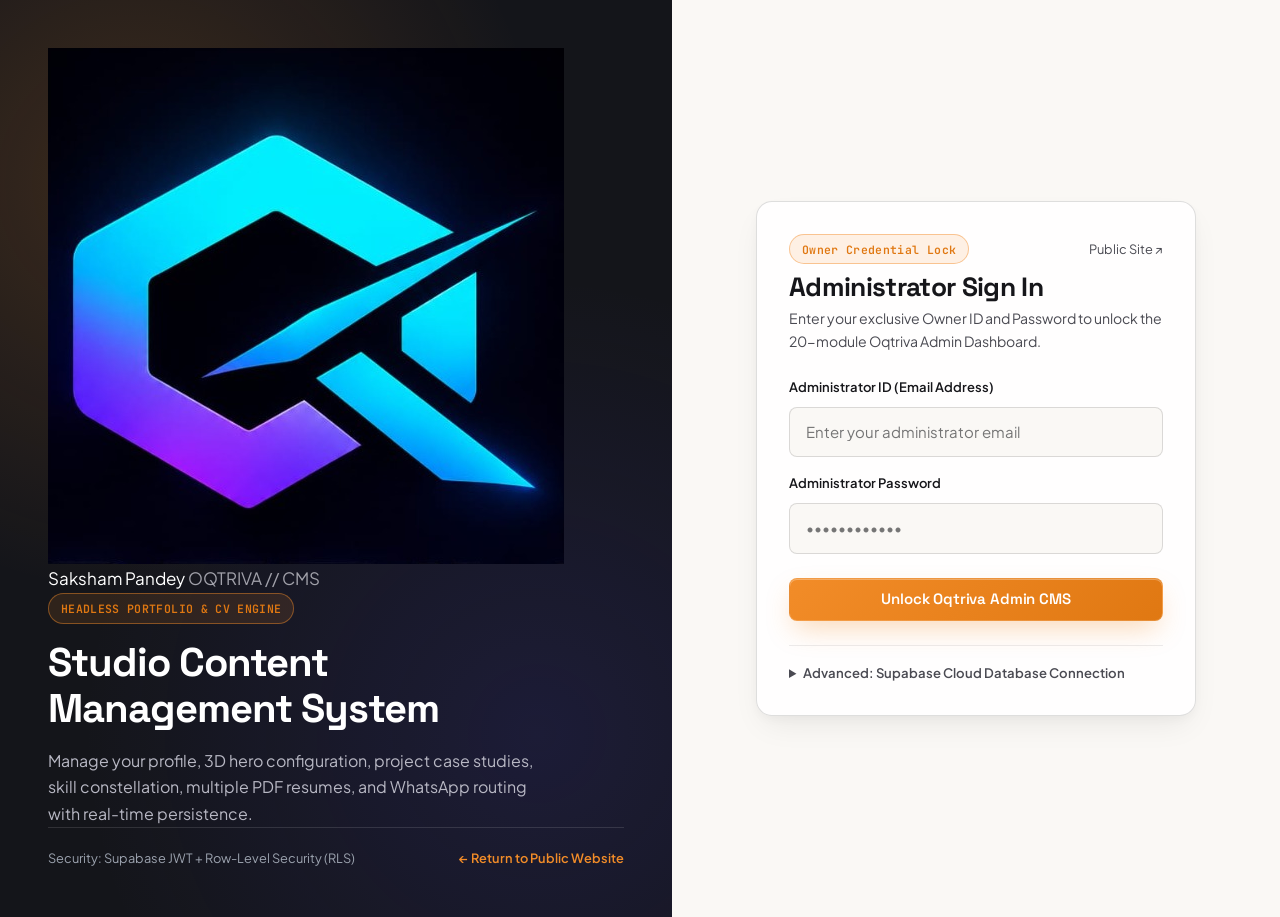
<file: admin/login.html>
<!DOCTYPE html>
<html lang="en" data-theme="light">
<head>
  <meta charset="UTF-8" />
  <meta name="viewport" content="width=device-width, initial-scale=1.0" />
  <title>Admin Authentication | Saksham Pandey · OQTRIVA CMS</title>
  <meta name="robots" content="noindex, nofollow" />
  <link rel="icon" type="image/png" href="../assets/icons/oqtriva-icon.png" />
  <link rel="icon" type="image/svg+xml" href="../assets/icons/oqtriva-logo.svg" />
  <link rel="preconnect" href="https://fonts.googleapis.com" />
  <link rel="preconnect" href="https://fonts.gstatic.com" crossorigin />
  <link href="https://fonts.googleapis.com/css2?family=JetBrains+Mono:wght@500;600;700&amp;family=Plus+Jakarta+Sans:wght@400;500;600;700&amp;family=Space+Grotesk:wght@600;700&amp;display=swap" rel="stylesheet" />
  <link rel="stylesheet" href="../css/tokens.css" />
  <link rel="stylesheet" href="../css/base.css" />
  <link rel="stylesheet" href="../css/components.css" />
  <link rel="stylesheet" href="css/admin.css" />
</head>
<body class="admin-body">
  <div class="auth-screen">
    <!-- Left Architectural Showcase Panel -->
    <aside class="auth-showcase">
      <div>
        <a href="../index.html" class="brand-logo" style="color:#FFFFFF;">
          <img src="../assets/icons/oqtriva-icon.png" alt="OQTRIVA Logo" class="brand-logo__img" />
          <span class="brand-logo__meta">
            <span>Saksham Pandey</span>
            <span class="brand-logo__sub" style="color:#A1A1AA;">OQTRIVA // CMS</span>
          </span>
        </a>
      </div>

      <div style="max-width:500px;">
        <span class="badge badge--accent" style="margin-bottom:1rem;">HEADLESS PORTFOLIO &amp; CV ENGINE</span>
        <h1 style="color:#FFFFFF;font-size:2.5rem;margin-bottom:1rem;">
          Studio Content Management System
        </h1>
        <p style="color:#B8B8C4;font-size:1rem;line-height:1.65;">
          Manage your profile, 3D hero configuration, project case studies, skill constellation, multiple PDF resumes, and WhatsApp routing with real-time persistence.
        </p>
      </div>

      <div style="border-top:1px solid rgba(255,255,255,0.12);padding-top:1.25rem;display:flex;justify-content:space-between;align-items:center;font-size:0.8rem;color:#9CA3AF;">
        <span>Security: Supabase JWT + Row-Level Security (RLS)</span>
        <a href="../index.html" style="color:#F28C28;font-weight:600;">← Return to Public Website</a>
      </div>
    </aside>

    <!-- Right Authentication Panel -->
    <main class="auth-panel">
      <div class="auth-card">
        <div style="margin-bottom:1.5rem;">
          <div style="display:flex;justify-content:space-between;align-items:center;margin-bottom:0.5rem;">
            <span id="authModeBadge" class="badge badge--accent">Restricted Owner Access</span>
            <a href="../index.html" style="font-size:0.8rem;color:var(--text-secondary);">Public Site ↗</a>
          </div>
          <h2 style="font-size:1.65rem;margin-bottom:0.25rem;">Administrator Sign In</h2>
          <p id="authSubtitle" style="font-size:0.88rem;color:var(--text-secondary);">
            Enter your exclusive Owner ID and Password to unlock the 20-module Oqtriva Admin Dashboard.
          </p>
        </div>

        <div id="authAlertBox"
             role="alert"
             style="display:none;padding:0.75rem 1rem;border-radius:var(--radius-sm);font-size:0.85rem;margin-bottom:1rem;">
        </div>

        <!-- Strict Owner Login Form -->
        <form id="supabaseLoginForm" novalidate>
          <div class="form-group">
            <label for="adminEmail" class="form-label">Administrator ID (Email Address)</label>
            <input type="email"
                   id="adminEmail"
                   class="form-input"
                   placeholder="Enter your administrator email"
                   required
                   autocomplete="username" />
          </div>

          <div class="form-group">
            <label for="adminPassword" class="form-label">Administrator Password</label>
            <input type="password"
                   id="adminPassword"
                   class="form-input"
                   placeholder="••••••••••••"
                   required
                   autocomplete="current-password" />
          </div>

          <button type="submit" id="supabaseLoginBtn" class="btn btn--primary" style="width:100%;margin-top:0.5rem;">
            Unlock Oqtriva Admin CMS
          </button>
        </form>

        <!-- Collapsible Backend Connection Setup -->
        <details style="margin-top:1.5rem;border-top:1px solid var(--border-subtle);padding-top:1rem;">
          <summary style="font-size:0.82rem;font-weight:600;cursor:pointer;color:var(--text-secondary);">
            Advanced: Supabase Cloud Database Connection
          </summary>
          <div style="margin-top:1rem;display:flex;flex-direction:column;gap:0.75rem;">
            <div class="form-group" style="margin:0;">
              <label for="cfgSupabaseUrl" class="form-label">Supabase Project URL</label>
              <input type="url"
                     id="cfgSupabaseUrl"
                     class="form-input"
                     placeholder="https://xyzcompany.supabase.co" />
            </div>
            <div class="form-group" style="margin:0;">
              <label for="cfgSupabaseKey" class="form-label">Supabase Public Anon Key (Never use service_role)</label>
              <input type="text"
                     id="cfgSupabaseKey"
                     class="form-input"
                     placeholder="eyJhbGciOiJIUzI1NiIsInR5cCI..." />
            </div>
            <div style="display:flex;gap:0.5rem;">
              <button type="button" id="saveBackendConfigBtn" class="btn btn--primary btn--sm">
                Save Connection
              </button>
              <button type="button" id="clearBackendConfigBtn" class="btn btn--ghost btn--sm">
                Disconnect Cloud
              </button>
            </div>
          </div>
        </details>
      </div>
    </main>
  </div>

  <script defer src="js/login-bundle.js"></script>
</body>
</html>
</file>
<file: style.css>
/* === STYLESHEET: css/tokens.css === */
/* ==========================================================================
   DESIGN TOKENS — SAKSHAM PANDEY | OQTRIVA
   Predominantly warm pearl/alabaster light theme with charcoal typography,
   signature #F28C28 warm orange accent, dimensional shadows, and 3D depth.
   ========================================================================== */

:root {
  /* --- Color Palette: Light Theme (Default) --- */
  --bg-primary: #FAF8F5;
  --bg-secondary: #F3EFEA;
  --bg-tertiary: #EAE4DC;
  --bg-elevated: rgba(255, 255, 255, 0.86);
  --bg-glass: rgba(255, 253, 250, 0.72);
  --bg-glass-strong: rgba(255, 253, 250, 0.92);
  --bg-code: #1E1E24;

  /* --- Typography Colors --- */
  --text-primary: #16161A;
  --text-secondary: #4A4A52;
  --text-muted: #767682;
  --text-on-accent: #FFFFFF;
  --text-inverse: #FAF8F5;

  /* --- Brand Accents --- */
  --accent-primary: #F28C28;
  --accent-primary-hover: #E07812;
  --accent-primary-soft: rgba(242, 140, 40, 0.12);
  --accent-primary-glow: rgba(242, 140, 40, 0.28);
  --accent-secondary: #4F46E5;
  --accent-secondary-soft: rgba(79, 70, 229, 0.1);
  --accent-cyan: #0891B2;
  --accent-cyan-soft: rgba(8, 145, 178, 0.1);

  /* --- Semantic Status Colors --- */
  --status-success: #15803D;
  --status-success-bg: rgba(21, 128, 61, 0.1);
  --status-warning: #B45309;
  --status-warning-bg: rgba(180, 83, 9, 0.12);
  --status-danger: #DC2626;
  --status-danger-bg: rgba(220, 38, 38, 0.1);
  --status-info: #0369A1;
  --status-info-bg: rgba(3, 105, 161, 0.1);

  /* --- Borders & Dividers --- */
  --border-subtle: rgba(22, 22, 26, 0.08);
  --border-medium: rgba(22, 22, 26, 0.14);
  --border-strong: rgba(22, 22, 26, 0.24);
  --border-glass: rgba(255, 255, 255, 0.65);
  --border-accent: rgba(242, 140, 40, 0.45);

  /* --- Dimensional Shadows & Lighting --- */
  --shadow-xs: 0 2px 6px rgba(22, 22, 26, 0.04);
  --shadow-sm: 0 6px 16px -4px rgba(22, 22, 26, 0.06), 0 2px 6px -1px rgba(22, 22, 26, 0.04);
  --shadow-md: 0 14px 32px -8px rgba(22, 22, 26, 0.08), 0 4px 12px -2px rgba(22, 22, 26, 0.04);
  --shadow-lg: 0 24px 56px -12px rgba(22, 22, 26, 0.12), 0 8px 20px -4px rgba(22, 22, 26, 0.05);
  --shadow-3d: 0 28px 64px -16px rgba(22, 22, 26, 0.15), 0 12px 24px -6px rgba(242, 140, 40, 0.08), inset 0 1px 0 rgba(255, 255, 255, 0.8);
  --shadow-accent: 0 12px 28px -6px rgba(242, 140, 40, 0.35);

  /* --- Glass & Surface Effects --- */
  --blur-glass: blur(16px);
  --blur-heavy: blur(28px);
  --surface-specular: radial-gradient(600px circle at var(--mouse-x, 50%) var(--mouse-y, 50%), rgba(242, 140, 40, 0.1), transparent 40%);

  /* --- Typography Scale --- */
  --font-display: 'Space Grotesk', 'Plus Jakarta Sans', -apple-system, BlinkMacSystemFont, 'Segoe UI', sans-serif;
  --font-sans: 'Plus Jakarta Sans', 'Inter', -apple-system, BlinkMacSystemFont, 'Segoe UI', Roboto, sans-serif;
  --font-mono: 'JetBrains Mono', 'Fira Code', Consolas, monospace;

  --text-xs: clamp(0.75rem, 0.72rem + 0.15vw, 0.8125rem);
  --text-sm: clamp(0.875rem, 0.84rem + 0.18vw, 0.9375rem);
  --text-base: clamp(1rem, 0.96rem + 0.2vw, 1.0625rem);
  --text-lg: clamp(1.125rem, 1.06rem + 0.3vw, 1.25rem);
  --text-xl: clamp(1.25rem, 1.15rem + 0.5vw, 1.5rem);
  --text-2xl: clamp(1.5rem, 1.35rem + 0.75vw, 2rem);
  --text-3xl: clamp(2rem, 1.7rem + 1.5vw, 2.85rem);
  --text-4xl: clamp(2.5rem, 2rem + 2.5vw, 4.25rem);

  /* --- Spacing Scale --- */
  --space-1: 0.25rem;
  --space-2: 0.5rem;
  --space-3: 0.75rem;
  --space-4: 1rem;
  --space-5: 1.25rem;
  --space-6: 1.5rem;
  --space-8: 2rem;
  --space-10: 2.5rem;
  --space-12: 3rem;
  --space-16: 4rem;
  --space-20: 5rem;
  --space-24: 6rem;
  --space-32: 8rem;

  /* --- Border Radii (Architectural & Crisp, Not Over-Rounded) --- */
  --radius-xs: 4px;
  --radius-sm: 8px;
  --radius-md: 12px;
  --radius-lg: 16px;
  --radius-xl: 22px;
  --radius-pill: 9999px;

  /* --- 3D & Motion Parameters --- */
  --perspective-main: 1200px;
  --perspective-deep: 1800px;
  --ease-out-expo: cubic-bezier(0.16, 1, 0.3, 1);
  --ease-out-quart: cubic-bezier(0.25, 1, 0.5, 1);
  --ease-spring: cubic-bezier(0.34, 1.56, 0.64, 1);
  --duration-fast: 180ms;
  --duration-normal: 320ms;
  --duration-slow: 600ms;

  /* --- Layout & Containers --- */
  --container-max: 1280px;
  --container-narrow: 920px;
  --header-height: 76px;

  /* --- Z-Index Scale --- */
  --z-bg-canvas: 0;
  --z-decor: 1;
  --z-content: 10;
  --z-floating-cta: 80;
  --z-header: 100;
  --z-modal: 200;
  --z-intro: 500;
  --z-toast: 600;
}

/* --- Optional Refined Dark Theme --- */
[data-theme="dark"] {
  --bg-primary: #0F1014;
  --bg-secondary: #16181F;
  --bg-tertiary: #1F222B;
  --bg-elevated: rgba(26, 29, 38, 0.88);
  --bg-glass: rgba(22, 24, 31, 0.75);
  --bg-glass-strong: rgba(22, 24, 31, 0.94);

  --text-primary: #F5F5F7;
  --text-secondary: #B8B8C4;
  --text-muted: #7E808F;
  --text-inverse: #16161A;

  --border-subtle: rgba(255, 255, 255, 0.07);
  --border-medium: rgba(255, 255, 255, 0.13);
  --border-strong: rgba(255, 255, 255, 0.24);
  --border-glass: rgba(255, 255, 255, 0.1);

  --shadow-xs: 0 2px 6px rgba(0, 0, 0, 0.3);
  --shadow-sm: 0 6px 16px -4px rgba(0, 0, 0, 0.4);
  --shadow-md: 0 14px 32px -8px rgba(0, 0, 0, 0.5);
  --shadow-lg: 0 24px 56px -12px rgba(0, 0, 0, 0.65);
  --shadow-3d: 0 28px 64px -16px rgba(0, 0, 0, 0.7), 0 12px 24px -6px rgba(242, 140, 40, 0.12), inset 0 1px 0 rgba(255, 255, 255, 0.08);
}


/* === STYLESHEET: css/base.css === */
/* ==========================================================================
   BASE STYLES & ACCESSIBILITY FOUNDATION
   ========================================================================== */

*,
*::before,
*::after {
  box-sizing: border-box;
  margin: 0;
  padding: 0;
}

html {
  font-size: 16px;
  scroll-behavior: smooth;
  scroll-padding-top: calc(var(--header-height) + 24px);
  -webkit-text-size-adjust: 100%;
  text-Rendering: optimizeLegibility;
  -webkit-font-smoothing: antialiased;
  -moz-osx-font-smoothing: grayscale;
}

body {
  font-family: var(--font-sans);
  font-size: var(--text-base);
  line-height: 1.65;
  color: var(--text-primary);
  background-color: var(--bg-primary);
  overflow-x: hidden;
  transition: background-color var(--duration-normal) var(--ease-out-quart),
              color var(--duration-normal) var(--ease-out-quart);
  position: relative;
  min-height: 100vh;
}

/* Subtle architectural ambient background mesh */
body::before {
  content: "";
  position: fixed;
  inset: 0;
  z-index: -2;
  background:
    radial-gradient(circle at 12% 15%, rgba(242, 140, 40, 0.075), transparent 38%),
    radial-gradient(circle at 88% 22%, rgba(79, 70, 229, 0.05), transparent 42%),
    radial-gradient(circle at 75% 85%, rgba(8, 145, 178, 0.045), transparent 40%);
  pointer-events: none;
}

/* Subtle architectural coordinate grid overlay */
body::after {
  content: "";
  position: fixed;
  inset: 0;
  z-index: -1;
  background-image:
    linear-gradient(to right, var(--border-subtle) 1px, transparent 1px),
    linear-gradient(to bottom, var(--border-subtle) 1px, transparent 1px);
  background-size: 64px 64px;
  mask-image: radial-gradient(ellipse 80% 70% at 50% 35%, rgba(0, 0, 0, 0.45), transparent 90%);
  -webkit-mask-image: radial-gradient(ellipse 80% 70% at 50% 35%, rgba(0, 0, 0, 0.45), transparent 90%);
  pointer-events: none;
}

/* --- Typography & Global Text Overflow Prevention --- */
h1, h2, h3, h4, h5, h6 {
  font-family: var(--font-display);
  font-weight: 700;
  line-height: 1.15;
  letter-spacing: -0.025em;
  color: var(--text-primary);
  overflow-wrap: break-word;
  word-break: break-word;
  max-width: 100%;
}

h1 { font-size: var(--text-4xl); }
h2 { font-size: var(--text-3xl); }
h3 { font-size: var(--text-2xl); }
h4 { font-size: var(--text-xl); }

p, li, span, a, dd, dt, blockquote {
  overflow-wrap: break-word;
  word-break: break-word;
}

/* Ambient 3D Particle & Terminal Stream Background Canvas */
.ambient-3d-canvas {
  position: fixed;
  inset: 0;
  width: 100vw;
  height: 100vh;
  z-index: 0;
  pointer-events: none;
}

p {
  color: var(--text-secondary);
  margin-bottom: var(--space-4);
}

p:last-child {
  margin-bottom: 0;
}

a {
  color: inherit;
  text-decoration: none;
  transition: color var(--duration-fast) ease;
}

img, svg, video, canvas {
  display: block;
  max-width: 100%;
}

button, input, select, textarea {
  font: inherit;
  color: inherit;
}

button {
  cursor: pointer;
  background: none;
  border: none;
}

ul, ol {
  list-style: none;
}

code, pre, .mono {
  font-family: var(--font-mono);
}

/* --- Selection & Focus Accessibility --- */
::selection {
  background-color: var(--accent-primary);
  color: #FFFFFF;
}

:focus-visible {
  outline: 2px solid var(--accent-primary);
  outline-offset: 3px;
  border-radius: var(--radius-xs);
}

/* Skip to main content link for keyboard & screen-reader users */
.skip-link {
  position: fixed;
  top: -100px;
  left: var(--space-4);
  z-index: 9999;
  background: var(--text-primary);
  color: var(--bg-primary);
  padding: var(--space-3) var(--space-5);
  border-radius: var(--radius-sm);
  font-weight: 600;
  box-shadow: var(--shadow-lg);
  transition: top var(--duration-fast) ease;
}

.skip-link:focus {
  top: var(--space-4);
}

.sr-only {
  position: absolute;
  width: 1px;
  height: 1px;
  padding: 0;
  margin: -1px;
  overflow: hidden;
  clip: rect(0, 0, 0, 0);
  white-space: nowrap;
  border: 0;
}

/* --- Custom Scrollbar --- */
::-webkit-scrollbar {
  width: 10px;
  height: 10px;
}

::-webkit-scrollbar-track {
  background: var(--bg-secondary);
}

::-webkit-scrollbar-thumb {
  background: var(--border-strong);
  border-radius: var(--radius-pill);
  border: 2px solid var(--bg-secondary);
}

::-webkit-scrollbar-thumb:hover {
  background: var(--accent-primary);
}

/* --- Reduced Motion Compliance --- */
@media (prefers-reduced-motion: reduce) {
  *,
  *::before,
  *::after {
    animation-duration: 0.01ms !important;
    animation-iteration-count: 1 !important;
    transition-duration: 0.01ms !important;
    scroll-behavior: auto !important;
  }
}

/* --- Print Styles --- */
@media print {
  body {
    background: #FFFFFF !important;
    color: #000000 !important;
  }
  body::before,
  body::after,
  .site-header,
  .intro-overlay,
  .floating-whatsapp,
  .back-to-top,
  .custom-cursor,
  .hero-3d-stage,
  .preview-mode-banner {
    display: none !important;
  }
  .section {
    padding: 1.5rem 0 !important;
    page-break-inside: avoid;
  }
}


/* === STYLESHEET: css/layout.css === */
/* ==========================================================================
   LAYOUT & ARCHITECTURAL STRUCTURE
   ========================================================================== */

.container {
  width: 100%;
  max-width: var(--container-max);
  margin-inline: auto;
  padding-inline: var(--space-6);
}

.container--narrow {
  max-width: var(--container-narrow);
}

.section {
  position: relative;
  padding-block: var(--space-24);
  z-index: var(--z-content);
}

.section--alt {
  background-color: var(--bg-secondary);
  border-top: 1px solid var(--border-subtle);
  border-bottom: 1px solid var(--border-subtle);
}

.section-header {
  display: flex;
  flex-direction: column;
  gap: var(--space-3);
  margin-bottom: var(--space-12);
  max-width: 740px;
}

.section-header--split {
  flex-direction: row;
  justify-content: space-between;
  align-items: flex-end;
  max-width: 100%;
  flex-wrap: wrap;
  gap: var(--space-6);
}

.section-eyebrow {
  display: inline-flex;
  align-items: center;
  gap: var(--space-2);
  font-family: var(--font-mono);
  font-size: var(--text-xs);
  font-weight: 600;
  text-transform: uppercase;
  letter-spacing: 0.12em;
  color: var(--accent-primary);
}

.section-eyebrow::before {
  content: "";
  display: inline-block;
  width: 18px;
  height: 2px;
  background-color: var(--accent-primary);
  border-radius: 2px;
}

.section-title {
  font-size: var(--text-3xl);
  color: var(--text-primary);
}

.section-subtitle {
  font-size: var(--text-lg);
  color: var(--text-secondary);
  line-height: 1.6;
}

/* --- Top Preview / Status Banner --- */
.sync-banner {
  background: var(--bg-tertiary);
  border-bottom: 1px solid var(--border-subtle);
  padding: 0.4rem var(--space-6);
  font-size: var(--text-xs);
  color: var(--text-secondary);
  display: flex;
  align-items: center;
  justify-content: center;
  gap: var(--space-3);
  position: relative;
  z-index: calc(var(--z-header) + 1);
}

.sync-banner__dot {
  width: 7px;
  height: 7px;
  border-radius: 50%;
  background: var(--accent-primary);
  box-shadow: 0 0 8px var(--accent-primary);
}

.sync-banner a {
  color: var(--accent-primary);
  font-weight: 600;
  text-decoration: underline;
  text-underline-offset: 2px;
}

/* --- Site Header & Navigation --- */
.site-header {
  position: sticky;
  top: 0;
  z-index: var(--z-header);
  height: var(--header-height);
  background: var(--bg-glass);
  backdrop-filter: var(--blur-glass);
  -webkit-backdrop-filter: var(--blur-glass);
  border-bottom: 1px solid var(--border-subtle);
  transition: background-color var(--duration-normal) ease,
              box-shadow var(--duration-normal) ease;
}

.site-header.is-scrolled {
  background: var(--bg-glass-strong);
  box-shadow: var(--shadow-sm);
}

.site-header__inner {
  height: 100%;
  display: flex;
  align-items: center;
  justify-content: space-between;
  gap: var(--space-4);
}

.brand-logo {
  display: inline-flex;
  align-items: center;
  gap: var(--space-3);
  font-family: var(--font-display);
  font-weight: 700;
  font-size: 1.125rem;
  letter-spacing: -0.02em;
  color: var(--text-primary);
  min-width: 0;
}

.brand-logo__img {
  width: 38px;
  height: 38px;
  border-radius: var(--radius-sm);
  object-fit: contain;
  flex-shrink: 0;
  box-shadow: 0 6px 14px rgba(26, 117, 255, 0.22), inset 0 1px 1px rgba(255, 255, 255, 0.35);
  transition: transform var(--duration-normal) var(--ease-spring);
}

.brand-logo:hover .brand-logo__img {
  transform: perspective(200px) rotateY(10deg) rotateX(-8deg) scale(1.06);
}

.brand-logo__cube {
  width: 34px;
  height: 34px;
  border-radius: var(--radius-sm);
  background: linear-gradient(135deg, var(--accent-primary), #D96B12);
  color: #FFFFFF;
  display: grid;
  place-items: center;
  font-family: var(--font-mono);
  font-weight: 700;
  font-size: 0.9rem;
  box-shadow: 0 6px 14px rgba(242, 140, 40, 0.3), inset 0 1px 1px rgba(255, 255, 255, 0.4);
  transform: perspective(200px) rotateY(-8deg) rotateX(6deg);
  transition: transform var(--duration-normal) var(--ease-spring);
  flex-shrink: 0;
}

.brand-logo:hover .brand-logo__cube {
  transform: perspective(200px) rotateY(10deg) rotateX(-8deg) scale(1.06);
}

.brand-logo__meta {
  display: flex;
  flex-direction: column;
  line-height: 1.15;
}

.brand-logo__sub {
  font-family: var(--font-mono);
  font-size: 0.65rem;
  letter-spacing: 0.14em;
  text-transform: uppercase;
  color: var(--text-muted);
  font-weight: 600;
}

.nav-menu {
  display: flex;
  align-items: center;
  gap: var(--space-1);
}

.nav-link {
  padding: 0.45rem 0.75rem;
  border-radius: var(--radius-sm);
  font-size: var(--text-sm);
  font-weight: 500;
  color: var(--text-secondary);
  transition: color var(--duration-fast) ease, background-color var(--duration-fast) ease;
  position: relative;
}

.nav-link:hover,
.nav-link.is-active {
  color: var(--text-primary);
  background-color: var(--accent-primary-soft);
}

.nav-link.is-active::after {
  content: "";
  position: absolute;
  bottom: 4px;
  left: 50%;
  transform: translateX(-50%);
  width: 16px;
  height: 2px;
  background-color: var(--accent-primary);
  border-radius: 2px;
}

.header-actions {
  display: flex;
  align-items: center;
  gap: var(--space-3);
}

.mobile-menu-toggle {
  display: none;
  width: 42px;
  height: 42px;
  border-radius: var(--radius-sm);
  border: 1px solid var(--border-medium);
  background: var(--bg-elevated);
  align-items: center;
  justify-content: center;
  color: var(--text-primary);
}

/* --- Hero Section --- */
.hero-section {
  position: relative;
  min-height: calc(100vh - var(--header-height));
  display: flex;
  align-items: center;
  padding-block: var(--space-16) var(--space-20);
  overflow: hidden;
}

.hero-grid {
  display: grid;
  grid-template-columns: 1.12fr 0.88fr;
  gap: var(--space-12);
  align-items: center;
}

.hero-content {
  position: relative;
  z-index: 2;
  display: flex;
  flex-direction: column;
  align-items: flex-start;
  gap: var(--space-5);
}

.hero-badges {
  display: flex;
  flex-wrap: wrap;
  align-items: center;
  gap: var(--space-3);
}

.hero-title {
  font-size: var(--text-4xl);
  line-height: 1.08;
  letter-spacing: -0.03em;
}

.hero-title__highlight {
  color: var(--accent-primary);
  position: relative;
  display: inline-block;
}

.hero-headline {
  font-family: var(--font-display);
  font-size: var(--text-xl);
  font-weight: 600;
  color: var(--text-primary);
  line-height: 1.35;
}

.hero-specialty-bar {
  display: inline-flex;
  align-items: center;
  gap: var(--space-2);
  padding: var(--space-2) var(--space-4);
  background: var(--bg-secondary);
  border: 1px solid var(--border-subtle);
  border-radius: var(--radius-sm);
  font-family: var(--font-mono);
  font-size: var(--text-xs);
  color: var(--text-secondary);
}

.hero-specialty-bar__dynamic {
  color: var(--accent-primary);
  font-weight: 600;
}

.hero-intro {
  font-size: var(--text-lg);
  color: var(--text-secondary);
  max-width: 62ch;
}

.hero-cta-group {
  display: flex;
  flex-wrap: wrap;
  align-items: center;
  gap: var(--space-4);
  margin-top: var(--space-2);
}

.hero-meta-strip {
  display: flex;
  flex-wrap: wrap;
  gap: var(--space-6);
  margin-top: var(--space-4);
  padding-top: var(--space-5);
  border-top: 1px solid var(--border-subtle);
  width: 100%;
}

.hero-meta-item {
  display: flex;
  flex-direction: column;
  gap: 2px;
}

.hero-meta-item__label {
  font-family: var(--font-mono);
  font-size: 0.7rem;
  text-transform: uppercase;
  letter-spacing: 0.08em;
  color: var(--text-muted);
}

.hero-meta-item__value {
  font-weight: 600;
  font-size: var(--text-sm);
  color: var(--text-primary);
}

/* --- Interactive 3D Hero Stage --- */
.hero-3d-stage {
  position: relative;
  width: 100%;
  height: 540px;
  perspective: var(--perspective-deep);
  display: flex;
  align-items: center;
  justify-content: center;
}

.hero-canvas-wrapper {
  position: relative;
  width: 100%;
  height: 100%;
  border-radius: var(--radius-xl);
  background:
    radial-gradient(circle at 50% 45%, rgba(242, 140, 40, 0.14), rgba(79, 70, 229, 0.05) 55%, transparent 75%),
    var(--bg-elevated);
  border: 1px solid var(--border-glass);
  box-shadow: var(--shadow-3d);
  overflow: hidden;
  transform-style: preserve-3d;
  transition: transform 0.2s ease-out;
}

#hero3dCanvas {
  width: 100%;
  height: 100%;
  cursor: grab;
}

#hero3dCanvas:active {
  cursor: grabbing;
}

/* Spatial floating telemetry cards around the 3D sculpture */
.spatial-card {
  position: absolute;
  background: var(--bg-glass-strong);
  backdrop-filter: var(--blur-glass);
  -webkit-backdrop-filter: var(--blur-glass);
  border: 1px solid var(--border-medium);
  border-radius: var(--radius-md);
  padding: var(--space-3) var(--space-4);
  box-shadow: var(--shadow-md);
  pointer-events: none;
  z-index: 3;
  transform: translateZ(40px);
}

.spatial-card--top-left {
  top: 22px;
  left: 22px;
}

.spatial-card--bottom-right {
  bottom: 22px;
  right: 22px;
}

.spatial-card--bottom-left {
  bottom: 22px;
  left: 22px;
}

.spatial-card__label {
  font-family: var(--font-mono);
  font-size: 0.68rem;
  text-transform: uppercase;
  letter-spacing: 0.1em;
  color: var(--text-muted);
  display: block;
}

.spatial-card__value {
  font-family: var(--font-display);
  font-weight: 700;
  font-size: var(--text-sm);
  color: var(--text-primary);
  display: flex;
  align-items: center;
  gap: var(--space-2);
}

/* --- About Section Grid --- */
.about-grid {
  display: grid;
  grid-template-columns: 1.15fr 0.85fr;
  gap: var(--space-12);
  align-items: start;
}

.about-narrative {
  background: var(--bg-elevated);
  border: 1px solid var(--border-subtle);
  border-radius: var(--radius-lg);
  padding: var(--space-8);
  box-shadow: var(--shadow-sm);
}

.about-pillars {
  display: grid;
  grid-template-columns: 1fr;
  gap: var(--space-4);
}

/* --- Skills Section Layout --- */
.skills-controls {
  display: flex;
  flex-wrap: wrap;
  justify-content: space-between;
  align-items: center;
  gap: var(--space-4);
  margin-bottom: var(--space-8);
}

.skills-layout {
  display: grid;
  grid-template-columns: 1fr;
  gap: var(--space-8);
}

.skills-constellation-stage {
  position: relative;
  width: 100%;
  height: 440px;
  background: var(--bg-elevated);
  border: 1px solid var(--border-medium);
  border-radius: var(--radius-lg);
  box-shadow: var(--shadow-md);
  overflow: hidden;
  display: grid;
  grid-template-columns: 1fr 340px;
}

.skills-grid {
  display: grid;
  grid-template-columns: repeat(auto-fill, minmax(280px, 1fr));
  gap: var(--space-5);
}

/* --- Experience & Education Timeline Layout --- */
.timeline-tabs {
  display: inline-flex;
  background: var(--bg-tertiary);
  padding: 4px;
  border-radius: var(--radius-md);
  margin-bottom: var(--space-8);
}

.timeline-grid {
  position: relative;
  display: flex;
  flex-direction: column;
  gap: var(--space-6);
  padding-left: var(--space-8);
  border-left: 2px solid var(--border-medium);
}

/* --- Projects Showcase Grid --- */
.projects-toolbar {
  display: flex;
  flex-wrap: wrap;
  justify-content: space-between;
  align-items: center;
  gap: var(--space-4);
  margin-bottom: var(--space-8);
}

.projects-grid {
  display: grid;
  grid-template-columns: repeat(auto-fill, minmax(360px, 1fr));
  gap: var(--space-8);
  perspective: var(--perspective-main);
}

/* --- Achievements & Certifications Grid --- */
.achievements-grid {
  display: grid;
  grid-template-columns: repeat(auto-fill, minmax(320px, 1fr));
  gap: var(--space-6);
}

/* --- Resumes Hub Layout --- */
.resumes-grid {
  display: grid;
  grid-template-columns: repeat(auto-fill, minmax(340px, 1fr));
  gap: var(--space-6);
}

/* --- Contact Section Split Layout --- */
.contact-grid {
  display: grid;
  grid-template-columns: 0.9fr 1.1fr;
  gap: var(--space-12);
  align-items: start;
}

/* --- Footer Layout --- */
.site-footer {
  background: var(--bg-secondary);
  border-top: 1px solid var(--border-medium);
  padding-block: var(--space-16) var(--space-10);
  position: relative;
  z-index: var(--z-content);
}

.footer-grid {
  display: grid;
  grid-template-columns: 1.4fr 0.8fr 0.8fr 1fr;
  gap: var(--space-8);
  padding-bottom: var(--space-12);
  border-bottom: 1px solid var(--border-subtle);
}

.footer-bottom {
  padding-top: var(--space-8);
  display: flex;
  flex-wrap: wrap;
  justify-content: space-between;
  align-items: center;
  gap: var(--space-4);
  font-size: var(--text-sm);
  color: var(--text-muted);
}


/* === STYLESHEET: css/components.css === */
/* ==========================================================================
   COMPONENTS — BUTTONS, 3D CARDS, MODALS, FORMS, BADGES, & MICROINTERACTIONS
   ========================================================================== */

/* --- Buttons --- */
.btn {
  display: inline-flex;
  align-items: center;
  justify-content: center;
  gap: var(--space-2);
  padding: 0.72rem 1.35rem;
  border-radius: var(--radius-sm);
  font-family: var(--font-display);
  font-size: var(--text-sm);
  font-weight: 600;
  line-height: 1.2;
  letter-spacing: -0.01em;
  transition: transform var(--duration-fast) var(--ease-out-quart),
              box-shadow var(--duration-fast) var(--ease-out-quart),
              background-color var(--duration-fast) ease,
              border-color var(--duration-fast) ease,
              color var(--duration-fast) ease;
  position: relative;
  overflow: hidden;
  user-select: none;
  white-space: nowrap;
}

.btn:active {
  transform: translateY(1px) scale(0.99);
}

.btn--primary {
  background: linear-gradient(135deg, var(--accent-primary), var(--accent-primary-hover));
  color: var(--text-on-accent);
  box-shadow: var(--shadow-accent), inset 0 1px 0 rgba(255, 255, 255, 0.3);
  border: 1px solid rgba(255, 255, 255, 0.15);
}

.btn--primary:hover {
  background: linear-gradient(135deg, #FF9838, var(--accent-primary));
  transform: translateY(-2px);
  box-shadow: 0 16px 32px -6px rgba(242, 140, 40, 0.45);
}

.btn--secondary {
  background: var(--bg-elevated);
  color: var(--text-primary);
  border: 1px solid var(--border-medium);
  box-shadow: var(--shadow-xs);
}

.btn--secondary:hover {
  border-color: var(--accent-primary);
  color: var(--accent-primary);
  transform: translateY(-2px);
  box-shadow: var(--shadow-sm);
}

.btn--ghost {
  background: transparent;
  color: var(--text-secondary);
  border: 1px solid transparent;
}

.btn--ghost:hover {
  background: var(--accent-primary-soft);
  color: var(--accent-primary);
}

.btn--whatsapp {
  background: linear-gradient(135deg, #16A34A, #15803D);
  color: #FFFFFF;
  box-shadow: 0 10px 24px -6px rgba(22, 163, 74, 0.4);
}

.btn--whatsapp:hover {
  background: linear-gradient(135deg, #22C55E, #16A34A);
  transform: translateY(-2px);
}

.btn--sm {
  padding: 0.48rem 0.9rem;
  font-size: var(--text-xs);
}

.btn--lg {
  padding: 0.92rem 1.75rem;
  font-size: var(--text-base);
}

.btn--icon {
  width: 40px;
  height: 40px;
  padding: 0;
  border-radius: var(--radius-sm);
  border: 1px solid var(--border-subtle);
  background: var(--bg-elevated);
  color: var(--text-secondary);
}

.btn--icon:hover {
  color: var(--accent-primary);
  border-color: var(--accent-primary);
  transform: translateY(-1px);
}

/* --- Status & Category Badges --- */
.badge {
  display: inline-flex;
  align-items: center;
  gap: 0.4rem;
  padding: 0.3rem 0.75rem;
  border-radius: var(--radius-pill);
  font-family: var(--font-mono);
  font-size: 0.72rem;
  font-weight: 600;
  letter-spacing: 0.03em;
  border: 1px solid var(--border-subtle);
  background: var(--bg-elevated);
  color: var(--text-secondary);
}

.badge--available {
  background: var(--status-success-bg);
  color: var(--status-success);
  border-color: rgba(21, 128, 61, 0.25);
}

.badge--available__dot {
  width: 7px;
  height: 7px;
  border-radius: 50%;
  background: var(--status-success);
  box-shadow: 0 0 0 3px rgba(21, 128, 61, 0.2);
}

.badge--accent {
  background: var(--accent-primary-soft);
  color: var(--accent-primary-hover);
  border-color: var(--border-accent);
}

[data-theme="dark"] .badge--accent {
  color: var(--accent-primary);
}

.badge--sample {
  background: var(--status-info-bg);
  color: var(--status-info);
  border-color: rgba(3, 105, 161, 0.25);
}

/* --- Filter Pills --- */
.filter-group {
  display: flex;
  flex-wrap: wrap;
  gap: var(--space-2);
}

.filter-pill {
  padding: 0.45rem 0.95rem;
  border-radius: var(--radius-sm);
  font-size: var(--text-xs);
  font-weight: 600;
  color: var(--text-secondary);
  background: var(--bg-elevated);
  border: 1px solid var(--border-subtle);
  transition: all var(--duration-fast) ease;
}

.filter-pill:hover {
  border-color: var(--border-strong);
  color: var(--text-primary);
}

.filter-pill.is-active {
  background: var(--text-primary);
  color: var(--bg-primary);
  border-color: var(--text-primary);
  box-shadow: var(--shadow-xs);
}

/* --- 3D Tilt Cards (Projects, Skills, Resumes, Pillar Cards) --- */
.card-3d {
  position: relative;
  background: var(--bg-elevated);
  border: 1px solid var(--border-subtle);
  border-radius: var(--radius-lg);
  box-shadow: var(--shadow-sm);
  transform-style: preserve-3d;
  transition: transform var(--duration-normal) var(--ease-out-quart),
              box-shadow var(--duration-normal) var(--ease-out-quart),
              border-color var(--duration-normal) ease;
  overflow: hidden;
}

.card-3d::before {
  content: "";
  position: absolute;
  inset: 0;
  background: radial-gradient(
    480px circle at var(--glare-x, 50%) var(--glare-y, 20%),
    rgba(242, 140, 40, 0.11),
    transparent 50%
  );
  opacity: 0;
  transition: opacity var(--duration-normal) ease;
  pointer-events: none;
  z-index: 1;
}

.card-3d:hover {
  border-color: var(--border-accent);
  box-shadow: var(--shadow-3d);
}

.card-3d:hover::before {
  opacity: 1;
}

/* --- About Pillar Cards --- */
.pillar-card {
  padding: var(--space-5) var(--space-6);
  display: flex;
  gap: var(--space-4);
  align-items: flex-start;
}

.pillar-card__icon {
  width: 44px;
  height: 44px;
  flex-shrink: 0;
  border-radius: var(--radius-sm);
  background: var(--accent-primary-soft);
  color: var(--accent-primary);
  display: grid;
  place-items: center;
  font-family: var(--font-mono);
  font-weight: 700;
}

.pillar-card__title {
  font-size: var(--text-base);
  margin-bottom: var(--space-1);
}

.pillar-card__desc {
  font-size: var(--text-sm);
  color: var(--text-secondary);
}

/* --- Interactive Skill Constellation Inspector --- */
.constellation-canvas-wrap {
  position: relative;
  width: 100%;
  height: 100%;
  background:
    radial-gradient(circle at 50% 50%, rgba(242, 140, 40, 0.08), transparent 70%);
}

#skillConstellationCanvas {
  width: 100%;
  height: 100%;
  cursor: pointer;
}

.constellation-inspector {
  background: var(--bg-secondary);
  border-left: 1px solid var(--border-subtle);
  padding: var(--space-6);
  display: flex;
  flex-direction: column;
  justify-content: space-between;
  gap: var(--space-4);
}

/* --- Compact Skill Pill / Chip Matrix (Replaces Oversized Skill Cards) --- */
.skills-pills-matrix {
  display: flex;
  flex-wrap: wrap;
  justify-content: center;
  align-items: center;
  gap: 0.65rem 0.75rem;
  padding: var(--space-6);
  background: var(--bg-elevated);
  border: 1px solid var(--border-subtle);
  border-radius: var(--radius-lg);
  box-shadow: var(--shadow-sm);
}

.skill-chip-pill {
  display: inline-flex;
  align-items: center;
  gap: 0.5rem;
  padding: 0.48rem 0.9rem;
  border-radius: var(--radius-pill);
  background: var(--bg-primary);
  border: 1px solid var(--border-medium);
  color: var(--text-primary);
  font-size: 0.84rem;
  font-weight: 600;
  transition: transform var(--duration-fast) var(--ease-spring),
              border-color var(--duration-fast) ease,
              box-shadow var(--duration-fast) ease,
              background-color var(--duration-fast) ease;
  max-width: 100%;
  min-width: 0;
}

.skill-chip-pill:hover {
  transform: translateY(-2px);
  border-color: var(--accent-primary);
  box-shadow: var(--shadow-xs);
}

.skill-chip-pill.is-selected {
  background: var(--accent-primary-soft);
  border-color: var(--accent-primary);
  box-shadow: 0 6px 16px -4px rgba(242, 140, 40, 0.28);
}

.skill-chip-pill__icon {
  width: 24px;
  height: 24px;
  border-radius: 50%;
  background: var(--bg-secondary);
  border: 1px solid var(--border-subtle);
  display: inline-grid;
  place-items: center;
  font-family: var(--font-mono);
  font-size: 0.66rem;
  font-weight: 700;
  color: var(--accent-primary);
  flex-shrink: 0;
}

.skill-chip-pill__name {
  overflow-wrap: break-word;
  word-break: break-word;
}

.skill-chip-pill__tag {
  font-family: var(--font-mono);
  font-size: 0.64rem;
  font-weight: 600;
  padding: 0.12rem 0.42rem;
  border-radius: var(--radius-pill);
  background: var(--bg-secondary);
  color: var(--text-muted);
  border: 1px solid var(--border-subtle);
}

/* --- Profile Portrait Showcase Card & Agency Cards --- */
.hero-portrait-badge {
  display: inline-flex;
  align-items: center;
  gap: var(--space-3);
  padding: 0.45rem 0.85rem 0.45rem 0.45rem;
  background: var(--bg-elevated);
  border: 1px solid var(--border-medium);
  border-radius: var(--radius-pill);
  box-shadow: var(--shadow-xs);
  max-width: 100%;
}

.hero-portrait-badge__img {
  width: 44px;
  height: 44px;
  border-radius: 50%;
  object-fit: cover;
  object-position: center top;
  border: 2px solid var(--accent-primary);
  flex-shrink: 0;
}

.profile-showcase-card {
  position: relative;
  border-radius: var(--radius-lg);
  overflow: hidden;
  background: var(--bg-elevated);
  border: 1px solid var(--border-medium);
  box-shadow: var(--shadow-3d);
}

.profile-showcase-card__img {
  width: 100%;
  max-height: 460px;
  object-fit: cover;
  object-position: center top;
  display: block;
}

.profile-showcase-card__caption {
  padding: var(--space-5) var(--space-6);
  background: var(--bg-glass-strong);
  border-top: 1px solid var(--border-subtle);
}

.service-agency-card {
  padding: var(--space-6);
  display: flex;
  flex-direction: column;
  justify-content: space-between;
  min-width: 0;
}

.agency-services-grid {
  display: grid;
  grid-template-columns: repeat(auto-fit, minmax(260px, 1fr));
  gap: var(--space-6);
}

.skill-card {
  padding: var(--space-5);
  display: flex;
  flex-direction: column;
  gap: var(--space-3);
  cursor: pointer;
}

.skill-card__header {
  display: flex;
  align-items: center;
  justify-content: space-between;
  gap: var(--space-2);
}

.skill-card__icon-box {
  width: 38px;
  height: 38px;
  border-radius: var(--radius-sm);
  background: var(--bg-secondary);
  border: 1px solid var(--border-subtle);
  display: grid;
  place-items: center;
  font-family: var(--font-mono);
  font-weight: 700;
  font-size: var(--text-xs);
  color: var(--accent-primary);
}

.skill-card__name {
  font-size: var(--text-base);
  font-weight: 700;
}

.skill-card__desc {
  font-size: var(--text-sm);
  color: var(--text-secondary);
}

/* --- Timeline Entry Card --- */
.timeline-item {
  position: relative;
  padding: var(--space-6);
}

.timeline-item::after {
  content: "";
  position: absolute;
  left: calc(-1 * var(--space-8) - 7px);
  top: 28px;
  width: 12px;
  height: 12px;
  border-radius: 50%;
  background: var(--accent-primary);
  border: 2px solid var(--bg-primary);
  box-shadow: 0 0 0 3px var(--accent-primary-soft);
}

.timeline-item__header {
  display: flex;
  flex-wrap: wrap;
  justify-content: space-between;
  align-items: flex-start;
  gap: var(--space-2);
  margin-bottom: var(--space-3);
}

.timeline-item__role {
  font-size: var(--text-lg);
  font-weight: 700;
}

.timeline-item__org {
  color: var(--accent-primary);
  font-weight: 600;
  font-size: var(--text-sm);
}

.timeline-item__dates {
  font-family: var(--font-mono);
  font-size: var(--text-xs);
  color: var(--text-muted);
  padding: 0.25rem 0.65rem;
  background: var(--bg-secondary);
  border-radius: var(--radius-xs);
}

.timeline-item__highlights {
  margin-top: var(--space-3);
  display: flex;
  flex-direction: column;
  gap: var(--space-2);
}

.timeline-item__highlights li {
  position: relative;
  padding-left: var(--space-4);
  font-size: var(--text-sm);
  color: var(--text-secondary);
}

.timeline-item__highlights li::before {
  content: "▹";
  position: absolute;
  left: 0;
  color: var(--accent-primary);
}

/* --- 3D Project Card --- */
.project-card {
  display: flex;
  flex-direction: column;
  height: 100%;
}

.project-card__media {
  position: relative;
  height: 220px;
  background: var(--bg-tertiary);
  overflow: hidden;
  border-bottom: 1px solid var(--border-subtle);
}

.project-card__img {
  width: 100%;
  height: 100%;
  object-fit: cover;
  transition: transform var(--duration-slow) var(--ease-out-expo);
}

.project-card:hover .project-card__img {
  transform: scale(1.05);
}

.project-card__badges {
  position: absolute;
  top: var(--space-3);
  left: var(--space-3);
  right: var(--space-3);
  display: flex;
  justify-content: space-between;
  align-items: center;
  gap: var(--space-2);
  z-index: 2;
}

.project-card__body {
  padding: var(--space-6);
  display: flex;
  flex-direction: column;
  flex: 1;
  gap: var(--space-4);
  position: relative;
  z-index: 2;
}

.project-card__title {
  font-size: var(--text-xl);
  line-height: 1.25;
}

.project-card__summary {
  font-size: var(--text-sm);
  color: var(--text-secondary);
  flex: 1;
}

.tag-list {
  display: flex;
  flex-wrap: wrap;
  gap: 0.4rem;
}

.tech-tag {
  font-family: var(--font-mono);
  font-size: 0.7rem;
  padding: 0.22rem 0.55rem;
  border-radius: var(--radius-xs);
  background: var(--bg-secondary);
  color: var(--text-secondary);
  border: 1px solid var(--border-subtle);
}

.project-card__footer {
  padding-top: var(--space-4);
  border-top: 1px solid var(--border-subtle);
  display: flex;
  align-items: center;
  justify-content: space-between;
  gap: var(--space-3);
}

/* --- Resume Card --- */
.resume-card {
  padding: var(--space-6);
  display: flex;
  flex-direction: column;
  justify-content: space-between;
  gap: var(--space-5);
}

.resume-card--featured {
  border-color: var(--accent-primary);
  box-shadow: var(--shadow-md);
}

.resume-card__preview-sheet {
  background: var(--bg-secondary);
  border: 1px solid var(--border-subtle);
  border-radius: var(--radius-sm);
  padding: var(--space-4);
  display: flex;
  align-items: center;
  justify-content: space-between;
  gap: var(--space-3);
}

.resume-card__actions {
  display: flex;
  flex-wrap: wrap;
  gap: var(--space-3);
}

/* --- Form Controls --- */
.form-group {
  display: flex;
  flex-direction: column;
  gap: var(--space-2);
  margin-bottom: var(--space-4);
}

.form-row {
  display: grid;
  grid-template-columns: 1fr 1fr;
  gap: var(--space-4);
}

.form-label {
  font-size: var(--text-xs);
  font-weight: 600;
  color: var(--text-primary);
  display: flex;
  justify-content: space-between;
  align-items: center;
}

.form-input,
.form-select,
.form-textarea {
  width: 100%;
  padding: 0.75rem 1rem;
  background: var(--bg-primary);
  border: 1px solid var(--border-medium);
  border-radius: var(--radius-sm);
  font-size: var(--text-sm);
  color: var(--text-primary);
  transition: border-color var(--duration-fast) ease, box-shadow var(--duration-fast) ease;
}

.form-input:focus,
.form-select:focus,
.form-textarea:focus {
  outline: none;
  border-color: var(--accent-primary);
  box-shadow: 0 0 0 3px var(--accent-primary-soft);
}

.form-input.is-invalid,
.form-textarea.is-invalid {
  border-color: var(--status-danger);
}

.form-error {
  font-size: var(--text-xs);
  color: var(--status-danger);
  min-height: 1.1rem;
}

.search-input-wrap {
  position: relative;
  min-width: 260px;
}

.search-input-wrap input {
  padding-left: 2.4rem;
}

.search-input-wrap__icon {
  position: absolute;
  left: 0.85rem;
  top: 50%;
  transform: translateY(-50%);
  color: var(--text-muted);
  pointer-events: none;
}

/* --- Accessible Modal Dialog --- */
.modal-backdrop {
  position: fixed;
  inset: 0;
  z-index: var(--z-modal);
  background: rgba(15, 16, 20, 0.68);
  backdrop-filter: blur(8px);
  -webkit-backdrop-filter: blur(8px);
  display: flex;
  align-items: center;
  justify-content: center;
  padding: var(--space-6);
  opacity: 0;
  visibility: hidden;
  transition: opacity var(--duration-normal) ease, visibility var(--duration-normal) ease;
}

.modal-backdrop.is-open {
  opacity: 1;
  visibility: visible;
}

.modal-dialog {
  width: 100%;
  max-width: 920px;
  max-height: 90vh;
  background: var(--bg-primary);
  border: 1px solid var(--border-medium);
  border-radius: var(--radius-lg);
  box-shadow: var(--shadow-lg);
  display: flex;
  flex-direction: column;
  overflow: hidden;
  transform: translateY(18px) scale(0.98);
  transition: transform var(--duration-normal) var(--ease-out-expo);
}

.modal-backdrop.is-open .modal-dialog {
  transform: translateY(0) scale(1);
}

.modal-header {
  padding: var(--space-5) var(--space-6);
  border-bottom: 1px solid var(--border-subtle);
  display: flex;
  align-items: center;
  justify-content: space-between;
  gap: var(--space-4);
  background: var(--bg-secondary);
}

.modal-body {
  padding: var(--space-6);
  overflow-y: auto;
  flex: 1;
}

.modal-footer {
  padding: var(--space-4) var(--space-6);
  border-top: 1px solid var(--border-subtle);
  background: var(--bg-secondary);
  display: flex;
  align-items: center;
  justify-content: space-between;
  gap: var(--space-4);
}

/* --- Floating WhatsApp & Back to Top --- */
.floating-actions {
  position: fixed;
  bottom: var(--space-6);
  right: var(--space-6);
  z-index: var(--z-floating-cta);
  display: flex;
  flex-direction: column;
  align-items: flex-end;
  gap: var(--space-3);
}

.floating-whatsapp {
  display: inline-flex;
  align-items: center;
  gap: var(--space-2);
  padding: 0.75rem 1.15rem;
  border-radius: var(--radius-pill);
  background: #16A34A;
  color: #FFFFFF;
  font-family: var(--font-display);
  font-weight: 600;
  font-size: var(--text-sm);
  box-shadow: 0 12px 28px rgba(22, 163, 74, 0.38);
  transition: transform var(--duration-fast) var(--ease-spring), box-shadow var(--duration-fast) ease;
}

.floating-whatsapp:hover {
  transform: translateY(-3px) scale(1.03);
  box-shadow: 0 16px 34px rgba(22, 163, 74, 0.48);
}

.back-to-top {
  width: 44px;
  height: 44px;
  border-radius: var(--radius-pill);
  background: var(--bg-elevated);
  border: 1px solid var(--border-medium);
  color: var(--text-primary);
  box-shadow: var(--shadow-md);
  display: grid;
  place-items: center;
  opacity: 0;
  visibility: hidden;
  transform: translateY(10px);
  transition: all var(--duration-normal) ease;
}

.back-to-top.is-visible {
  opacity: 1;
  visibility: visible;
  transform: translateY(0);
}

.back-to-top:hover {
  border-color: var(--accent-primary);
  color: var(--accent-primary);
}

/* --- Toast Notifications --- */
.toast-container {
  position: fixed;
  bottom: var(--space-6);
  left: 50%;
  transform: translateX(-50%);
  z-index: var(--z-toast);
  display: flex;
  flex-direction: column;
  gap: var(--space-2);
  pointer-events: none;
}

.toast {
  pointer-events: auto;
  background: var(--text-primary);
  color: var(--bg-primary);
  padding: 0.75rem 1.25rem;
  border-radius: var(--radius-sm);
  box-shadow: var(--shadow-lg);
  font-size: var(--text-sm);
  font-weight: 500;
  display: flex;
  align-items: center;
  gap: var(--space-3);
  animation: toastSlideUp 0.28s var(--ease-out-expo) forwards;
}

/* --- Empty State --- */
.empty-state {
  text-align: center;
  padding: var(--space-12) var(--space-6);
  background: var(--bg-elevated);
  border: 1px dashed var(--border-medium);
  border-radius: var(--radius-lg);
  color: var(--text-secondary);
}

/* ==========================================================================
   OQTRIVA FOOTER QR CARD & FROSTED-GLASS BANNER COMPONENTS
   ========================================================================== */

/* --- Column 1 High-Tech QR Access Card --- */
.footer-qr-card {
  margin-top: 1.15rem;
  padding: 0.9rem 1rem;
  background: rgba(18, 22, 34, 0.65);
  border: 1px solid rgba(56, 182, 255, 0.25);
  border-radius: var(--radius-md);
  backdrop-filter: blur(14px);
  -webkit-backdrop-filter: blur(14px);
  box-shadow: 0 10px 24px rgba(0, 0, 0, 0.25), inset 0 1px 0 rgba(255, 255, 255, 0.06);
  display: flex;
  align-items: center;
  gap: 0.9rem;
  transition: border-color var(--duration-fast) ease, box-shadow var(--duration-fast) ease, transform var(--duration-fast) ease;
}

.footer-qr-card:hover {
  border-color: var(--accent-primary);
  box-shadow: 0 12px 28px rgba(0, 212, 255, 0.18), inset 0 1px 0 rgba(255, 255, 255, 0.12);
  transform: translateY(-2px);
}

.footer-qr-card__thumb {
  position: relative;
  width: 64px;
  height: 64px;
  flex-shrink: 0;
  border-radius: var(--radius-sm);
  background: #ffffff;
  padding: 3px;
  border: 1px solid rgba(56, 182, 255, 0.35);
  box-shadow: 0 4px 12px rgba(0, 0, 0, 0.3);
  cursor: pointer;
  overflow: hidden;
  display: block;
}

.footer-qr-card__thumb img {
  width: 100%;
  height: 100%;
  object-fit: contain;
  display: block;
  border-radius: 3px;
}

.footer-qr-card__thumb::after {
  content: '';
  position: absolute;
  inset: 0;
  background: linear-gradient(180deg, transparent 0%, rgba(0, 212, 255, 0.25) 50%, transparent 100%);
  animation: qrScanBeam 2.4s ease-in-out infinite;
  pointer-events: none;
}

@keyframes qrScanBeam {
  0% { transform: translateY(-100%); }
  100% { transform: translateY(100%); }
}

.footer-qr-card__info {
  flex: 1;
  min-width: 0;
  display: flex;
  flex-direction: column;
  gap: 0.25rem;
}

.footer-qr-card__tag {
  display: inline-flex;
  align-items: center;
  gap: 0.35rem;
  font-family: var(--font-mono);
  font-size: 0.68rem;
  letter-spacing: 0.08em;
  text-transform: uppercase;
  color: var(--accent-primary);
  font-weight: 600;
}

.footer-qr-card__tag::before {
  content: '';
  width: 6px;
  height: 6px;
  border-radius: 50%;
  background: var(--status-success);
  box-shadow: 0 0 8px var(--status-success);
  display: inline-block;
}

.footer-qr-card__desc {
  font-size: 0.74rem;
  line-height: 1.25;
  color: var(--text-secondary);
  overflow-wrap: break-word;
  word-break: break-word;
}

.footer-qr-card__actions {
  display: flex;
  align-items: center;
  gap: 0.45rem;
  margin-top: 0.3rem;
  flex-wrap: wrap;
}

.footer-qr-btn {
  font-family: var(--font-mono);
  font-size: 0.7rem;
  padding: 0.22rem 0.55rem;
  border-radius: var(--radius-sm);
  background: rgba(255, 255, 255, 0.06);
  border: 1px solid var(--border-medium);
  color: var(--text-primary);
  cursor: pointer;
  display: inline-flex;
  align-items: center;
  gap: 0.3rem;
  transition: all var(--duration-fast) ease;
  text-decoration: none;
}

.footer-qr-btn:hover {
  background: var(--accent-primary);
  border-color: var(--accent-primary);
  color: #0b0d13;
  transform: translateY(-1px);
}

/* --- Lowest Section OQTRIVA Frosted-Glass Blurred Banner --- */
.footer-oqtriva-banner-wrap {
  margin: 2.25rem 0 1.25rem;
  position: relative;
}

.footer-oqtriva-banner-glass {
  position: relative;
  background: rgba(14, 18, 28, 0.68);
  backdrop-filter: blur(20px);
  -webkit-backdrop-filter: blur(20px);
  border: 1px solid rgba(56, 182, 255, 0.25);
  border-radius: var(--radius-lg);
  padding: 1.2rem 1.75rem;
  display: flex;
  align-items: center;
  justify-content: space-between;
  gap: 1.5rem;
  overflow: hidden;
  box-shadow: 0 16px 36px rgba(0, 0, 0, 0.32), inset 0 1px 0 rgba(255, 255, 255, 0.08);
}

.footer-oqtriva-banner-glass::before {
  content: '';
  position: absolute;
  top: -50%;
  left: -20%;
  width: 140%;
  height: 200%;
  background: radial-gradient(circle at 20% 50%, rgba(0, 212, 255, 0.12), transparent 55%),
              radial-gradient(circle at 80% 50%, rgba(139, 92, 246, 0.12), transparent 55%);
  pointer-events: none;
}

.footer-oqtriva-banner-img-wrap {
  position: relative;
  flex-shrink: 0;
  max-width: 290px;
  width: 100%;
}

.footer-oqtriva-banner-img {
  width: 100%;
  height: auto;
  max-height: 58px;
  object-fit: contain;
  display: block;
  filter: drop-shadow(0 4px 14px rgba(0, 212, 255, 0.28));
}

.footer-oqtriva-banner-meta {
  position: relative;
  display: flex;
  flex-direction: column;
  gap: 0.25rem;
  text-align: right;
}

.footer-oqtriva-tagline {
  font-family: var(--font-display);
  font-size: 0.88rem;
  font-weight: 700;
  letter-spacing: 0.12em;
  text-transform: uppercase;
  background: linear-gradient(135deg, #ffffff 0%, #38b6ff 50%, #9333ea 100%);
  -webkit-background-clip: text;
  -webkit-text-fill-color: transparent;
}

.footer-oqtriva-sub {
  font-size: 0.78rem;
  color: var(--text-secondary);
  line-height: 1.35;
}

@media (max-width: 768px) {
  .footer-oqtriva-banner-glass {
    flex-direction: column;
    text-align: center;
    padding: 1.15rem 1.25rem;
    gap: 1rem;
  }
  .footer-oqtriva-banner-img-wrap {
    max-width: 220px;
  }
  .footer-oqtriva-banner-meta {
    text-align: center;
  }
  .footer-qr-card {
    flex-direction: column;
    align-items: flex-start;
  }
  .footer-qr-card__thumb {
    width: 72px;
    height: 72px;
  }
}

/* --- QR Code Full Preview Modal --- */
.qr-modal {
  position: fixed;
  inset: 0;
  z-index: var(--z-modal);
  display: none;
  align-items: center;
  justify-content: center;
  padding: 1.25rem;
}

.qr-modal.is-open {
  display: flex;
}

.qr-modal__backdrop {
  position: absolute;
  inset: 0;
  background: rgba(8, 10, 16, 0.82);
  backdrop-filter: blur(12px);
  -webkit-backdrop-filter: blur(12px);
}

.qr-modal__dialog {
  position: relative;
  z-index: 1;
  max-width: 440px;
  width: 100%;
  background: var(--bg-elevated);
  border: 1px solid rgba(56, 182, 255, 0.35);
  border-radius: var(--radius-lg);
  padding: 1.75rem;
  box-shadow: 0 24px 60px rgba(0, 0, 0, 0.5), 0 0 30px rgba(0, 212, 255, 0.15);
  display: flex;
  flex-direction: column;
  align-items: center;
  text-align: center;
  animation: modalPopIn 0.28s var(--ease-out-expo) forwards;
}

@keyframes modalPopIn {
  0% { opacity: 0; transform: scale(0.92); }
  100% { opacity: 1; transform: scale(1); }
}

.qr-modal__close {
  position: absolute;
  top: 1rem;
  right: 1rem;
  background: rgba(255, 255, 255, 0.08);
  border: 1px solid var(--border-medium);
  color: var(--text-primary);
  width: 32px;
  height: 32px;
  border-radius: 50%;
  display: grid;
  place-items: center;
  cursor: pointer;
  transition: all var(--duration-fast) ease;
}

.qr-modal__close:hover {
  background: var(--status-danger);
  border-color: var(--status-danger);
  color: #fff;
}

.qr-modal__brand {
  display: inline-flex;
  align-items: center;
  gap: 0.5rem;
  margin-bottom: 0.6rem;
}

.qr-modal__brand img {
  width: 24px;
  height: 24px;
  object-fit: contain;
}

.qr-modal__brand span {
  font-family: var(--font-display);
  font-weight: 700;
  letter-spacing: 0.1em;
  font-size: 0.9rem;
  color: var(--text-primary);
}

.qr-modal__title {
  font-family: var(--font-display);
  font-size: 1.25rem;
  margin-bottom: 0.35rem;
}

.qr-modal__sub {
  font-size: 0.82rem;
  color: var(--text-secondary);
  margin-bottom: 1.25rem;
}

.qr-modal__qr-frame {
  background: #ffffff;
  padding: 0.75rem;
  border-radius: var(--radius-md);
  box-shadow: 0 12px 30px rgba(0, 0, 0, 0.35);
  border: 2px solid rgba(56, 182, 255, 0.4);
  max-width: 220px;
  width: 100%;
  margin-bottom: 1.25rem;
}

.qr-modal__qr-frame img {
  width: 100%;
  height: auto;
  display: block;
}

.qr-modal__actions {
  display: flex;
  gap: 0.65rem;
  width: 100%;
  justify-content: center;
  flex-wrap: wrap;
}



/* === STYLESHEET: css/animations.css === */
/* ==========================================================================
   ANIMATIONS, FULL-PAGE LIVE CODING EXPLAINER & 3D OPENING SEQUENCE
   ========================================================================== */

/* --- Opening Sequence Overlay with Fail-Safe Auto-Dismiss --- */
.intro-overlay {
  position: fixed;
  inset: 0;
  z-index: var(--z-intro);
  background:
    radial-gradient(circle at 50% 45%, rgba(250, 248, 245, 0.78), rgba(250, 248, 245, 0.94) 72%),
    var(--bg-primary);
  display: flex;
  flex-direction: column;
  align-items: center;
  justify-content: center;
  padding: var(--space-6);
  overflow: hidden;
  transition: opacity 0.6s var(--ease-out-expo),
              transform 0.6s var(--ease-out-expo),
              visibility 0.6s;
}

[data-theme="dark"] .intro-overlay {
  background:
    radial-gradient(circle at 50% 45%, rgba(15, 16, 20, 0.75), rgba(15, 16, 20, 0.94) 72%),
    var(--bg-primary);
}

.intro-overlay.is-hidden {
  opacity: 0 !important;
  visibility: hidden !important;
  transform: scale(1.03);
  pointer-events: none !important;
}

/* Full-Page Live Coding & Explanation Background inside Intro Overlay */
.intro-code-backdrop {
  position: absolute;
  inset: 0;
  z-index: 0;
  display: grid;
  grid-template-columns: 1fr 1fr;
  gap: var(--space-8);
  padding: var(--space-8) var(--space-10);
  pointer-events: none;
  opacity: 0.48;
  font-family: var(--font-mono);
  font-size: 0.76rem;
  line-height: 1.55;
}

.intro-code-column {
  display: flex;
  flex-direction: column;
  justify-content: space-between;
  gap: var(--space-4);
}

.intro-code-card {
  background: var(--bg-glass);
  border: 1px solid var(--border-medium);
  border-radius: var(--radius-md);
  padding: var(--space-4) var(--space-5);
  box-shadow: var(--shadow-sm);
  backdrop-filter: blur(8px);
}

.intro-code-card__header {
  display: flex;
  align-items: center;
  justify-content: space-between;
  font-size: 0.68rem;
  text-transform: uppercase;
  letter-spacing: 0.1em;
  color: var(--accent-primary);
  border-bottom: 1px solid var(--border-subtle);
  padding-bottom: 0.4rem;
  margin-bottom: 0.5rem;
  font-weight: 700;
}

.intro-code-explain-pill {
  margin-top: 0.55rem;
  padding: 0.4rem 0.65rem;
  border-radius: var(--radius-xs);
  background: var(--accent-primary-soft);
  border-left: 3px solid var(--accent-primary);
  color: var(--text-primary);
  font-family: var(--font-sans);
  font-size: 0.74rem;
  font-weight: 500;
}

.intro-stage {
  position: relative;
  z-index: 2;
  display: flex;
  flex-direction: column;
  align-items: center;
  gap: var(--space-4);
  text-align: center;
  perspective: 900px;
  background: var(--bg-glass-strong);
  backdrop-filter: blur(18px);
  -webkit-backdrop-filter: blur(18px);
  padding: var(--space-8) var(--space-10);
  border-radius: var(--radius-xl);
  border: 1px solid var(--border-medium);
  box-shadow: var(--shadow-3d);
  max-width: 560px;
  width: 100%;
}

.intro-prism {
  width: 68px;
  height: 68px;
  position: relative;
  transform-style: preserve-3d;
  animation: prismRotate 2.6s var(--ease-out-expo) infinite alternate;
}

.intro-prism__face {
  position: absolute;
  inset: 0;
  border-radius: var(--radius-md);
  background: linear-gradient(135deg, var(--accent-primary), #D96B12);
  display: grid;
  place-items: center;
  color: #FFFFFF;
  font-family: var(--font-mono);
  font-weight: 700;
  font-size: 1.4rem;
  box-shadow: 0 18px 42px rgba(242, 140, 40, 0.4), inset 0 2px 2px rgba(255, 255, 255, 0.5);
}

.intro-brand {
  font-family: var(--font-mono);
  font-size: var(--text-xs);
  letter-spacing: 0.24em;
  text-transform: uppercase;
  color: var(--accent-primary);
  font-weight: 700;
}

.intro-name {
  font-family: var(--font-display);
  font-size: clamp(1.85rem, 3.5vw, 2.75rem);
  font-weight: 700;
  letter-spacing: -0.03em;
  color: var(--text-primary);
  margin: 0;
}

.intro-live-status {
  font-family: var(--font-mono);
  font-size: 0.76rem;
  color: var(--text-secondary);
  background: var(--bg-secondary);
  padding: 0.35rem 0.75rem;
  border-radius: var(--radius-xs);
  border: 1px solid var(--border-subtle);
  max-width: 100%;
}

.intro-bar {
  width: 220px;
  height: 4px;
  background: var(--border-subtle);
  border-radius: var(--radius-pill);
  overflow: hidden;
  margin-top: var(--space-1);
}

.intro-bar__fill {
  height: 100%;
  width: 0%;
  background: var(--accent-primary);
  animation: introProgress 2.2s var(--ease-out-quart) forwards;
}

.intro-skip-btn {
  position: fixed;
  bottom: var(--space-8);
  right: var(--space-8);
  z-index: 10;
  padding: 0.65rem 1.25rem;
  font-family: var(--font-mono);
  font-size: var(--text-xs);
  font-weight: 700;
  color: #FFFFFF;
  border: 1px solid rgba(255, 255, 255, 0.25);
  border-radius: var(--radius-sm);
  background: linear-gradient(135deg, var(--accent-primary), var(--accent-primary-hover));
  box-shadow: var(--shadow-accent);
  cursor: pointer;
  pointer-events: auto;
  transition: transform var(--duration-fast) ease, box-shadow var(--duration-fast) ease;
}

.intro-skip-btn:hover {
  transform: translateY(-2px);
  box-shadow: 0 14px 28px rgba(242, 140, 40, 0.45);
}

/* --- FULL-PAGE STARTING / HERO BACKGROUND LIVE CODING & EXPLAINER --- */
.hero-livecode-backdrop {
  position: absolute;
  inset: 0;
  z-index: 0;
  overflow: hidden;
  pointer-events: none;
  opacity: 0.28;
}

.hero-livecode-stream {
  position: absolute;
  font-family: var(--font-mono);
  font-size: 0.72rem;
  line-height: 1.6;
  color: var(--text-secondary);
  background: var(--bg-glass);
  border: 1px solid var(--border-subtle);
  border-radius: var(--radius-md);
  padding: var(--space-4);
  max-width: 420px;
  box-shadow: var(--shadow-xs);
  transform: perspective(900px) rotateY(8deg) rotateX(4deg);
}

.hero-livecode-stream--left {
  top: 28px;
  left: 24px;
}

.hero-livecode-stream--right {
  bottom: 34px;
  right: 28px;
  transform: perspective(900px) rotateY(-8deg) rotateX(4deg);
}

/* Interactive Live Coding & Real-Time Code Explainer Workbench in Hero */
.live-code-workbench {
  margin-top: var(--space-6);
  width: 100%;
  background: var(--bg-glass-strong);
  backdrop-filter: var(--blur-glass);
  -webkit-backdrop-filter: var(--blur-glass);
  border: 1px solid var(--border-medium);
  border-radius: var(--radius-lg);
  box-shadow: var(--shadow-md);
  overflow: hidden;
  position: relative;
  z-index: 3;
}

.live-code-workbench__topbar {
  background: var(--bg-secondary);
  border-bottom: 1px solid var(--border-subtle);
  padding: 0.55rem 1rem;
  display: flex;
  flex-wrap: wrap;
  align-items: center;
  justify-content: space-between;
  gap: 0.5rem;
}

.live-code-workbench__dots {
  display: inline-flex;
  align-items: center;
  gap: 6px;
}

.live-code-workbench__dot {
  width: 9px;
  height: 9px;
  border-radius: 50%;
}

.live-code-workbench__tabs {
  display: flex;
  flex-wrap: wrap;
  gap: 4px;
}

.live-code-tab {
  font-family: var(--font-mono);
  font-size: 0.7rem;
  font-weight: 600;
  padding: 0.25rem 0.65rem;
  border-radius: var(--radius-xs);
  color: var(--text-secondary);
  background: transparent;
  border: 1px solid transparent;
  cursor: pointer;
  transition: all 0.15s ease;
}

.live-code-tab:hover {
  color: var(--text-primary);
  background: var(--bg-primary);
}

.live-code-tab.is-active {
  background: var(--accent-primary-soft);
  color: var(--accent-primary-hover);
  border-color: var(--border-accent);
}

[data-theme="dark"] .live-code-tab.is-active {
  color: var(--accent-primary);
}

.live-code-workbench__body {
  display: grid;
  grid-template-columns: 1.25fr 0.95fr;
  min-height: 225px;
}

.live-code-editor {
  background: #16171D;
  color: #E6E6F0;
  padding: 1rem 1.15rem;
  font-family: var(--font-mono);
  font-size: 0.78rem;
  line-height: 1.65;
  overflow-x: auto;
  position: relative;
}

.live-code-line {
  display: flex;
  gap: 0.75rem;
  padding: 1px 6px;
  border-radius: 4px;
  transition: background-color 0.2s ease;
  white-space: pre;
}

.live-code-line.is-executing {
  background: rgba(242, 140, 40, 0.2);
  border-left: 2px solid var(--accent-primary);
}

.live-code-line__num {
  color: #5C5F72;
  user-select: none;
  min-width: 18px;
  text-align: right;
}

.tok-kw { color: #FF9E3D; font-weight: 600; }
.tok-fn { color: #7AA2F7; }
.tok-str { color: #9ECE6A; }
.tok-cmt { color: #787C99; font-style: italic; }
.tok-typ { color: #2AC3DE; }

.typing-cursor {
  display: inline-block;
  width: 7px;
  height: 14px;
  background: var(--accent-primary);
  vertical-align: middle;
  margin-left: 3px;
  animation: cursorBlink 0.8s steps(2) infinite;
}

.live-code-explainer-pane {
  padding: 1rem 1.15rem;
  background: var(--bg-primary);
  border-left: 1px solid var(--border-subtle);
  display: flex;
  flex-direction: column;
  justify-content: space-between;
  gap: 0.75rem;
}

.explainer-step-badge {
  display: inline-flex;
  align-items: center;
  gap: 6px;
  font-family: var(--font-mono);
  font-size: 0.68rem;
  font-weight: 700;
  text-transform: uppercase;
  letter-spacing: 0.08em;
  color: var(--accent-primary);
}

.explainer-step-title {
  font-family: var(--font-display);
  font-size: 0.98rem;
  font-weight: 700;
  color: var(--text-primary);
  margin-top: 0.25rem;
  margin-bottom: 0.35rem;
}

.explainer-step-desc {
  font-size: 0.83rem;
  color: var(--text-secondary);
  line-height: 1.55;
  margin: 0;
}

.explainer-progress-dots {
  display: flex;
  align-items: center;
  justify-content: space-between;
  padding-top: 0.6rem;
  border-top: 1px solid var(--border-subtle);
  font-family: var(--font-mono);
  font-size: 0.68rem;
  color: var(--text-muted);
}

/* --- Scroll-Based Storytelling Reveal --- */
/* Note: Default opacity is 1 with progressive enhancement when JS adds .js-reveal-ready */
.js-reveal-ready .reveal {
  opacity: 0;
  transform: translateY(24px);
  transition: opacity 0.6s var(--ease-out-expo),
              transform 0.6s var(--ease-out-expo);
}

.js-reveal-ready .reveal.is-revealed {
  opacity: 1;
  transform: translateY(0);
}

.reveal-delay-1 { transition-delay: 80ms; }
.reveal-delay-2 { transition-delay: 160ms; }
.reveal-delay-3 { transition-delay: 240ms; }

/* --- Floating Decorative Geometry --- */
.float-slow {
  animation: floatSlow 6s ease-in-out infinite;
}

.float-Slow-reverse {
  animation: floatSlow 7.5s ease-in-out infinite reverse;
}

/* --- Optional Desktop Custom Cursor Ring --- */
.custom-cursor {
  position: fixed;
  top: 0;
  left: 0;
  width: 28px;
  height: 28px;
  border: 1.5px solid var(--accent-primary);
  border-radius: 50%;
  pointer-events: none;
  z-index: 9998;
  transform: translate(-50%, -50%);
  transition: width 0.2s ease, height 0.2s ease, background-color 0.2s ease, opacity 0.2s ease;
  opacity: 0;
}

.custom-cursor.is-active {
  opacity: 0.75;
}

.custom-cursor.is-hovering {
  width: 46px;
  height: 46px;
  background-color: var(--accent-primary-soft);
}

@media (hover: none), (pointer: coarse) {
  .custom-cursor {
    display: none !important;
  }
}

@media (max-width: 900px) {
  .intro-code-backdrop {
    grid-template-columns: 1fr;
    opacity: 0.25;
  }
  .intro-code-column:last-child,
  .hero-livecode-backdrop {
    display: none;
  }
  .live-code-workbench__body {
    grid-template-columns: 1fr;
  }
  .live-code-explainer-pane {
    border-left: none;
    border-top: 1px solid var(--border-subtle);
  }
}

/* --- Centralized "Teleport Drop-In" Page Route Transition --- */
.teleport-overlay {
  position: fixed;
  inset: 0;
  z-index: 550;
  pointer-events: none;
  display: grid;
  place-items: center;
  background: radial-gradient(circle at 50% 50%, rgba(242, 140, 40, 0.18), rgba(15, 16, 20, 0.82) 70%);
  backdrop-filter: blur(12px);
  -webkit-backdrop-filter: blur(12px);
  opacity: 0;
  visibility: hidden;
  transition: opacity 0.26s var(--ease-out-expo), visibility 0.26s;
}

.teleport-overlay.is-exploding,
.teleport-overlay.is-exploding-in,
.teleport-overlay.is-exploding-quick {
  opacity: 1;
  visibility: visible;
}

.teleport-overlay__core {
  position: relative;
  display: inline-flex;
  align-items: center;
  justify-content: center;
  gap: 0.35rem;
  font-family: var(--font-mono);
  font-weight: 800;
  font-size: clamp(2.5rem, 6vw, 4.5rem);
  color: var(--accent-primary);
  text-shadow: 0 0 28px rgba(242, 140, 40, 0.65);
}

.teleport-overlay__bracket,
.teleport-overlay__slash {
  display: inline-block;
  transition: transform 0.34s var(--ease-out-expo), opacity 0.34s ease;
}

.teleport-overlay.is-exploding .teleport-overlay__bracket--left,
.teleport-overlay.is-exploding-in .teleport-overlay__bracket--left,
.teleport-overlay.is-exploding-quick .teleport-overlay__bracket--left {
  transform: translate3d(-90px, -18px, 0) scale(1.6) rotate(-14deg);
}

.teleport-overlay.is-exploding .teleport-overlay__bracket--right,
.teleport-overlay.is-exploding-in .teleport-overlay__bracket--right,
.teleport-overlay.is-exploding-quick .teleport-overlay__bracket--right {
  transform: translate3d(90px, 18px, 0) scale(1.6) rotate(14deg);
}

.teleport-overlay.is-exploding .teleport-overlay__slash,
.teleport-overlay.is-exploding-in .teleport-overlay__slash,
.teleport-overlay.is-exploding-quick .teleport-overlay__slash {
  transform: scale(2.1) rotate(22deg);
  color: #4CC9FF;
}

.teleport-overlay__ring {
  position: absolute;
  width: 90px;
  height: 90px;
  border-radius: 50%;
  border: 2px solid var(--accent-primary);
  opacity: 0;
  transform: scale(0.4);
}

.teleport-overlay.is-exploding .teleport-overlay__ring,
.teleport-overlay.is-exploding-in .teleport-overlay__ring,
.teleport-overlay.is-exploding-quick .teleport-overlay__ring {
  animation: teleportRingPulse 0.42s var(--ease-out-expo) forwards;
}

.teleport-overlay__label {
  position: absolute;
  bottom: -44px;
  white-space: nowrap;
  font-family: var(--font-mono);
  font-size: 0.72rem;
  letter-spacing: 0.22em;
  color: #FFFFFF;
  text-transform: uppercase;
}

.teleport-drop-in-active {
  animation: teleportDropIn 0.56s var(--ease-out-expo) both;
}

.teleport-drop-out {
  animation: teleportDropOut 0.3s var(--ease-out-quart) forwards;
}

.section-teleport-flash {
  animation: teleportDropIn 0.46s var(--ease-out-expo);
}

@keyframes teleportRingPulse {
  0% { opacity: 0.95; transform: scale(0.4); }
  100% { opacity: 0; transform: scale(3.4); }
}

@keyframes teleportDropIn {
  0% {
    opacity: 0;
    transform: perspective(1200px) translate3d(0, -26px, -60px) scale(0.97);
  }
  100% {
    opacity: 1;
    transform: perspective(1200px) translate3d(0, 0, 0) scale(1);
  }
}

@keyframes teleportDropOut {
  0% {
    opacity: 1;
    transform: scale(1);
  }
  100% {
    opacity: 0;
    transform: scale(1.03) translateY(12px);
  }
}

/* --- Keyframes --- */
@keyframes prismRotate {
  0% { transform: rotateX(14deg) rotateY(-18deg) translateY(0); }
  100% { transform: rotateX(-14deg) rotateY(22deg) translateY(-6px); }
}

@keyframes introProgress {
  0% { width: 0%; }
  100% { width: 100%; }
}

@keyframes cursorBlink {
  0%, 100% { opacity: 1; }
  50% { opacity: 0; }
}

@keyframes floatSlow {
  0%, 100% { transform: translate3d(0, 0, 40px); }
  50% { transform: translate3d(0, -8px, 40px); }
}

@keyframes toastSlideUp {
  from { opacity: 0; transform: translateY(14px); }
  to { opacity: 1; transform: translateY(0); }
}


/* === STYLESHEET: css/responsive.css === */
/* ==========================================================================
   RESPONSIVE ADAPTATION — DESKTOP, TABLET, & MOBILE
   ========================================================================== */

@media (max-width: 1120px) {
  .hero-grid {
    grid-template-columns: 1fr;
    gap: var(--space-10);
  }

  .hero-3d-stage {
    height: 440px;
  }

  .about-grid,
  .contact-grid {
    grid-template-columns: 1fr;
    gap: var(--space-8);
  }

  .skills-constellation-stage {
    grid-template-columns: 1fr;
    height: auto;
  }

  .constellation-canvas-wrap {
    height: 340px;
  }

  .constellation-inspector {
    border-left: none;
    border-top: 1px solid var(--border-subtle);
  }

  .footer-grid {
    grid-template-columns: 1fr 1fr;
  }
}

@media (max-width: 900px) {
  .mobile-menu-toggle {
    display: inline-flex;
  }

  .nav-menu {
    position: fixed;
    top: var(--header-height);
    left: 0;
    right: 0;
    max-height: calc(100dvh - var(--header-height));
    overflow-y: auto;
    background: var(--bg-glass-strong);
    backdrop-filter: var(--blur-heavy);
    -webkit-backdrop-filter: var(--blur-heavy);
    border-bottom: 1px solid var(--border-medium);
    flex-direction: column;
    align-items: stretch;
    padding: var(--space-4) var(--space-5) var(--space-6);
    gap: var(--space-2);
    box-shadow: var(--shadow-lg);
    transform: translateY(-120%);
    opacity: 0;
    visibility: hidden;
    z-index: 999;
    transition: transform var(--duration-normal) var(--ease-out-expo),
                opacity var(--duration-normal) ease,
                visibility var(--duration-normal);
  }

  .nav-menu.is-open {
    transform: translateY(0);
    opacity: 1;
    visibility: visible;
  }

  .nav-link {
    padding: 0.85rem 1rem;
    min-height: 46px;
    display: flex;
    align-items: center;
    font-size: var(--text-base);
    border-radius: var(--radius-sm);
  }

  .nav-link.is-active {
    background: var(--accent-primary-soft);
  }

  .nav-link.is-active::after {
    display: none;
  }

  .header-cta-desktop {
    display: none;
  }

  .mobile-menu-toggle {
    width: 44px;
    height: 44px;
    border-radius: var(--radius-sm);
    align-items: center;
    justify-content: center;
  }

  /* Ensure touch vertical scrolling never gets stuck on 3D canvases on mobile/tablet */
  #hero3dCanvas,
  #skillConstellationCanvas {
    touch-action: pan-y;
  }
}

@media (max-width: 640px) {
  :root {
    --header-height: 64px;
  }

  .sync-banner {
    font-size: 0.7rem;
    padding: 0.35rem 0.75rem;
    line-height: 1.35;
  }

  .brand-logo__img {
    width: 34px;
    height: 34px;
  }

  .brand-logo__meta span:first-child {
    font-size: 0.95rem;
  }

  .brand-logo__sub {
    font-size: 0.58rem;
  }

  .container {
    padding-inline: var(--space-4);
  }

  .section {
    padding-block: var(--space-12);
  }

  .section-header--split {
    flex-direction: column;
    align-items: flex-start;
    gap: var(--space-4);
  }

  .hero-section {
    padding-block: var(--space-6) var(--space-10);
  }

  .hero-badges {
    gap: 0.45rem;
  }

  .hero-portrait-badge {
    width: 100%;
    justify-content: flex-start;
  }

  .hero-title {
    font-size: clamp(1.85rem, 8vw, 2.5rem);
    line-height: 1.12;
  }

  .hero-headline {
    font-size: 0.95rem;
    line-height: 1.5;
  }

  .hero-specialty-bar {
    font-size: 0.76rem;
    padding: 0.5rem 0.75rem;
    flex-wrap: wrap;
  }

  .hero-cta-group {
    flex-direction: column;
    align-items: stretch;
    gap: 0.65rem;
  }

  .hero-cta-group .btn {
    width: 100%;
    min-height: 46px;
    justify-content: center;
  }

  .hero-meta-strip {
    grid-template-columns: 1fr;
    gap: var(--space-3);
    padding: var(--space-4);
  }

  .hero-3d-stage {
    height: 300px;
  }

  .spatial-card {
    padding: var(--space-2) var(--space-3);
    max-width: calc(100% - 24px);
  }

  .spatial-card--bottom-left {
    display: none;
  }

  .spatial-card--bottom-right {
    right: 10px;
    bottom: 10px;
    left: 10px;
    display: flex;
    flex-direction: column;
    align-items: flex-start;
  }

  .live-code-workbench__topbar {
    padding: 0.65rem 0.85rem;
    gap: 0.55rem;
  }

  .live-code-workbench__tabs {
    width: 100%;
    overflow-x: auto;
    flex-wrap: nowrap;
    padding-bottom: 2px;
    -webkit-overflow-scrolling: touch;
  }

  .live-code-tab {
    flex-shrink: 0;
  }

  .live-code-editor {
    padding: 0.75rem 0.65rem;
    font-size: 0.72rem;
    max-height: 260px;
    overflow-y: auto;
  }

  .live-code-explainer-pane {
    padding: 0.95rem;
  }

  .constellation-canvas-wrap {
    height: 260px;
  }

  .constellation-inspector {
    padding: var(--space-4);
  }

  .projects-grid,
  .resumes-grid,
  .achievements-grid,
  .skills-grid,
  .agency-services-grid {
    grid-template-columns: 1fr;
    gap: var(--space-5);
  }

  .project-card__body,
  .resume-card,
  .timeline-card,
  .about-narrative,
  .pillar-card,
  .service-agency-card {
    padding: var(--space-5);
  }

  .project-card__footer {
    flex-direction: column;
    align-items: stretch;
  }

  .project-card__footer .btn {
    width: 100%;
    justify-content: center;
  }

  .skills-pills-matrix {
    padding: var(--space-4);
    gap: 0.45rem;
  }

  .skill-chip-pill {
    padding: 0.44rem 0.75rem;
    font-size: 0.78rem;
    min-height: 38px;
  }

  .filter-group,
  .timeline-tabs {
    overflow-x: auto;
    flex-wrap: nowrap;
    padding-bottom: 4px;
    -webkit-overflow-scrolling: touch;
    max-width: 100%;
  }

  .filter-group .filter-pill,
  .timeline-tabs .filter-pill {
    flex-shrink: 0;
    min-height: 38px;
  }

  .search-input-wrap {
    min-width: 100%;
    width: 100%;
  }

  .btn {
    white-space: normal;
    text-align: center;
  }

  .form-row {
    grid-template-columns: 1fr;
  }

  .form-input,
  .form-select,
  .form-textarea {
    font-size: 16px; /* Prevents iOS Safari auto-zoom on focus */
  }

  #portfolioContactForm .btn {
    width: 100%;
    min-height: 46px;
    justify-content: center;
  }

  .footer-grid {
    grid-template-columns: 1fr;
    gap: var(--space-6);
  }

  .footer-bottom {
    flex-direction: column;
    align-items: flex-start;
    gap: var(--space-3);
  }

  .modal-backdrop {
    padding: var(--space-2);
    align-items: flex-end;
  }

  .modal-dialog {
    max-height: 92dvh;
    border-radius: var(--radius-lg) var(--radius-lg) var(--radius-md) var(--radius-md);
  }

  .modal-header,
  .modal-body,
  .modal-footer {
    padding: var(--space-4);
  }

  .floating-actions {
    right: 12px;
    bottom: 12px;
    gap: 8px;
  }

  .floating-whatsapp span {
    display: none;
  }

  .floating-whatsapp {
    width: 48px;
    height: 48px;
    padding: 0;
    justify-content: center;
    border-radius: 50%;
  }
}

@media (max-width: 380px) {
  .container {
    padding-inline: 0.75rem;
  }

  .hero-title {
    font-size: 1.65rem;
  }

  .hero-3d-stage {
    height: 260px;
  }

  .skill-chip-pill {
    width: 100%;
    justify-content: flex-start;
  }
}
</file>
<file: css/tokens.css>
/* ==========================================================================
   DESIGN TOKENS — SAKSHAM PANDEY | OQTRIVA
   Predominantly warm pearl/alabaster light theme with charcoal typography,
   signature #F28C28 warm orange accent, dimensional shadows, and 3D depth.
   ========================================================================== */

:root {
  /* --- Color Palette: Light Theme (Default) --- */
  --bg-primary: #FAF8F5;
  --bg-secondary: #F3EFEA;
  --bg-tertiary: #EAE4DC;
  --bg-elevated: rgba(255, 255, 255, 0.86);
  --bg-glass: rgba(255, 253, 250, 0.72);
  --bg-glass-strong: rgba(255, 253, 250, 0.92);
  --bg-code: #1E1E24;

  /* --- Typography Colors --- */
  --text-primary: #16161A;
  --text-secondary: #4A4A52;
  --text-muted: #767682;
  --text-on-accent: #FFFFFF;
  --text-inverse: #FAF8F5;

  /* --- Brand Accents --- */
  --accent-primary: #F28C28;
  --accent-primary-hover: #E07812;
  --accent-primary-soft: rgba(242, 140, 40, 0.12);
  --accent-primary-glow: rgba(242, 140, 40, 0.28);
  --accent-secondary: #4F46E5;
  --accent-secondary-soft: rgba(79, 70, 229, 0.1);
  --accent-cyan: #0891B2;
  --accent-cyan-soft: rgba(8, 145, 178, 0.1);

  /* --- Semantic Status Colors --- */
  --status-success: #15803D;
  --status-success-bg: rgba(21, 128, 61, 0.1);
  --status-warning: #B45309;
  --status-warning-bg: rgba(180, 83, 9, 0.12);
  --status-danger: #DC2626;
  --status-danger-bg: rgba(220, 38, 38, 0.1);
  --status-info: #0369A1;
  --status-info-bg: rgba(3, 105, 161, 0.1);

  /* --- Borders & Dividers --- */
  --border-subtle: rgba(22, 22, 26, 0.08);
  --border-medium: rgba(22, 22, 26, 0.14);
  --border-strong: rgba(22, 22, 26, 0.24);
  --border-glass: rgba(255, 255, 255, 0.65);
  --border-accent: rgba(242, 140, 40, 0.45);

  /* --- Dimensional Shadows & Lighting --- */
  --shadow-xs: 0 2px 6px rgba(22, 22, 26, 0.04);
  --shadow-sm: 0 6px 16px -4px rgba(22, 22, 26, 0.06), 0 2px 6px -1px rgba(22, 22, 26, 0.04);
  --shadow-md: 0 14px 32px -8px rgba(22, 22, 26, 0.08), 0 4px 12px -2px rgba(22, 22, 26, 0.04);
  --shadow-lg: 0 24px 56px -12px rgba(22, 22, 26, 0.12), 0 8px 20px -4px rgba(22, 22, 26, 0.05);
  --shadow-3d: 0 28px 64px -16px rgba(22, 22, 26, 0.15), 0 12px 24px -6px rgba(242, 140, 40, 0.08), inset 0 1px 0 rgba(255, 255, 255, 0.8);
  --shadow-accent: 0 12px 28px -6px rgba(242, 140, 40, 0.35);

  /* --- Glass & Surface Effects --- */
  --blur-glass: blur(16px);
  --blur-heavy: blur(28px);
  --surface-specular: radial-gradient(600px circle at var(--mouse-x, 50%) var(--mouse-y, 50%), rgba(242, 140, 40, 0.1), transparent 40%);

  /* --- Typography Scale --- */
  --font-display: 'Space Grotesk', 'Plus Jakarta Sans', -apple-system, BlinkMacSystemFont, 'Segoe UI', sans-serif;
  --font-sans: 'Plus Jakarta Sans', 'Inter', -apple-system, BlinkMacSystemFont, 'Segoe UI', Roboto, sans-serif;
  --font-mono: 'JetBrains Mono', 'Fira Code', Consolas, monospace;

  --text-xs: clamp(0.75rem, 0.72rem + 0.15vw, 0.8125rem);
  --text-sm: clamp(0.875rem, 0.84rem + 0.18vw, 0.9375rem);
  --text-base: clamp(1rem, 0.96rem + 0.2vw, 1.0625rem);
  --text-lg: clamp(1.125rem, 1.06rem + 0.3vw, 1.25rem);
  --text-xl: clamp(1.25rem, 1.15rem + 0.5vw, 1.5rem);
  --text-2xl: clamp(1.5rem, 1.35rem + 0.75vw, 2rem);
  --text-3xl: clamp(2rem, 1.7rem + 1.5vw, 2.85rem);
  --text-4xl: clamp(2.5rem, 2rem + 2.5vw, 4.25rem);

  /* --- Spacing Scale --- */
  --space-1: 0.25rem;
  --space-2: 0.5rem;
  --space-3: 0.75rem;
  --space-4: 1rem;
  --space-5: 1.25rem;
  --space-6: 1.5rem;
  --space-8: 2rem;
  --space-10: 2.5rem;
  --space-12: 3rem;
  --space-16: 4rem;
  --space-20: 5rem;
  --space-24: 6rem;
  --space-32: 8rem;

  /* --- Border Radii (Architectural & Crisp, Not Over-Rounded) --- */
  --radius-xs: 4px;
  --radius-sm: 8px;
  --radius-md: 12px;
  --radius-lg: 16px;
  --radius-xl: 22px;
  --radius-pill: 9999px;

  /* --- 3D & Motion Parameters --- */
  --perspective-main: 1200px;
  --perspective-deep: 1800px;
  --ease-out-expo: cubic-bezier(0.16, 1, 0.3, 1);
  --ease-out-quart: cubic-bezier(0.25, 1, 0.5, 1);
  --ease-spring: cubic-bezier(0.34, 1.56, 0.64, 1);
  --duration-fast: 180ms;
  --duration-normal: 320ms;
  --duration-slow: 600ms;

  /* --- Layout & Containers --- */
  --container-max: 1280px;
  --container-narrow: 920px;
  --header-height: 76px;

  /* --- Z-Index Scale --- */
  --z-bg-canvas: 0;
  --z-decor: 1;
  --z-content: 10;
  --z-floating-cta: 80;
  --z-header: 100;
  --z-modal: 200;
  --z-intro: 500;
  --z-toast: 600;
}

/* --- Optional Refined Dark Theme --- */
[data-theme="dark"] {
  --bg-primary: #0F1014;
  --bg-secondary: #16181F;
  --bg-tertiary: #1F222B;
  --bg-elevated: rgba(26, 29, 38, 0.88);
  --bg-glass: rgba(22, 24, 31, 0.75);
  --bg-glass-strong: rgba(22, 24, 31, 0.94);

  --text-primary: #F5F5F7;
  --text-secondary: #B8B8C4;
  --text-muted: #7E808F;
  --text-inverse: #16161A;

  --border-subtle: rgba(255, 255, 255, 0.07);
  --border-medium: rgba(255, 255, 255, 0.13);
  --border-strong: rgba(255, 255, 255, 0.24);
  --border-glass: rgba(255, 255, 255, 0.1);

  --shadow-xs: 0 2px 6px rgba(0, 0, 0, 0.3);
  --shadow-sm: 0 6px 16px -4px rgba(0, 0, 0, 0.4);
  --shadow-md: 0 14px 32px -8px rgba(0, 0, 0, 0.5);
  --shadow-lg: 0 24px 56px -12px rgba(0, 0, 0, 0.65);
  --shadow-3d: 0 28px 64px -16px rgba(0, 0, 0, 0.7), 0 12px 24px -6px rgba(242, 140, 40, 0.12), inset 0 1px 0 rgba(255, 255, 255, 0.08);
}
</file>
<file: css/base.css>
/* ==========================================================================
   BASE STYLES & ACCESSIBILITY FOUNDATION
   ========================================================================== */

*,
*::before,
*::after {
  box-sizing: border-box;
  margin: 0;
  padding: 0;
}

html {
  font-size: 16px;
  scroll-behavior: smooth;
  scroll-padding-top: calc(var(--header-height) + 24px);
  -webkit-text-size-adjust: 100%;
  text-Rendering: optimizeLegibility;
  -webkit-font-smoothing: antialiased;
  -moz-osx-font-smoothing: grayscale;
}

body {
  font-family: var(--font-sans);
  font-size: var(--text-base);
  line-height: 1.65;
  color: var(--text-primary);
  background-color: var(--bg-primary);
  overflow-x: hidden;
  transition: background-color var(--duration-normal) var(--ease-out-quart),
              color var(--duration-normal) var(--ease-out-quart);
  position: relative;
  min-height: 100vh;
}

/* Subtle architectural ambient background mesh */
body::before {
  content: "";
  position: fixed;
  inset: 0;
  z-index: -2;
  background:
    radial-gradient(circle at 12% 15%, rgba(242, 140, 40, 0.075), transparent 38%),
    radial-gradient(circle at 88% 22%, rgba(79, 70, 229, 0.05), transparent 42%),
    radial-gradient(circle at 75% 85%, rgba(8, 145, 178, 0.045), transparent 40%);
  pointer-events: none;
}

/* Subtle architectural coordinate grid overlay */
body::after {
  content: "";
  position: fixed;
  inset: 0;
  z-index: -1;
  background-image:
    linear-gradient(to right, var(--border-subtle) 1px, transparent 1px),
    linear-gradient(to bottom, var(--border-subtle) 1px, transparent 1px);
  background-size: 64px 64px;
  mask-image: radial-gradient(ellipse 80% 70% at 50% 35%, rgba(0, 0, 0, 0.45), transparent 90%);
  -webkit-mask-image: radial-gradient(ellipse 80% 70% at 50% 35%, rgba(0, 0, 0, 0.45), transparent 90%);
  pointer-events: none;
}

/* --- Typography & Global Text Overflow Prevention --- */
h1, h2, h3, h4, h5, h6 {
  font-family: var(--font-display);
  font-weight: 700;
  line-height: 1.15;
  letter-spacing: -0.025em;
  color: var(--text-primary);
  overflow-wrap: break-word;
  word-break: break-word;
  max-width: 100%;
}

h1 { font-size: var(--text-4xl); }
h2 { font-size: var(--text-3xl); }
h3 { font-size: var(--text-2xl); }
h4 { font-size: var(--text-xl); }

p, li, span, a, dd, dt, blockquote {
  overflow-wrap: break-word;
  word-break: break-word;
}

/* Ambient 3D Particle & Terminal Stream Background Canvas */
.ambient-3d-canvas {
  position: fixed;
  inset: 0;
  width: 100vw;
  height: 100vh;
  z-index: 0;
  pointer-events: none;
}

p {
  color: var(--text-secondary);
  margin-bottom: var(--space-4);
}

p:last-child {
  margin-bottom: 0;
}

a {
  color: inherit;
  text-decoration: none;
  transition: color var(--duration-fast) ease;
}

img, svg, video, canvas {
  display: block;
  max-width: 100%;
}

button, input, select, textarea {
  font: inherit;
  color: inherit;
}

button {
  cursor: pointer;
  background: none;
  border: none;
}

ul, ol {
  list-style: none;
}

code, pre, .mono {
  font-family: var(--font-mono);
}

/* --- Selection & Focus Accessibility --- */
::selection {
  background-color: var(--accent-primary);
  color: #FFFFFF;
}

:focus-visible {
  outline: 2px solid var(--accent-primary);
  outline-offset: 3px;
  border-radius: var(--radius-xs);
}

/* Skip to main content link for keyboard & screen-reader users */
.skip-link {
  position: fixed;
  top: -100px;
  left: var(--space-4);
  z-index: 9999;
  background: var(--text-primary);
  color: var(--bg-primary);
  padding: var(--space-3) var(--space-5);
  border-radius: var(--radius-sm);
  font-weight: 600;
  box-shadow: var(--shadow-lg);
  transition: top var(--duration-fast) ease;
}

.skip-link:focus {
  top: var(--space-4);
}

.sr-only {
  position: absolute;
  width: 1px;
  height: 1px;
  padding: 0;
  margin: -1px;
  overflow: hidden;
  clip: rect(0, 0, 0, 0);
  white-space: nowrap;
  border: 0;
}

/* --- Custom Scrollbar --- */
::-webkit-scrollbar {
  width: 10px;
  height: 10px;
}

::-webkit-scrollbar-track {
  background: var(--bg-secondary);
}

::-webkit-scrollbar-thumb {
  background: var(--border-strong);
  border-radius: var(--radius-pill);
  border: 2px solid var(--bg-secondary);
}

::-webkit-scrollbar-thumb:hover {
  background: var(--accent-primary);
}

/* --- Reduced Motion Compliance --- */
@media (prefers-reduced-motion: reduce) {
  *,
  *::before,
  *::after {
    animation-duration: 0.01ms !important;
    animation-iteration-count: 1 !important;
    transition-duration: 0.01ms !important;
    scroll-behavior: auto !important;
  }
}

/* --- Print Styles --- */
@media print {
  body {
    background: #FFFFFF !important;
    color: #000000 !important;
  }
  body::before,
  body::after,
  .site-header,
  .intro-overlay,
  .floating-whatsapp,
  .back-to-top,
  .custom-cursor,
  .hero-3d-stage,
  .preview-mode-banner {
    display: none !important;
  }
  .section {
    padding: 1.5rem 0 !important;
    page-break-inside: avoid;
  }
}
</file>
<file: css/components.css>
/* ==========================================================================
   COMPONENTS — BUTTONS, 3D CARDS, MODALS, FORMS, BADGES, & MICROINTERACTIONS
   ========================================================================== */

/* --- Buttons --- */
.btn {
  display: inline-flex;
  align-items: center;
  justify-content: center;
  gap: var(--space-2);
  padding: 0.72rem 1.35rem;
  border-radius: var(--radius-sm);
  font-family: var(--font-display);
  font-size: var(--text-sm);
  font-weight: 600;
  line-height: 1.2;
  letter-spacing: -0.01em;
  transition: transform var(--duration-fast) var(--ease-out-quart),
              box-shadow var(--duration-fast) var(--ease-out-quart),
              background-color var(--duration-fast) ease,
              border-color var(--duration-fast) ease,
              color var(--duration-fast) ease;
  position: relative;
  overflow: hidden;
  user-select: none;
  white-space: nowrap;
}

.btn:active {
  transform: translateY(1px) scale(0.99);
}

.btn--primary {
  background: linear-gradient(135deg, var(--accent-primary), var(--accent-primary-hover));
  color: var(--text-on-accent);
  box-shadow: var(--shadow-accent), inset 0 1px 0 rgba(255, 255, 255, 0.3);
  border: 1px solid rgba(255, 255, 255, 0.15);
}

.btn--primary:hover {
  background: linear-gradient(135deg, #FF9838, var(--accent-primary));
  transform: translateY(-2px);
  box-shadow: 0 16px 32px -6px rgba(242, 140, 40, 0.45);
}

.btn--secondary {
  background: var(--bg-elevated);
  color: var(--text-primary);
  border: 1px solid var(--border-medium);
  box-shadow: var(--shadow-xs);
}

.btn--secondary:hover {
  border-color: var(--accent-primary);
  color: var(--accent-primary);
  transform: translateY(-2px);
  box-shadow: var(--shadow-sm);
}

.btn--ghost {
  background: transparent;
  color: var(--text-secondary);
  border: 1px solid transparent;
}

.btn--ghost:hover {
  background: var(--accent-primary-soft);
  color: var(--accent-primary);
}

.btn--whatsapp {
  background: linear-gradient(135deg, #16A34A, #15803D);
  color: #FFFFFF;
  box-shadow: 0 10px 24px -6px rgba(22, 163, 74, 0.4);
}

.btn--whatsapp:hover {
  background: linear-gradient(135deg, #22C55E, #16A34A);
  transform: translateY(-2px);
}

.btn--sm {
  padding: 0.48rem 0.9rem;
  font-size: var(--text-xs);
}

.btn--lg {
  padding: 0.92rem 1.75rem;
  font-size: var(--text-base);
}

.btn--icon {
  width: 40px;
  height: 40px;
  padding: 0;
  border-radius: var(--radius-sm);
  border: 1px solid var(--border-subtle);
  background: var(--bg-elevated);
  color: var(--text-secondary);
}

.btn--icon:hover {
  color: var(--accent-primary);
  border-color: var(--accent-primary);
  transform: translateY(-1px);
}

/* --- Status & Category Badges --- */
.badge {
  display: inline-flex;
  align-items: center;
  gap: 0.4rem;
  padding: 0.3rem 0.75rem;
  border-radius: var(--radius-pill);
  font-family: var(--font-mono);
  font-size: 0.72rem;
  font-weight: 600;
  letter-spacing: 0.03em;
  border: 1px solid var(--border-subtle);
  background: var(--bg-elevated);
  color: var(--text-secondary);
}

.badge--available {
  background: var(--status-success-bg);
  color: var(--status-success);
  border-color: rgba(21, 128, 61, 0.25);
}

.badge--available__dot {
  width: 7px;
  height: 7px;
  border-radius: 50%;
  background: var(--status-success);
  box-shadow: 0 0 0 3px rgba(21, 128, 61, 0.2);
}

.badge--accent {
  background: var(--accent-primary-soft);
  color: var(--accent-primary-hover);
  border-color: var(--border-accent);
}

[data-theme="dark"] .badge--accent {
  color: var(--accent-primary);
}

.badge--sample {
  background: var(--status-info-bg);
  color: var(--status-info);
  border-color: rgba(3, 105, 161, 0.25);
}

/* --- Filter Pills --- */
.filter-group {
  display: flex;
  flex-wrap: wrap;
  gap: var(--space-2);
}

.filter-pill {
  padding: 0.45rem 0.95rem;
  border-radius: var(--radius-sm);
  font-size: var(--text-xs);
  font-weight: 600;
  color: var(--text-secondary);
  background: var(--bg-elevated);
  border: 1px solid var(--border-subtle);
  transition: all var(--duration-fast) ease;
}

.filter-pill:hover {
  border-color: var(--border-strong);
  color: var(--text-primary);
}

.filter-pill.is-active {
  background: var(--text-primary);
  color: var(--bg-primary);
  border-color: var(--text-primary);
  box-shadow: var(--shadow-xs);
}

/* --- 3D Tilt Cards (Projects, Skills, Resumes, Pillar Cards) --- */
.card-3d {
  position: relative;
  background: var(--bg-elevated);
  border: 1px solid var(--border-subtle);
  border-radius: var(--radius-lg);
  box-shadow: var(--shadow-sm);
  transform-style: preserve-3d;
  transition: transform var(--duration-normal) var(--ease-out-quart),
              box-shadow var(--duration-normal) var(--ease-out-quart),
              border-color var(--duration-normal) ease;
  overflow: hidden;
}

.card-3d::before {
  content: "";
  position: absolute;
  inset: 0;
  background: radial-gradient(
    480px circle at var(--glare-x, 50%) var(--glare-y, 20%),
    rgba(242, 140, 40, 0.11),
    transparent 50%
  );
  opacity: 0;
  transition: opacity var(--duration-normal) ease;
  pointer-events: none;
  z-index: 1;
}

.card-3d:hover {
  border-color: var(--border-accent);
  box-shadow: var(--shadow-3d);
}

.card-3d:hover::before {
  opacity: 1;
}

/* --- About Pillar Cards --- */
.pillar-card {
  padding: var(--space-5) var(--space-6);
  display: flex;
  gap: var(--space-4);
  align-items: flex-start;
}

.pillar-card__icon {
  width: 44px;
  height: 44px;
  flex-shrink: 0;
  border-radius: var(--radius-sm);
  background: var(--accent-primary-soft);
  color: var(--accent-primary);
  display: grid;
  place-items: center;
  font-family: var(--font-mono);
  font-weight: 700;
}

.pillar-card__title {
  font-size: var(--text-base);
  margin-bottom: var(--space-1);
}

.pillar-card__desc {
  font-size: var(--text-sm);
  color: var(--text-secondary);
}

/* --- Interactive Skill Constellation Inspector --- */
.constellation-canvas-wrap {
  position: relative;
  width: 100%;
  height: 100%;
  background:
    radial-gradient(circle at 50% 50%, rgba(242, 140, 40, 0.08), transparent 70%);
}

#skillConstellationCanvas {
  width: 100%;
  height: 100%;
  cursor: pointer;
}

.constellation-inspector {
  background: var(--bg-secondary);
  border-left: 1px solid var(--border-subtle);
  padding: var(--space-6);
  display: flex;
  flex-direction: column;
  justify-content: space-between;
  gap: var(--space-4);
}

/* --- Compact Skill Pill / Chip Matrix (Replaces Oversized Skill Cards) --- */
.skills-pills-matrix {
  display: flex;
  flex-wrap: wrap;
  justify-content: center;
  align-items: center;
  gap: 0.65rem 0.75rem;
  padding: var(--space-6);
  background: var(--bg-elevated);
  border: 1px solid var(--border-subtle);
  border-radius: var(--radius-lg);
  box-shadow: var(--shadow-sm);
}

.skill-chip-pill {
  display: inline-flex;
  align-items: center;
  gap: 0.5rem;
  padding: 0.48rem 0.9rem;
  border-radius: var(--radius-pill);
  background: var(--bg-primary);
  border: 1px solid var(--border-medium);
  color: var(--text-primary);
  font-size: 0.84rem;
  font-weight: 600;
  transition: transform var(--duration-fast) var(--ease-spring),
              border-color var(--duration-fast) ease,
              box-shadow var(--duration-fast) ease,
              background-color var(--duration-fast) ease;
  max-width: 100%;
  min-width: 0;
}

.skill-chip-pill:hover {
  transform: translateY(-2px);
  border-color: var(--accent-primary);
  box-shadow: var(--shadow-xs);
}

.skill-chip-pill.is-selected {
  background: var(--accent-primary-soft);
  border-color: var(--accent-primary);
  box-shadow: 0 6px 16px -4px rgba(242, 140, 40, 0.28);
}

.skill-chip-pill__icon {
  width: 24px;
  height: 24px;
  border-radius: 50%;
  background: var(--bg-secondary);
  border: 1px solid var(--border-subtle);
  display: inline-grid;
  place-items: center;
  font-family: var(--font-mono);
  font-size: 0.66rem;
  font-weight: 700;
  color: var(--accent-primary);
  flex-shrink: 0;
}

.skill-chip-pill__name {
  overflow-wrap: break-word;
  word-break: break-word;
}

.skill-chip-pill__tag {
  font-family: var(--font-mono);
  font-size: 0.64rem;
  font-weight: 600;
  padding: 0.12rem 0.42rem;
  border-radius: var(--radius-pill);
  background: var(--bg-secondary);
  color: var(--text-muted);
  border: 1px solid var(--border-subtle);
}

/* --- Profile Portrait Showcase Card & Agency Cards --- */
.hero-portrait-badge {
  display: inline-flex;
  align-items: center;
  gap: var(--space-3);
  padding: 0.45rem 0.85rem 0.45rem 0.45rem;
  background: var(--bg-elevated);
  border: 1px solid var(--border-medium);
  border-radius: var(--radius-pill);
  box-shadow: var(--shadow-xs);
  max-width: 100%;
}

.hero-portrait-badge__img {
  width: 44px;
  height: 44px;
  border-radius: 50%;
  object-fit: cover;
  object-position: center top;
  border: 2px solid var(--accent-primary);
  flex-shrink: 0;
}

.profile-showcase-card {
  position: relative;
  border-radius: var(--radius-lg);
  overflow: hidden;
  background: var(--bg-elevated);
  border: 1px solid var(--border-medium);
  box-shadow: var(--shadow-3d);
}

.profile-showcase-card__img {
  width: 100%;
  max-height: 460px;
  object-fit: cover;
  object-position: center top;
  display: block;
}

.profile-showcase-card__caption {
  padding: var(--space-5) var(--space-6);
  background: var(--bg-glass-strong);
  border-top: 1px solid var(--border-subtle);
}

.service-agency-card {
  padding: var(--space-6);
  display: flex;
  flex-direction: column;
  justify-content: space-between;
  min-width: 0;
}

.agency-services-grid {
  display: grid;
  grid-template-columns: repeat(auto-fit, minmax(260px, 1fr));
  gap: var(--space-6);
}

.skill-card {
  padding: var(--space-5);
  display: flex;
  flex-direction: column;
  gap: var(--space-3);
  cursor: pointer;
}

.skill-card__header {
  display: flex;
  align-items: center;
  justify-content: space-between;
  gap: var(--space-2);
}

.skill-card__icon-box {
  width: 38px;
  height: 38px;
  border-radius: var(--radius-sm);
  background: var(--bg-secondary);
  border: 1px solid var(--border-subtle);
  display: grid;
  place-items: center;
  font-family: var(--font-mono);
  font-weight: 700;
  font-size: var(--text-xs);
  color: var(--accent-primary);
}

.skill-card__name {
  font-size: var(--text-base);
  font-weight: 700;
}

.skill-card__desc {
  font-size: var(--text-sm);
  color: var(--text-secondary);
}

/* --- Timeline Entry Card --- */
.timeline-item {
  position: relative;
  padding: var(--space-6);
}

.timeline-item::after {
  content: "";
  position: absolute;
  left: calc(-1 * var(--space-8) - 7px);
  top: 28px;
  width: 12px;
  height: 12px;
  border-radius: 50%;
  background: var(--accent-primary);
  border: 2px solid var(--bg-primary);
  box-shadow: 0 0 0 3px var(--accent-primary-soft);
}

.timeline-item__header {
  display: flex;
  flex-wrap: wrap;
  justify-content: space-between;
  align-items: flex-start;
  gap: var(--space-2);
  margin-bottom: var(--space-3);
}

.timeline-item__role {
  font-size: var(--text-lg);
  font-weight: 700;
}

.timeline-item__org {
  color: var(--accent-primary);
  font-weight: 600;
  font-size: var(--text-sm);
}

.timeline-item__dates {
  font-family: var(--font-mono);
  font-size: var(--text-xs);
  color: var(--text-muted);
  padding: 0.25rem 0.65rem;
  background: var(--bg-secondary);
  border-radius: var(--radius-xs);
}

.timeline-item__highlights {
  margin-top: var(--space-3);
  display: flex;
  flex-direction: column;
  gap: var(--space-2);
}

.timeline-item__highlights li {
  position: relative;
  padding-left: var(--space-4);
  font-size: var(--text-sm);
  color: var(--text-secondary);
}

.timeline-item__highlights li::before {
  content: "▹";
  position: absolute;
  left: 0;
  color: var(--accent-primary);
}

/* --- 3D Project Card --- */
.project-card {
  display: flex;
  flex-direction: column;
  height: 100%;
}

.project-card__media {
  position: relative;
  height: 220px;
  background: var(--bg-tertiary);
  overflow: hidden;
  border-bottom: 1px solid var(--border-subtle);
}

.project-card__img {
  width: 100%;
  height: 100%;
  object-fit: cover;
  transition: transform var(--duration-slow) var(--ease-out-expo);
}

.project-card:hover .project-card__img {
  transform: scale(1.05);
}

.project-card__badges {
  position: absolute;
  top: var(--space-3);
  left: var(--space-3);
  right: var(--space-3);
  display: flex;
  justify-content: space-between;
  align-items: center;
  gap: var(--space-2);
  z-index: 2;
}

.project-card__body {
  padding: var(--space-6);
  display: flex;
  flex-direction: column;
  flex: 1;
  gap: var(--space-4);
  position: relative;
  z-index: 2;
}

.project-card__title {
  font-size: var(--text-xl);
  line-height: 1.25;
}

.project-card__summary {
  font-size: var(--text-sm);
  color: var(--text-secondary);
  flex: 1;
}

.tag-list {
  display: flex;
  flex-wrap: wrap;
  gap: 0.4rem;
}

.tech-tag {
  font-family: var(--font-mono);
  font-size: 0.7rem;
  padding: 0.22rem 0.55rem;
  border-radius: var(--radius-xs);
  background: var(--bg-secondary);
  color: var(--text-secondary);
  border: 1px solid var(--border-subtle);
}

.project-card__footer {
  padding-top: var(--space-4);
  border-top: 1px solid var(--border-subtle);
  display: flex;
  align-items: center;
  justify-content: space-between;
  gap: var(--space-3);
}

/* --- Resume Card --- */
.resume-card {
  padding: var(--space-6);
  display: flex;
  flex-direction: column;
  justify-content: space-between;
  gap: var(--space-5);
}

.resume-card--featured {
  border-color: var(--accent-primary);
  box-shadow: var(--shadow-md);
}

.resume-card__preview-sheet {
  background: var(--bg-secondary);
  border: 1px solid var(--border-subtle);
  border-radius: var(--radius-sm);
  padding: var(--space-4);
  display: flex;
  align-items: center;
  justify-content: space-between;
  gap: var(--space-3);
}

.resume-card__actions {
  display: flex;
  flex-wrap: wrap;
  gap: var(--space-3);
}

/* --- Form Controls --- */
.form-group {
  display: flex;
  flex-direction: column;
  gap: var(--space-2);
  margin-bottom: var(--space-4);
}

.form-row {
  display: grid;
  grid-template-columns: 1fr 1fr;
  gap: var(--space-4);
}

.form-label {
  font-size: var(--text-xs);
  font-weight: 600;
  color: var(--text-primary);
  display: flex;
  justify-content: space-between;
  align-items: center;
}

.form-input,
.form-select,
.form-textarea {
  width: 100%;
  padding: 0.75rem 1rem;
  background: var(--bg-primary);
  border: 1px solid var(--border-medium);
  border-radius: var(--radius-sm);
  font-size: var(--text-sm);
  color: var(--text-primary);
  transition: border-color var(--duration-fast) ease, box-shadow var(--duration-fast) ease;
}

.form-input:focus,
.form-select:focus,
.form-textarea:focus {
  outline: none;
  border-color: var(--accent-primary);
  box-shadow: 0 0 0 3px var(--accent-primary-soft);
}

.form-input.is-invalid,
.form-textarea.is-invalid {
  border-color: var(--status-danger);
}

.form-error {
  font-size: var(--text-xs);
  color: var(--status-danger);
  min-height: 1.1rem;
}

.search-input-wrap {
  position: relative;
  min-width: 260px;
}

.search-input-wrap input {
  padding-left: 2.4rem;
}

.search-input-wrap__icon {
  position: absolute;
  left: 0.85rem;
  top: 50%;
  transform: translateY(-50%);
  color: var(--text-muted);
  pointer-events: none;
}

/* --- Accessible Modal Dialog --- */
.modal-backdrop {
  position: fixed;
  inset: 0;
  z-index: var(--z-modal);
  background: rgba(15, 16, 20, 0.68);
  backdrop-filter: blur(8px);
  -webkit-backdrop-filter: blur(8px);
  display: flex;
  align-items: center;
  justify-content: center;
  padding: var(--space-6);
  opacity: 0;
  visibility: hidden;
  transition: opacity var(--duration-normal) ease, visibility var(--duration-normal) ease;
}

.modal-backdrop.is-open {
  opacity: 1;
  visibility: visible;
}

.modal-dialog {
  width: 100%;
  max-width: 920px;
  max-height: 90vh;
  background: var(--bg-primary);
  border: 1px solid var(--border-medium);
  border-radius: var(--radius-lg);
  box-shadow: var(--shadow-lg);
  display: flex;
  flex-direction: column;
  overflow: hidden;
  transform: translateY(18px) scale(0.98);
  transition: transform var(--duration-normal) var(--ease-out-expo);
}

.modal-backdrop.is-open .modal-dialog {
  transform: translateY(0) scale(1);
}

.modal-header {
  padding: var(--space-5) var(--space-6);
  border-bottom: 1px solid var(--border-subtle);
  display: flex;
  align-items: center;
  justify-content: space-between;
  gap: var(--space-4);
  background: var(--bg-secondary);
}

.modal-body {
  padding: var(--space-6);
  overflow-y: auto;
  flex: 1;
}

.modal-footer {
  padding: var(--space-4) var(--space-6);
  border-top: 1px solid var(--border-subtle);
  background: var(--bg-secondary);
  display: flex;
  align-items: center;
  justify-content: space-between;
  gap: var(--space-4);
}

/* --- Floating WhatsApp & Back to Top --- */
.floating-actions {
  position: fixed;
  bottom: var(--space-6);
  right: var(--space-6);
  z-index: var(--z-floating-cta);
  display: flex;
  flex-direction: column;
  align-items: flex-end;
  gap: var(--space-3);
}

.floating-whatsapp {
  display: inline-flex;
  align-items: center;
  gap: var(--space-2);
  padding: 0.75rem 1.15rem;
  border-radius: var(--radius-pill);
  background: #16A34A;
  color: #FFFFFF;
  font-family: var(--font-display);
  font-weight: 600;
  font-size: var(--text-sm);
  box-shadow: 0 12px 28px rgba(22, 163, 74, 0.38);
  transition: transform var(--duration-fast) var(--ease-spring), box-shadow var(--duration-fast) ease;
}

.floating-whatsapp:hover {
  transform: translateY(-3px) scale(1.03);
  box-shadow: 0 16px 34px rgba(22, 163, 74, 0.48);
}

.back-to-top {
  width: 44px;
  height: 44px;
  border-radius: var(--radius-pill);
  background: var(--bg-elevated);
  border: 1px solid var(--border-medium);
  color: var(--text-primary);
  box-shadow: var(--shadow-md);
  display: grid;
  place-items: center;
  opacity: 0;
  visibility: hidden;
  transform: translateY(10px);
  transition: all var(--duration-normal) ease;
}

.back-to-top.is-visible {
  opacity: 1;
  visibility: visible;
  transform: translateY(0);
}

.back-to-top:hover {
  border-color: var(--accent-primary);
  color: var(--accent-primary);
}

/* --- Toast Notifications --- */
.toast-container {
  position: fixed;
  bottom: var(--space-6);
  left: 50%;
  transform: translateX(-50%);
  z-index: var(--z-toast);
  display: flex;
  flex-direction: column;
  gap: var(--space-2);
  pointer-events: none;
}

.toast {
  pointer-events: auto;
  background: var(--text-primary);
  color: var(--bg-primary);
  padding: 0.75rem 1.25rem;
  border-radius: var(--radius-sm);
  box-shadow: var(--shadow-lg);
  font-size: var(--text-sm);
  font-weight: 500;
  display: flex;
  align-items: center;
  gap: var(--space-3);
  animation: toastSlideUp 0.28s var(--ease-out-expo) forwards;
}

/* --- Empty State --- */
.empty-state {
  text-align: center;
  padding: var(--space-12) var(--space-6);
  background: var(--bg-elevated);
  border: 1px dashed var(--border-medium);
  border-radius: var(--radius-lg);
  color: var(--text-secondary);
}

/* ==========================================================================
   OQTRIVA FOOTER QR CARD & FROSTED-GLASS BANNER COMPONENTS
   ========================================================================== */

/* --- Column 1 High-Tech QR Access Card --- */
.footer-qr-card {
  margin-top: 1.15rem;
  padding: 0.9rem 1rem;
  background: rgba(18, 22, 34, 0.65);
  border: 1px solid rgba(56, 182, 255, 0.25);
  border-radius: var(--radius-md);
  backdrop-filter: blur(14px);
  -webkit-backdrop-filter: blur(14px);
  box-shadow: 0 10px 24px rgba(0, 0, 0, 0.25), inset 0 1px 0 rgba(255, 255, 255, 0.06);
  display: flex;
  align-items: center;
  gap: 0.9rem;
  transition: border-color var(--duration-fast) ease, box-shadow var(--duration-fast) ease, transform var(--duration-fast) ease;
}

.footer-qr-card:hover {
  border-color: var(--accent-primary);
  box-shadow: 0 12px 28px rgba(0, 212, 255, 0.18), inset 0 1px 0 rgba(255, 255, 255, 0.12);
  transform: translateY(-2px);
}

.footer-qr-card__thumb {
  position: relative;
  width: 64px;
  height: 64px;
  flex-shrink: 0;
  border-radius: var(--radius-sm);
  background: #ffffff;
  padding: 3px;
  border: 1px solid rgba(56, 182, 255, 0.35);
  box-shadow: 0 4px 12px rgba(0, 0, 0, 0.3);
  cursor: pointer;
  overflow: hidden;
  display: block;
}

.footer-qr-card__thumb img {
  width: 100%;
  height: 100%;
  object-fit: contain;
  display: block;
  border-radius: 3px;
}

.footer-qr-card__thumb::after {
  content: '';
  position: absolute;
  inset: 0;
  background: linear-gradient(180deg, transparent 0%, rgba(0, 212, 255, 0.25) 50%, transparent 100%);
  animation: qrScanBeam 2.4s ease-in-out infinite;
  pointer-events: none;
}

@keyframes qrScanBeam {
  0% { transform: translateY(-100%); }
  100% { transform: translateY(100%); }
}

.footer-qr-card__info {
  flex: 1;
  min-width: 0;
  display: flex;
  flex-direction: column;
  gap: 0.25rem;
}

.footer-qr-card__tag {
  display: inline-flex;
  align-items: center;
  gap: 0.35rem;
  font-family: var(--font-mono);
  font-size: 0.68rem;
  letter-spacing: 0.08em;
  text-transform: uppercase;
  color: var(--accent-primary);
  font-weight: 600;
}

.footer-qr-card__tag::before {
  content: '';
  width: 6px;
  height: 6px;
  border-radius: 50%;
  background: var(--status-success);
  box-shadow: 0 0 8px var(--status-success);
  display: inline-block;
}

.footer-qr-card__desc {
  font-size: 0.74rem;
  line-height: 1.25;
  color: var(--text-secondary);
  overflow-wrap: break-word;
  word-break: break-word;
}

.footer-qr-card__actions {
  display: flex;
  align-items: center;
  gap: 0.45rem;
  margin-top: 0.3rem;
  flex-wrap: wrap;
}

.footer-qr-btn {
  font-family: var(--font-mono);
  font-size: 0.7rem;
  padding: 0.22rem 0.55rem;
  border-radius: var(--radius-sm);
  background: rgba(255, 255, 255, 0.06);
  border: 1px solid var(--border-medium);
  color: var(--text-primary);
  cursor: pointer;
  display: inline-flex;
  align-items: center;
  gap: 0.3rem;
  transition: all var(--duration-fast) ease;
  text-decoration: none;
}

.footer-qr-btn:hover {
  background: var(--accent-primary);
  border-color: var(--accent-primary);
  color: #0b0d13;
  transform: translateY(-1px);
}

/* --- Lowest Section OQTRIVA Frosted-Glass Blurred Banner --- */
.footer-oqtriva-banner-wrap {
  margin: 2.25rem 0 1.25rem;
  position: relative;
}

.footer-oqtriva-banner-glass {
  position: relative;
  background: rgba(14, 18, 28, 0.68);
  backdrop-filter: blur(20px);
  -webkit-backdrop-filter: blur(20px);
  border: 1px solid rgba(56, 182, 255, 0.25);
  border-radius: var(--radius-lg);
  padding: 1.2rem 1.75rem;
  display: flex;
  align-items: center;
  justify-content: space-between;
  gap: 1.5rem;
  overflow: hidden;
  box-shadow: 0 16px 36px rgba(0, 0, 0, 0.32), inset 0 1px 0 rgba(255, 255, 255, 0.08);
}

.footer-oqtriva-banner-glass::before {
  content: '';
  position: absolute;
  top: -50%;
  left: -20%;
  width: 140%;
  height: 200%;
  background: radial-gradient(circle at 20% 50%, rgba(0, 212, 255, 0.12), transparent 55%),
              radial-gradient(circle at 80% 50%, rgba(139, 92, 246, 0.12), transparent 55%);
  pointer-events: none;
}

.footer-oqtriva-banner-img-wrap {
  position: relative;
  flex-shrink: 0;
  max-width: 290px;
  width: 100%;
}

.footer-oqtriva-banner-img {
  width: 100%;
  height: auto;
  max-height: 58px;
  object-fit: contain;
  display: block;
  filter: drop-shadow(0 4px 14px rgba(0, 212, 255, 0.28));
}

.footer-oqtriva-banner-meta {
  position: relative;
  display: flex;
  flex-direction: column;
  gap: 0.25rem;
  text-align: right;
}

.footer-oqtriva-tagline {
  font-family: var(--font-display);
  font-size: 0.88rem;
  font-weight: 700;
  letter-spacing: 0.12em;
  text-transform: uppercase;
  background: linear-gradient(135deg, #ffffff 0%, #38b6ff 50%, #9333ea 100%);
  -webkit-background-clip: text;
  -webkit-text-fill-color: transparent;
}

.footer-oqtriva-sub {
  font-size: 0.78rem;
  color: var(--text-secondary);
  line-height: 1.35;
}

@media (max-width: 768px) {
  .footer-oqtriva-banner-glass {
    flex-direction: column;
    text-align: center;
    padding: 1.15rem 1.25rem;
    gap: 1rem;
  }
  .footer-oqtriva-banner-img-wrap {
    max-width: 220px;
  }
  .footer-oqtriva-banner-meta {
    text-align: center;
  }
  .footer-qr-card {
    flex-direction: column;
    align-items: flex-start;
  }
  .footer-qr-card__thumb {
    width: 72px;
    height: 72px;
  }
}

/* --- QR Code Full Preview Modal --- */
.qr-modal {
  position: fixed;
  inset: 0;
  z-index: var(--z-modal);
  display: none;
  align-items: center;
  justify-content: center;
  padding: 1.25rem;
}

.qr-modal.is-open {
  display: flex;
}

.qr-modal__backdrop {
  position: absolute;
  inset: 0;
  background: rgba(8, 10, 16, 0.82);
  backdrop-filter: blur(12px);
  -webkit-backdrop-filter: blur(12px);
}

.qr-modal__dialog {
  position: relative;
  z-index: 1;
  max-width: 440px;
  width: 100%;
  background: var(--bg-elevated);
  border: 1px solid rgba(56, 182, 255, 0.35);
  border-radius: var(--radius-lg);
  padding: 1.75rem;
  box-shadow: 0 24px 60px rgba(0, 0, 0, 0.5), 0 0 30px rgba(0, 212, 255, 0.15);
  display: flex;
  flex-direction: column;
  align-items: center;
  text-align: center;
  animation: modalPopIn 0.28s var(--ease-out-expo) forwards;
}

@keyframes modalPopIn {
  0% { opacity: 0; transform: scale(0.92); }
  100% { opacity: 1; transform: scale(1); }
}

.qr-modal__close {
  position: absolute;
  top: 1rem;
  right: 1rem;
  background: rgba(255, 255, 255, 0.08);
  border: 1px solid var(--border-medium);
  color: var(--text-primary);
  width: 32px;
  height: 32px;
  border-radius: 50%;
  display: grid;
  place-items: center;
  cursor: pointer;
  transition: all var(--duration-fast) ease;
}

.qr-modal__close:hover {
  background: var(--status-danger);
  border-color: var(--status-danger);
  color: #fff;
}

.qr-modal__brand {
  display: inline-flex;
  align-items: center;
  gap: 0.5rem;
  margin-bottom: 0.6rem;
}

.qr-modal__brand img {
  width: 24px;
  height: 24px;
  object-fit: contain;
}

.qr-modal__brand span {
  font-family: var(--font-display);
  font-weight: 700;
  letter-spacing: 0.1em;
  font-size: 0.9rem;
  color: var(--text-primary);
}

.qr-modal__title {
  font-family: var(--font-display);
  font-size: 1.25rem;
  margin-bottom: 0.35rem;
}

.qr-modal__sub {
  font-size: 0.82rem;
  color: var(--text-secondary);
  margin-bottom: 1.25rem;
}

.qr-modal__qr-frame {
  background: #ffffff;
  padding: 0.75rem;
  border-radius: var(--radius-md);
  box-shadow: 0 12px 30px rgba(0, 0, 0, 0.35);
  border: 2px solid rgba(56, 182, 255, 0.4);
  max-width: 220px;
  width: 100%;
  margin-bottom: 1.25rem;
}

.qr-modal__qr-frame img {
  width: 100%;
  height: auto;
  display: block;
}

.qr-modal__actions {
  display: flex;
  gap: 0.65rem;
  width: 100%;
  justify-content: center;
  flex-wrap: wrap;
}
</file>
<file: admin/css/admin.css>
/* ==========================================================================
   ADMIN CMS DESIGN SYSTEM — /admin/
   Clean, modern light studio CMS interface with sidebar, topbar, tables,
   upload progress, drawers, and responsive controls.
   ========================================================================== */

.admin-body {
  background-color: var(--bg-secondary);
  color: var(--text-primary);
  min-height: 100vh;
  display: flex;
  flex-direction: column;
}

/* --- Login Page Layout --- */
.auth-screen {
  min-height: 100vh;
  display: grid;
  grid-template-columns: 1.05fr 0.95fr;
  background: var(--bg-primary);
}

.auth-showcase {
  background:
    radial-gradient(circle at 20% 20%, rgba(242, 140, 40, 0.18), transparent 45%),
    radial-gradient(circle at 80% 80%, rgba(79, 70, 229, 0.14), transparent 50%),
    #14151A;
  color: #FAF8F5;
  padding: var(--space-12);
  display: flex;
  flex-direction: column;
  justify-content: space-between;
  position: relative;
  overflow: hidden;
}

.auth-panel {
  display: flex;
  align-items: center;
  justify-content: center;
  padding: var(--space-8);
  background: var(--bg-primary);
}

.auth-card {
  width: 100%;
  max-width: 440px;
  background: var(--bg-elevated);
  border: 1px solid var(--border-medium);
  border-radius: var(--radius-lg);
  padding: var(--space-8);
  box-shadow: var(--shadow-md);
}

/* --- Admin Shell Layout --- */
.admin-shell {
  display: grid;
  grid-template-columns: 272px 1fr;
  min-height: 100vh;
}

.admin-sidebar {
  background: var(--bg-primary);
  border-right: 1px solid var(--border-medium);
  display: flex;
  flex-direction: column;
  height: 100vh;
  position: sticky;
  top: 0;
  z-index: 50;
}

.admin-sidebar__brand {
  height: 68px;
  padding-inline: var(--space-5);
  border-bottom: 1px solid var(--border-subtle);
  display: flex;
  align-items: center;
  justify-content: space-between;
}

.admin-sidebar__nav {
  flex: 1;
  overflow-y: auto;
  padding: var(--space-4) var(--space-3);
  display: flex;
  flex-direction: column;
  gap: 2px;
}

.admin-nav-group-label {
  font-family: var(--font-mono);
  font-size: 0.68rem;
  font-weight: 700;
  text-transform: uppercase;
  letter-spacing: 0.1em;
  color: var(--text-muted);
  padding: var(--space-3) var(--space-3) var(--space-1);
}

.admin-nav-btn {
  width: 100%;
  display: flex;
  align-items: center;
  justify-content: space-between;
  gap: var(--space-3);
  padding: 0.58rem 0.75rem;
  border-radius: var(--radius-sm);
  font-size: var(--text-sm);
  font-weight: 500;
  color: var(--text-secondary);
  text-align: left;
  transition: all var(--duration-fast) ease;
}

.admin-nav-btn__left {
  display: flex;
  align-items: center;
  gap: var(--space-3);
}

.admin-nav-btn:hover {
  background: var(--bg-secondary);
  color: var(--text-primary);
}

.admin-nav-btn.is-active {
  background: var(--accent-primary-soft);
  color: var(--accent-primary-hover);
  font-weight: 600;
}

[data-theme="dark"] .admin-nav-btn.is-active {
  color: var(--accent-primary);
}

.admin-sidebar__footer {
  padding: var(--space-4);
  border-top: 1px solid var(--border-subtle);
  background: var(--bg-secondary);
  display: flex;
  flex-direction: column;
  gap: var(--space-2);
}

/* --- Admin Main Workspace --- */
.admin-main {
  display: flex;
  flex-direction: column;
  min-width: 0;
}

.admin-topbar {
  height: 68px;
  background: var(--bg-glass-strong);
  backdrop-filter: var(--blur-glass);
  border-bottom: 1px solid var(--border-subtle);
  padding-inline: var(--space-6);
  display: flex;
  align-items: center;
  justify-content: space-between;
  gap: var(--space-4);
  position: sticky;
  top: 0;
  z-index: 40;
}

.admin-topbar__left {
  display: flex;
  align-items: center;
  gap: var(--space-3);
}

.admin-topbar__right {
  display: flex;
  align-items: center;
  gap: var(--space-3);
}

.admin-content {
  padding: var(--space-6);
  max-width: 1360px;
  width: 100%;
  margin-inline: auto;
  flex: 1;
}

/* --- Stats Grid --- */
.stats-grid {
  display: grid;
  grid-template-columns: repeat(auto-fill, minmax(210px, 1fr));
  gap: var(--space-4);
  margin-bottom: var(--space-6);
}

.stat-card {
  background: var(--bg-primary);
  border: 1px solid var(--border-subtle);
  border-radius: var(--radius-md);
  padding: var(--space-5);
  box-shadow: var(--shadow-xs);
  display: flex;
  flex-direction: column;
  gap: var(--space-2);
}

.stat-card__label {
  font-family: var(--font-mono);
  font-size: 0.72rem;
  text-transform: uppercase;
  letter-spacing: 0.08em;
  color: var(--text-muted);
}

.stat-card__value {
  font-family: var(--font-display);
  font-size: var(--text-2xl);
  font-weight: 700;
  color: var(--text-primary);
}

.stat-card__meta {
  font-size: var(--text-xs);
  color: var(--text-secondary);
}

/* --- Admin Panels & Tables --- */
.admin-panel {
  background: var(--bg-primary);
  border: 1px solid var(--border-subtle);
  border-radius: var(--radius-md);
  box-shadow: var(--shadow-xs);
  margin-bottom: var(--space-6);
  overflow: hidden;
}

.admin-panel__header {
  padding: var(--space-5) var(--space-6);
  border-bottom: 1px solid var(--border-subtle);
  display: flex;
  flex-wrap: wrap;
  align-items: center;
  justify-content: space-between;
  gap: var(--space-4);
}

.admin-panel__body {
  padding: var(--space-6);
}

.admin-table-wrap {
  width: 100%;
  overflow-x: auto;
}

.admin-table {
  width: 100%;
  border-collapse: collapse;
  text-align: left;
  font-size: var(--text-sm);
}

.admin-table th {
  font-family: var(--font-mono);
  font-size: 0.72rem;
  text-transform: uppercase;
  letter-spacing: 0.06em;
  color: var(--text-muted);
  padding: 0.85rem 1rem;
  background: var(--bg-secondary);
  border-bottom: 1px solid var(--border-subtle);
  white-space: nowrap;
}

.admin-table td {
  padding: 0.95rem 1rem;
  border-bottom: 1px solid var(--border-subtle);
  vertical-align: middle;
}

.admin-table tr:last-child td {
  border-bottom: none;
}

.admin-table tr:hover td {
  background: rgba(242, 140, 40, 0.03);
}

.table-actions {
  display: flex;
  align-items: center;
  gap: var(--space-2);
}

/* --- Upload Dropzone & Progress --- */
.upload-zone {
  border: 2px dashed var(--border-medium);
  border-radius: var(--radius-md);
  padding: var(--space-6);
  text-align: center;
  background: var(--bg-secondary);
  transition: border-color var(--duration-fast) ease, background-color var(--duration-fast) ease;
  cursor: pointer;
}

.upload-zone:hover,
.upload-zone.is-dragover {
  border-color: var(--accent-primary);
  background: var(--accent-primary-soft);
}

.upload-progress {
  height: 6px;
  background: var(--border-subtle);
  border-radius: var(--radius-pill);
  overflow: hidden;
  margin-top: var(--space-3);
}

.upload-progress__bar {
  height: 100%;
  width: 0%;
  background: var(--accent-primary);
  transition: width 0.2s ease;
}

/* --- Toggle Switch --- */
.switch-wrap {
  display: inline-flex;
  align-items: center;
  gap: var(--space-3);
  cursor: pointer;
  font-size: var(--text-sm);
  font-weight: 500;
}

.switch-wrap input {
  width: 18px;
  height: 18px;
  accent-color: var(--accent-primary);
  cursor: pointer;
}

@media (max-width: 960px) {
  .auth-screen {
    grid-template-columns: 1fr;
  }

  .auth-showcase {
    display: none;
  }

  .admin-shell {
    grid-template-columns: 1fr;
  }

  .admin-sidebar {
    position: fixed;
    left: 0;
    top: 0;
    bottom: 0;
    width: 280px;
    transform: translateX(-100%);
    transition: transform var(--duration-normal) var(--ease-out-expo);
    box-shadow: var(--shadow-lg);
  }

  .admin-sidebar.is-open {
    transform: translateX(0);
  }
}

@media (max-width: 640px) {
  .auth-panel {
    padding: var(--space-4);
  }

  .auth-card {
    padding: var(--space-5);
  }

  .admin-topbar {
    height: auto;
    min-height: 60px;
    padding: var(--space-3) var(--space-4);
    flex-wrap: wrap;
  }

  .admin-content {
    padding: var(--space-4);
  }

  .admin-panel__header,
  .admin-panel__body {
    padding: var(--space-4);
  }

  .stats-grid {
    grid-template-columns: 1fr 1fr;
    gap: var(--space-3);
  }

  .stat-card {
    padding: var(--space-4);
  }
}
</file>
